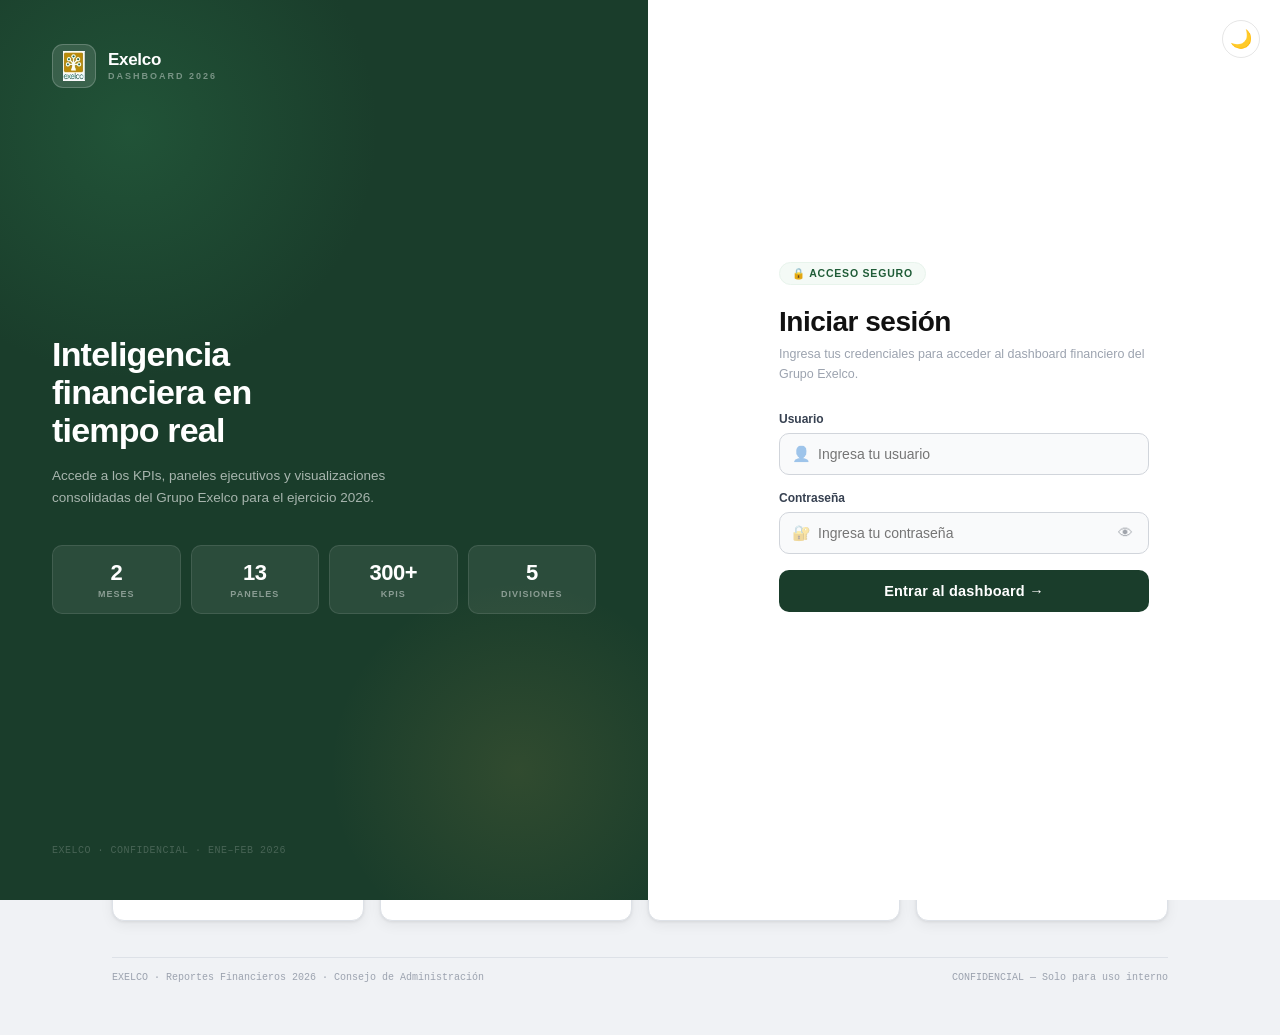
<file: index.html>
<!DOCTYPE html>
<html lang="es">
<head>
<meta charset="UTF-8"><meta name="viewport" content="width=device-width,initial-scale=1">
<link rel="icon" href="exelco.ico" type="image/x-icon">
<title>Exelco — Reportes Financieros 2026</title>
<link rel="stylesheet" href="styles.css">
<script src="auth.js"></script>
</head>
<body>

<!-- LOGIN OVERLAY -->
<div id="lov">
  <div class="lbox">
    <div class="llogo"><img src="exelco.ico" class="lico-img" alt="Exelco"></div>
    <h2>Exelco Dashboard</h2>
    <p>Reportes Financieros Consejo 2026</p>
    <input id="lu" class="lf" type="text" placeholder="Usuario" autocomplete="username">
    <input id="lp" class="lf" type="password" placeholder="Contraseña" autocomplete="current-password">
    <button class="lbtn" onclick="doLogin()">Ingresar</button>
    <div id="lerr" class="lerr"></div>
  </div>
  <div class="lbadge">EXELCO · CONFIDENCIAL · 2026</div>
</div>

<!-- TOPBAR -->
<nav class="topbar">
  <div class="tb-logo">
    <img src="exelco.ico" class="tb-ico" alt="Exelco">
    <span class="tb-brand">EXELCO</span>
  </div>
  <div class="tb-nav">
    <a href="index.html" class="tb-link active">Inicio</a>
    <a href="01_resumen.html" class="tb-link">01 · Resumen</a>
    <a href="02_ventas.html" class="tb-link">02 · Ventas</a>
    <a href="02b_tendencias.html" class="tb-link">02b · Tendencias</a>
    <a href="03_pl_bridge.html" class="tb-link">03 · E.R.</a>
    <a href="04_divisiones.html" class="tb-link">04 · Divisiones</a>
    <a href="05_energia.html" class="tb-link">05 · Energía</a>
    <a href="06_alimentos.html" class="tb-link">06 · Alimentos</a>
    <a href="07_inmobiliaria.html" class="tb-link">07 · Inmobiliaria</a>
    <a href="08_flujo.html" class="tb-link">08 · Flujo</a>
    <a href="08b_flujo_corp.html" class="tb-link">08b · F.Corp</a>
    <a href="09_deuda.html" class="tb-link">09 · Deuda</a>
    <a href="10_operaciones.html" class="tb-link">10 · Operaciones</a>
    <a href="11_cartera.html" class="tb-link">11 · Cartera</a>
  </div>
  <div class="tb-right">
    <span class="badge-c">ENE–FEB 2026</span>
    <button class="logoutb" onclick="doLogout()">Salir</button>
  </div>
</nav>

<!-- MAIN -->
<main class="page">
  <div class="ph">
    <div class="ey">Exelco · Consejo de Administración</div>
    <h1>Reportes Financieros 2026</h1>
    <p class="sub">Selecciona una sección para ver el análisis detallado con datos de Enero y Febrero 2026</p>
  </div>

  <!-- KPI STRIP -->
  <div class="kpis kpis4" style="margin-bottom:28px">
    <div class="kpi cg">
      <div class="lb">Ventas Ene 2026</div>
      <div class="vl">356,169</div>
      <div class="dl neu">Miles MXN</div>
    </div>
    <div class="kpi cr">
      <div class="lb">Ventas Feb 2026</div>
      <div class="vl">310,593</div>
      <div class="dl neg">▼ −12.8% vs Ene</div>
    </div>
    <div class="kpi cgo">
      <div class="lb">UAFIR Ene 2026</div>
      <div class="vl">33,295</div>
      <div class="dl neu">Margen 9.3%</div>
    </div>
    <div class="kpi cr">
      <div class="lb">UAFIR Feb 2026</div>
      <div class="vl">17,338</div>
      <div class="dl neg">▼ Margen 5.6%</div>
    </div>
  </div>

  <div class="sdiv">Secciones del Reporte</div>

  <div class="hub">
    <a href="01_resumen.html" class="hub-card">
      <div class="hnum">01</div>
      <div class="hico">📊</div>
      <div class="htitle">Dashboard Ejecutivo</div>
      <div class="hdesc">KPIs principales: Ventas, UAFIR, Utilidad Neta y tipo de cambio. Vista consolidada Enero vs Febrero.</div>
      <div class="hbadge">Ene · Feb · Comparativo</div>
    </a>
    <a href="02_ventas.html" class="hub-card">
      <div class="hnum">02</div>
      <div class="hico">📉</div>
      <div class="htitle">Desaceleración de Ingresos</div>
      <div class="hdesc">Análisis de ventas por división. Desglose de la caída de −12.8% en febrero respecto a enero.</div>
      <div class="hbadge">Ene · Feb · Comparativo</div>
    </a>
    <a href="03_pl_bridge.html" class="hub-card">
      <div class="hnum">03</div>
      <div class="hico">🌉</div>
      <div class="htitle">Estado de Resultado</div>
      <div class="hdesc">Waterfall de Ventas → Costo Directo → Margen → OpEx → UAFIR → Utilidad Neta.</div>
      <div class="hbadge">Ene · Feb · Comparativo</div>
    </a>
    <a href="04_divisiones.html" class="hub-card">
      <div class="hnum">04</div>
      <div class="hico">🥧</div>
      <div class="htitle">Mezcla Divisional</div>
      <div class="hdesc">Composición porcentual de ventas por división: Gas LP, Gasolina, Alimentos, Inmobiliaria.</div>
      <div class="hbadge">Ene · Feb · Comparativo</div>
    </a>
    <a href="05_energia.html" class="hub-card">
      <div class="hnum">05</div>
      <div class="hico">⛽</div>
      <div class="htitle">División Energía</div>
      <div class="hdesc">Gas LP y Gasolina. Volúmenes, márgenes y comparativo mensual detallado.</div>
      <div class="hbadge">Ene · Feb · Comparativo</div>
    </a>
    <a href="06_alimentos.html" class="hub-card">
      <div class="hnum">06</div>
      <div class="hico">🍽️</div>
      <div class="htitle">División Alimentos</div>
      <div class="hdesc">Operaciones México y Estados Unidos. Ventas, costos y márgenes por mercado.</div>
      <div class="hbadge">Ene · Feb · Comparativo</div>
    </a>
    <a href="07_inmobiliaria.html" class="hub-card">
      <div class="hnum">07</div>
      <div class="hico">🏢</div>
      <div class="htitle">División Inmobiliaria</div>
      <div class="hdesc">Portafolio México y EU. Ingresos por renta, ocupación y comparativo mensual.</div>
      <div class="hbadge">Ene · Feb · Comparativo</div>
    </a>
    <a href="08_flujo.html" class="hub-card">
      <div class="hnum">08</div>
      <div class="hico">💧</div>
      <div class="htitle">Flujo de Efectivo</div>
      <div class="hdesc">Flujo operativo, de inversión y financiero. UAFIR FL y posición de caja.</div>
      <div class="hbadge">Ene · Feb · Comparativo</div>
    </a>
    <a href="08b_flujo_corp.html" class="hub-card">
      <div class="hnum">08b</div>
      <div class="hico">⚖️</div>
      <div class="htitle">Flujo Corporativo</div>
      <div class="hdesc">Balance visual de ingresos y egresos corporativos. Escala interactiva mes a mes con detalle vs presupuesto.</div>
      <div class="hbadge">Ene · Feb · Comparativo</div>
    </a>
    <a href="09_deuda.html" class="hub-card">
      <div class="hnum">09</div>
      <div class="hico">🏦</div>
      <div class="htitle">Deuda</div>
      <div class="hdesc">Estructura de deuda total, vencimientos, cobertura y apalancamiento Deuda/UAFIR.</div>
      <div class="hbadge">Ene · Feb · Comparativo</div>
    </a>
    <a href="10_operaciones.html" class="hub-card">
      <div class="hnum">10</div>
      <div class="hico">👥</div>
      <div class="htitle">Operaciones & Personal</div>
      <div class="hdesc">Headcount por división, productividad, unidades operativas y métricas operacionales.</div>
      <div class="hbadge">Ene · Feb · Comparativo</div>
    </a>
    <a href="11_cartera.html" class="hub-card">
      <div class="hnum">11</div>
      <div class="hico">📋</div>
      <div class="htitle">Cartera Vencida</div>
      <div class="hdesc">Análisis de cuentas por cobrar vencidas por división. Antigüedad y concentración de riesgo.</div>
      <div class="hbadge">Ene · Feb · Comparativo</div>
    </a>
  </div>

  <div class="foot">
    <span>EXELCO · Reportes Financieros 2026 · Consejo de Administración</span>
    <span>CONFIDENCIAL — Solo para uso interno</span>
  </div>
</main>
</body>
</html>
</file>
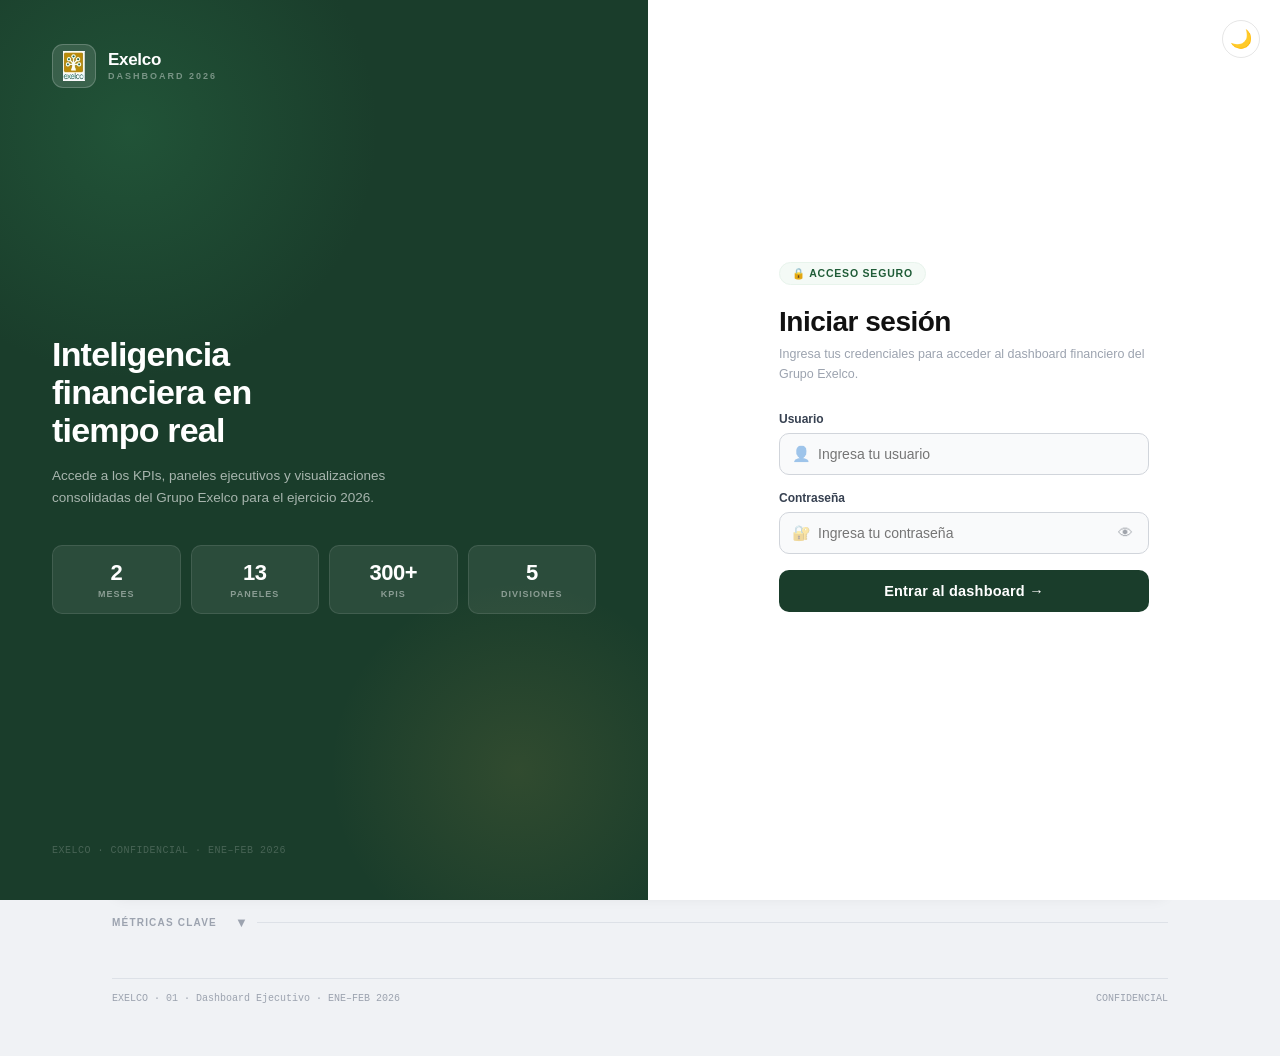
<file: 01_resumen.html>
<!DOCTYPE html>
<html lang="es">
<head>
<meta charset="UTF-8"><meta name="viewport" content="width=device-width,initial-scale=1">
<link rel="icon" href="exelco.ico" type="image/x-icon">
<title>01 · Dashboard Ejecutivo — Exelco 2026</title>
<link rel="stylesheet" href="styles.css">
<style>
.sdiv{cursor:pointer;user-select:none;display:flex;align-items:center;justify-content:space-between}
.sdiv .toggle-icon{font-size:13px;font-weight:700;margin-left:10px;transition:transform .25s}
.sdiv.open .toggle-icon{transform:rotate(180deg)}
.collapsible{overflow:hidden;transition:max-height .3s ease,opacity .3s ease;max-height:0;opacity:0}
.collapsible.open{max-height:3000px;opacity:1}
</style>
<script src="auth.js"></script>
<script src="chart.min.js"></script>
</head>
<body>

<div id="lov">
  <div class="lbox">
    <div class="llogo"><img src="exelco.ico" class="lico-img" alt="Exelco"></div>
    <h2>Exelco Dashboard</h2><p>Reportes Financieros Consejo 2026</p>
    <input id="lu" class="lf" type="text" placeholder="Usuario" autocomplete="username">
    <input id="lp" class="lf" type="password" placeholder="Contraseña" autocomplete="current-password">
    <button class="lbtn" onclick="doLogin()">Ingresar</button>
    <div id="lerr" class="lerr"></div>
  </div>
  <div class="lbadge">EXELCO · CONFIDENCIAL · 2026</div>
</div>

<nav class="topbar">
  <div class="tb-logo">
    <img src="exelco.ico" class="tb-ico" alt="Exelco">
    <span class="tb-brand">EXELCO</span>
  </div>
  <div class="tb-nav">
    <a href="index.html" class="tb-link">Inicio</a>
    <a href="01_resumen.html" class="tb-link active">01 · Resumen</a>
    <a href="02_ventas.html" class="tb-link">02 · Ventas</a>
    <a href="02b_tendencias.html" class="tb-link">02b · Tendencias</a>
    <a href="03_pl_bridge.html" class="tb-link">03 · E.R.</a>
    <a href="04_divisiones.html" class="tb-link">04 · Divisiones</a>
    <a href="05_energia.html" class="tb-link">05 · Energía</a>
    <a href="06_alimentos.html" class="tb-link">06 · Alimentos</a>
    <a href="07_inmobiliaria.html" class="tb-link">07 · Inmobiliaria</a>
    <a href="08_flujo.html" class="tb-link">08 · Flujo</a>
    <a href="08b_flujo_corp.html" class="tb-link">08b · F.Corp</a>
    <a href="09_deuda.html" class="tb-link">09 · Deuda</a>
    <a href="10_operaciones.html" class="tb-link">10 · Operaciones</a>
    <a href="11_cartera.html" class="tb-link">11 · Cartera</a>
  </div>
  <div class="tb-right">
    <span class="badge-c">ENE–FEB 2026</span>
    <button class="logoutb" onclick="doLogout()">Salir</button>
  </div>
</nav>

<main class="page">
  <div class="ph">
    <div class="ey">01 · Dashboard Ejecutivo</div>
    <h1>Resumen Financiero Consolidado</h1>
    <p class="sub">Indicadores clave de desempeño — Enero y Febrero 2026 (En Miles MXN)</p>
  </div>

  <!-- MONTH TABS -->
  <div class="mtabs">
    <button class="mtab on" onclick="goM('ene',this)">Enero 2026</button>
    <button class="mtab" onclick="goM('feb',this)">Febrero 2026</button>
    <button class="mtab" onclick="goM('cmp',this)">Ene vs Feb</button>
  </div>

  <!-- ENERO -->
  <div id="m-ene" class="mpnl on">
    <div class="kpis kpis4">
      <div class="kpi cg"><div class="lb">Ventas Netas</div><div class="vl">356,169</div><div class="dl neu">100% de ventas</div></div>
      <div class="kpi cgo"><div class="lb">UAFIR</div><div class="vl">33,295</div><div class="dl pos">9.3% de ventas</div></div>
      <div class="kpi cn"><div class="lb">UAFIR con Flujo Libre</div><div class="vl">40,174</div><div class="dl pos">11.3% de ventas</div></div>
      <div class="kpi cg"><div class="lb">Utilidad Neta</div><div class="vl">24,210</div><div class="dl pos">6.8% de ventas</div></div>
    </div>
    <div class="kpis kpis4">
      <div class="kpi cr"><div class="lb">Costo Directo</div><div class="vl">207,906</div><div class="dl neu">58.4% de ventas</div></div>
      <div class="kpi cg"><div class="lb">Margen de Contribución</div><div class="vl">148,263</div><div class="dl pos">41.6% de ventas</div></div>
      <div class="kpi cgo"><div class="lb">Gastos Operativos</div><div class="vl">114,968</div><div class="dl neu">32.3% de ventas</div></div>
      <div class="kpi cg"><div class="lb">Net Cash Flow</div><div class="vl">+14,234</div><div class="dl pos">▲ Flujo neto del mes</div></div>
    </div>

    <div class="cc">
      <div class="cc-head">
        <div><div class="ey">Enero 2026</div><h2>Estado de Resultado</h2><p>De ventas a utilidad neta</p></div>
        <div class="leg">
          <div class="li"><div class="ld" style="background:#2e7d4f"></div>Ingresos / Positivo</div>
          <div class="li"><div class="ld" style="background:#c0392b"></div>Costos / Negativo</div>
        </div>
      </div>
      <div class="cw cw-md"><canvas id="plEne"></canvas></div>
      <div class="ins">
        <strong>Enero 2026:</strong> Ventas de <strong>$356,169</strong> con margen de contribución del <strong>41.6%</strong>.
        Los gastos operativos de $114,968 comprimen el UAFIR a <strong>$33,295 (9.3%)</strong>.
        Tras gastos financieros e impuestos de $9,085, la utilidad neta queda en <strong>$24,210 (6.8%)</strong>.
      </div>
    </div>

    <div class="sdiv" onclick="toggleDtl(this)">Métricas Clave <span class="toggle-icon">▼</span></div>
    <div class="collapsible"><div class="g2">
      <div class="cc" style="margin-bottom:0">
        <div class="cc-head"><div><div class="ey">Enero 2026</div><h2>Estado de Resultados</h2></div></div>
        <div class="mrow"><span class="mk">Ventas Netas</span><span class="mv p">$356,169</span></div>
        <div class="mrow"><span class="mk">Costo Directo</span><span class="mv r">($207,906)</span></div>
        <div class="mrow"><span class="mk">Margen de Contribución</span><span class="mv p">$148,263 — 41.6%</span></div>
        <div class="mrow"><span class="mk">Gastos Operativos</span><span class="mv r">($114,968)</span></div>
        <div class="mrow"><span class="mk">UAFIR</span><span class="mv p">$33,295 — 9.3%</span></div>
        <div class="mrow"><span class="mk">Gastos Financieros + ISR</span><span class="mv r">($9,085)</span></div>
        <div class="mrow"><span class="mk">Utilidad Neta</span><span class="mv p">$24,210 — 6.8%</span></div>
      </div>
      <div class="cc" style="margin-bottom:0">
        <div class="cc-head"><div><div class="ey">Enero 2026</div><h2>Ventas por División</h2></div></div>
        <div class="mrow"><span class="mk">Energía</span><span class="mv p">$248,051 — 69.6%</span></div>
        <div class="mrow"><span class="mk">Alimentos MX</span><span class="mv go">$84,967 — 23.8%</span></div>
        <div class="mrow"><span class="mk">Alimentos EU</span><span class="mv go">$14,541 — 4.1%</span></div>
        <div class="mrow"><span class="mk">Inmobiliaria MX</span><span class="mv">$6,842 — 1.9%</span></div>
        <div class="mrow"><span class="mk">Inmobiliaria EU</span><span class="mv">$1,768 — 0.5%</span></div>
        <div class="mrow"><span class="mk" style="font-weight:700">Total</span><span class="mv p" style="color:#1a3d2b">$356,169</span></div>
      </div>
    </div></div>
  </div>

  <!-- FEBRERO -->
  <div id="m-feb" class="mpnl">
    <div class="kpis kpis4">
      <div class="kpi cr"><div class="lb">Ventas Netas</div><div class="vl">310,593</div><div class="dl neg">▼ −12.8% vs Ene</div></div>
      <div class="kpi cr"><div class="lb">UAFIR</div><div class="vl">17,338</div><div class="dl neg">5.6% de ventas</div></div>
      <div class="kpi cn"><div class="lb">UAFIR con Flujo Libre</div><div class="vl">24,324</div><div class="dl neg">7.8% de ventas</div></div>
      <div class="kpi cr"><div class="lb">Utilidad Neta</div><div class="vl">8,310</div><div class="dl neg">2.7% de ventas</div></div>
    </div>
    <div class="kpis kpis4">
      <div class="kpi cr"><div class="lb">Costo Directo</div><div class="vl">184,196</div><div class="dl neu">59.3% de ventas</div></div>
      <div class="kpi cg"><div class="lb">Margen de Contribución</div><div class="vl">126,397</div><div class="dl neg">40.7% de ventas</div></div>
      <div class="kpi cgo"><div class="lb">Gastos Operativos</div><div class="vl">109,058</div><div class="dl neu">35.1% de ventas</div></div>
      <div class="kpi cr"><div class="lb">Net Cash Flow</div><div class="vl">−4,251</div><div class="dl neg">▼ Flujo neto del mes</div></div>
    </div>

    <div class="cc">
      <div class="cc-head">
        <div><div class="ey">Febrero 2026</div><h2>Estado de Resultado</h2><p>De ventas a utilidad neta</p></div>
        <div class="leg">
          <div class="li"><div class="ld" style="background:#2e7d4f"></div>Ingresos / Positivo</div>
          <div class="li"><div class="ld" style="background:#c0392b"></div>Costos / Negativo</div>
        </div>
      </div>
      <div class="cw cw-md"><canvas id="plFeb"></canvas></div>
      <div class="ins">
        <strong>Febrero 2026:</strong> Las ventas caen a <strong>$310,593 (−12.8%)</strong> respecto a enero.
        El margen de contribución baja a <strong>40.7%</strong> y los gastos operativos de $109,058 representan el <strong>35.1%</strong> de ventas.
        La utilidad neta se comprime drásticamente a <strong>$8,310 (2.7%)</strong>, una caída del <strong>−65.7%</strong> vs enero.
      </div>
    </div>

    <div class="sdiv" onclick="toggleDtl(this)">Métricas Clave <span class="toggle-icon">▼</span></div>
    <div class="collapsible"><div class="g2">
      <div class="cc" style="margin-bottom:0">
        <div class="cc-head"><div><div class="ey">Febrero 2026</div><h2>Estado de Resultados</h2></div></div>
        <div class="mrow"><span class="mk">Ventas Netas</span><span class="mv r">$310,593</span></div>
        <div class="mrow"><span class="mk">Costo Directo</span><span class="mv r">($184,196)</span></div>
        <div class="mrow"><span class="mk">Margen de Contribución</span><span class="mv go">$126,397 — 40.7%</span></div>
        <div class="mrow"><span class="mk">Gastos Operativos</span><span class="mv r">($109,058)</span></div>
        <div class="mrow"><span class="mk">UAFIR</span><span class="mv r">$17,338 — 5.6%</span></div>
        <div class="mrow"><span class="mk">Gastos Financieros + ISR</span><span class="mv r">($9,028)</span></div>
        <div class="mrow"><span class="mk">Utilidad Neta</span><span class="mv r">$8,310 — 2.7%</span></div>
      </div>
      <div class="cc" style="margin-bottom:0">
        <div class="cc-head"><div><div class="ey">Febrero 2026</div><h2>Ventas por División</h2></div></div>
        <div class="mrow"><span class="mk">Energía</span><span class="mv r">$219,052 — 70.5%</span></div>
        <div class="mrow"><span class="mk">Alimentos MX</span><span class="mv r">$69,036 — 22.2%</span></div>
        <div class="mrow"><span class="mk">Alimentos EU</span><span class="mv go">$13,879 — 4.5%</span></div>
        <div class="mrow"><span class="mk">Inmobiliaria MX</span><span class="mv">$6,870 — 2.2%</span></div>
        <div class="mrow"><span class="mk">Inmobiliaria EU</span><span class="mv">$1,756 — 0.6%</span></div>
        <div class="mrow"><span class="mk" style="font-weight:700">Total</span><span class="mv r">$310,593</span></div>
      </div>
    </div></div>
  </div>

  <!-- COMPARATIVO -->
  <div id="m-cmp" class="mpnl">
    <div class="kpis kpis4">
      <div class="kpi cr"><div class="lb">Δ Ventas</div><div class="vl">−45,576</div><div class="dl neg">▼ −12.8%</div></div>
      <div class="kpi cr"><div class="lb">Δ UAFIR</div><div class="vl">−15,957</div><div class="dl neg">▼ −47.9%</div></div>
      <div class="kpi cr"><div class="lb">Δ UAFIR FL</div><div class="vl">−15,850</div><div class="dl neg">▼ −39.5%</div></div>
      <div class="kpi cr"><div class="lb">Δ Utilidad Neta</div><div class="vl">−15,900</div><div class="dl neg">▼ −65.7%</div></div>
    </div>

    <div class="cc">
      <div class="cc-head">
        <div><div class="ey">Ene vs Feb 2026</div><h2>Comparativo de KPIs</h2><p>Enero contra Febrero 2026</p></div>
        <div class="leg">
          <div class="li"><div class="ld" style="background:#1a3d2b"></div>Enero 2026</div>
          <div class="li"><div class="ld" style="background:#c0392b"></div>Febrero 2026</div>
        </div>
      </div>
      <div class="cw"><canvas id="cmpChart"></canvas></div>
      <div class="ins">
        <strong>Caída sistémica en febrero:</strong> Todas las métricas clave muestran deterioro. Las ventas caen <strong>−12.8%</strong>,
        pero el impacto en rentabilidad es desproporcionado: el UAFIR cae <strong>−47.9%</strong> y la utilidad neta
        colapsa <strong>−65.7%</strong>, evidenciando el alto apalancamiento operativo de la empresa.
      </div>
    </div>

    <div class="sdiv" onclick="toggleDtl(this)">Tabla Comparativa Detallada <span class="toggle-icon">▼</span></div>
    <div class="collapsible"><div class="cc">
      <table class="dtbl">
        <thead>
          <tr>
            <th>Métrica</th>
            <th style="text-align:right">Enero 2026</th>
            <th style="text-align:right">Febrero 2026</th>
            <th style="text-align:right">Variación $</th>
            <th style="text-align:right">Variación %</th>
          </tr>
        </thead>
        <tbody>
          <tr><td class="metric">Ventas Netas</td><td style="text-align:right" class="ng">356,169</td><td style="text-align:right" class="nr">310,593</td><td style="text-align:right" class="nr">−45,576</td><td style="text-align:right"><span class="badge r">−12.8%</span></td></tr>
          <tr><td class="metric">Costo Directo</td><td style="text-align:right" class="nr">207,906</td><td style="text-align:right" class="nr">184,196</td><td style="text-align:right" class="ng">−23,710</td><td style="text-align:right"><span class="badge g">−11.4%</span></td></tr>
          <tr><td class="metric">Margen de Contribución</td><td style="text-align:right" class="ng">148,263</td><td style="text-align:right" class="nr">126,397</td><td style="text-align:right" class="nr">−21,866</td><td style="text-align:right"><span class="badge r">−14.7%</span></td></tr>
          <tr><td class="metric">% Margen</td><td style="text-align:right">41.6%</td><td style="text-align:right">40.7%</td><td style="text-align:right">−0.9 pp</td><td style="text-align:right">—</td></tr>
          <tr><td class="metric">Gastos Operativos</td><td style="text-align:right" class="nr">114,968</td><td style="text-align:right" class="nr">109,058</td><td style="text-align:right" class="ng">−5,910</td><td style="text-align:right"><span class="badge g">−5.1%</span></td></tr>
          <tr><td class="metric fw7">UAFIR</td><td style="text-align:right" class="ng fw7">33,295</td><td style="text-align:right" class="nr fw7">17,338</td><td style="text-align:right" class="nr fw7">−15,957</td><td style="text-align:right"><span class="badge r">−47.9%</span></td></tr>
          <tr><td class="metric">UAFIR FL</td><td style="text-align:right" class="ng">40,174</td><td style="text-align:right" class="nr">24,324</td><td style="text-align:right" class="nr">−15,850</td><td style="text-align:right"><span class="badge r">−39.5%</span></td></tr>
          <tr><td class="metric fw7">Utilidad Neta</td><td style="text-align:right" class="ng fw7">24,210</td><td style="text-align:right" class="nr fw7">8,310</td><td style="text-align:right" class="nr fw7">−15,900</td><td style="text-align:right"><span class="badge r">−65.7%</span></td></tr>
          <tr><td class="metric">Net Cash Flow</td><td style="text-align:right" class="ng">+14,234</td><td style="text-align:right" class="nr">−4,251</td><td style="text-align:right" class="nr">−18,485</td><td style="text-align:right"><span class="badge r">−129.9%</span></td></tr>
        </tbody>
      </table>
    </div></div>
  </div>

  <div class="foot">
    <span>EXELCO · 01 · Dashboard Ejecutivo · ENE–FEB 2026</span>
    <span>CONFIDENCIAL</span>
  </div>
</main>

<script>
function toggleDtl(hdr){
  const panel=hdr.nextElementSibling;
  const isOpen=panel.classList.contains('open');
  panel.classList.toggle('open',!isOpen);
  hdr.classList.toggle('open',!isOpen);
}

const G = {g800:'#1a3d2b',g700:'#1f5c37',g600:'#2e7d4f',gold:'#c9a84c',navy:'#1e3a5f',red:'#c0392b',gray:'#9ca3af'};

// P&L waterfall helper
function makeWaterfall(ctx, labels, vals, colors){
  const bases=[];let run=0;
  vals.forEach((v,i)=>{
    if(i===0||i===vals.length-1){bases.push(0);}
    else{bases.push(run);}
    if(v>0)run+=v; else run+=v;
  });
  // recalc properly
  const b2=[]; let cum=0;
  vals.forEach((v,i)=>{
    if(i===0){b2.push(0);cum=v;}
    else if(i===vals.length-1){b2.push(0);}
    else{
      if(v<0){b2.push(cum+v);cum+=v;}
      else{b2.push(cum);cum+=v;}
    }
  });
  return new Chart(ctx,{
    type:'bar',
    data:{
      labels,
      datasets:[
        {data:b2,backgroundColor:'transparent',stack:'s'},
        {data:vals.map(v=>Math.abs(v)),backgroundColor:colors,stack:'s',borderRadius:3}
      ]
    },
    options:{
      responsive:true,maintainAspectRatio:false,
      plugins:{legend:{display:false},tooltip:{callbacks:{label:c=>c.datasetIndex===1?'$'+vals[c.dataIndex].toLocaleString()+'K':''}}},
      scales:{x:{stacked:true,grid:{display:false},ticks:{font:{size:14,weight:'700'}}},y:{stacked:true,grid:{color:'#f0f0f0'},ticks:{callback:v=>v.toLocaleString(),font:{size:14,weight:'700'}}}}
    }
  });
}

document.addEventListener('DOMContentLoaded',()=>{
  const eneVals=[356169,-207906,148263,-114968,33295,-9085,24210];
  const eneColors=[G.g600,G.red,G.g600,G.red,G.g600,G.red,G.g800];
  const eneLabels=['Ventas','Costo Dir.','M. Contrib.','OpEx','UAFIR','Fin+ISR','Ut. Neta'];
  makeWaterfall(document.getElementById('plEne'),eneLabels,eneVals,eneColors);

  const febVals=[310593,-184196,126397,-109058,17338,-9028,8310];
  const febColors=[G.red,G.red,G.red,G.red,G.red,G.red,G.red];
  makeWaterfall(document.getElementById('plFeb'),eneLabels,febVals,febColors);

  new Chart(document.getElementById('cmpChart'),{
    type:'bar',
    data:{
      labels:['Ventas Netas','UAFIR','UAFIR FL','Utilidad Neta'],
      datasets:[
        {label:'Enero 2026',data:[356169,33295,40174,24210],backgroundColor:G.g800,borderRadius:4},
        {label:'Febrero 2026',data:[310593,17338,24324,8310],backgroundColor:G.red,borderRadius:4}
      ]
    },
    options:{
      responsive:true,maintainAspectRatio:false,
      plugins:{legend:{display:false}},
      scales:{x:{grid:{display:false},ticks:{font:{size:14,weight:'700'}}},y:{grid:{color:'#f0f0f0'},ticks:{callback:v=>v.toLocaleString(),font:{size:14,weight:'700'}}}}
    }
  });
});
</script>
</body>
</html>
</file>
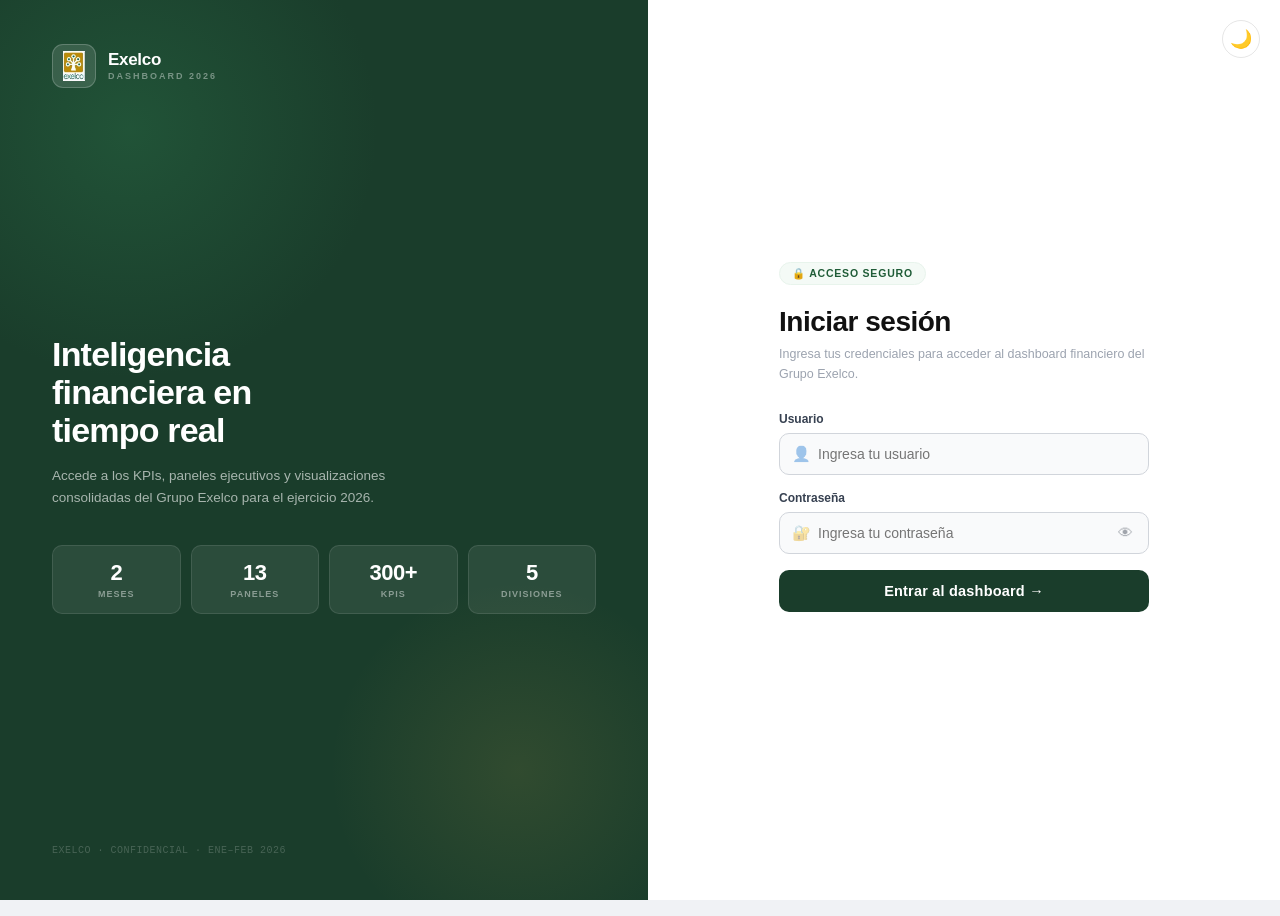
<file: 02b_tendencias.html>
<!DOCTYPE html>
<html lang="es">
<head>
<meta charset="UTF-8"><meta name="viewport" content="width=device-width,initial-scale=1">
<link rel="icon" href="exelco.ico" type="image/x-icon">
<title>02b · Tendencias — Exelco 2026</title>
<link rel="stylesheet" href="styles.css">
<script src="auth.js"></script>
<script src="chart.min.js"></script>
<style>
.td-grid{display:grid;grid-template-columns:1fr 1fr;gap:20px;margin-bottom:22px}
.cw-trend{height:295px}
.td-badge{display:inline-flex;align-items:center;gap:6px;font-size:11px;font-weight:600;
  padding:3px 9px;border-radius:20px;margin-bottom:12px}
.td-badge.real{background:rgba(26,61,43,.1);color:var(--g800)}
.td-badge.ppto{background:rgba(201,168,76,.12);color:#916d00}
.td-badge.aa{background:#f2f2f2;color:#666}
.td-sep{width:20px;height:2px;display:inline-block;vertical-align:middle;margin-right:4px;border-radius:1px}
.td-sep.solid{background:var(--g800)}
.td-sep.dash-g{background:repeating-linear-gradient(to right,#c9a84c 0,#c9a84c 5px,transparent 5px,transparent 9px)}
.td-sep.dash-gray{background:repeating-linear-gradient(to right,#9b9ea0 0,#9b9ea0 4px,transparent 4px,transparent 8px)}
.td-kpi-row{display:flex;gap:10px;flex-wrap:wrap;margin-bottom:8px}
.td-kpi{flex:1;min-width:140px;background:var(--card);border-radius:10px;padding:12px 14px;
  box-shadow:var(--sh);border-left:4px solid var(--brd)}
.td-kpi.g{border-left-color:var(--g600)}.td-kpi.r{border-left-color:var(--red)}.td-kpi.o{border-left-color:#c9a84c}
.td-kpi .lb{font-size:10px;text-transform:uppercase;letter-spacing:.7px;color:var(--tx3);margin-bottom:4px}
.td-kpi .vl{font-size:20px;font-weight:800;color:var(--tx1);line-height:1}
.td-kpi .dl{font-size:11px;margin-top:3px;color:var(--tx2)}
.td-kpi .dl.pos{color:var(--g600)}.td-kpi .dl.neg{color:var(--red)}
</style>
</head>
<body>

<div id="lov">
  <div class="lbox">
    <div class="llogo"><img src="exelco.ico" class="lico-img" alt="Exelco"></div>
    <h2>Exelco Dashboard</h2><p>Reportes Financieros Consejo 2026</p>
    <input id="lu" class="lf" type="text" placeholder="Usuario" autocomplete="username">
    <input id="lp" class="lf" type="password" placeholder="Contraseña" autocomplete="current-password">
    <button class="lbtn" onclick="doLogin()">Ingresar</button>
    <div id="lerr" class="lerr"></div>
  </div>
  <div class="lbadge">EXELCO · CONFIDENCIAL · 2026</div>
</div>

<nav class="topbar">
  <div class="tb-logo">
    <img src="exelco.ico" class="tb-ico" alt="Exelco">
    <span class="tb-brand">EXELCO</span>
  </div>
  <div class="tb-nav">
    <a href="index.html" class="tb-link">Inicio</a>
    <a href="01_resumen.html" class="tb-link">01 · Resumen</a>
    <a href="02_ventas.html" class="tb-link">02 · Ventas</a>
    <a href="02b_tendencias.html" class="tb-link">02b · Tendencias</a>
    <a href="03_pl_bridge.html" class="tb-link">03 · E.R.</a>
    <a href="04_divisiones.html" class="tb-link">04 · Divisiones</a>
    <a href="05_energia.html" class="tb-link">05 · Energía</a>
    <a href="06_alimentos.html" class="tb-link">06 · Alimentos</a>
    <a href="07_inmobiliaria.html" class="tb-link">07 · Inmobiliaria</a>
    <a href="08_flujo.html" class="tb-link">08 · Flujo</a>
    <a href="08b_flujo_corp.html" class="tb-link">08b · F.Corp</a>
    <a href="09_deuda.html" class="tb-link">09 · Deuda</a>
    <a href="10_operaciones.html" class="tb-link">10 · Operaciones</a>
    <a href="11_cartera.html" class="tb-link">11 · Cartera</a>
  </div>
  <div class="tb-right">
    <span class="badge-c">ENE–FEB 2026</span>
    <button class="logoutb" onclick="doLogout()">Salir</button>
  </div>
</nav>

<main class="page">
  <div class="ph">
    <div class="ey">02b · Tendencias de Ventas</div>
    <h1>Tendencias</h1>
    <p class="sub">Fuente: Hoja "Tendencias" · Ventas 2026 Real vs Presupuesto 2026 vs Ventas 2025 (En Miles MXN)</p>
  </div>

  <div class="mtabs">
    <button class="mtab on" onclick="goM('ene',this)">Enero 2026</button>
    <button class="mtab" onclick="goM('feb',this)">Febrero 2026</button>
    <button class="mtab" onclick="goM('cmp',this)">Ene vs Feb</button>
  </div>

  <!-- ══════════ ENERO ══════════ -->
  <div id="m-ene" class="mpnl on">

    <div class="td-kpi-row">
      <div class="td-kpi g">
        <div class="lb">Grupo Exelco · Ene Real</div>
        <div class="vl">356,169</div>
        <div class="dl">Miles MXN</div>
      </div>
      <div class="td-kpi r">
        <div class="lb">vs Presupuesto</div>
        <div class="vl">−34,837</div>
        <div class="dl neg">−8.9% bajo ppto ($391,006)</div>
      </div>
      <div class="td-kpi r">
        <div class="lb">vs Ventas 2025</div>
        <div class="vl">−20,685</div>
        <div class="dl neg">−5.5% vs ene 2025 ($376,854)</div>
      </div>
    </div>

    <div class="td-grid">
      <!-- Grupo Exelco -->
      <div class="cc">
        <div class="cc-head">
          <div>
            <div class="ey">Enero 2026 · Miles MXN</div>
            <h2>Grupo Exelco</h2>
          </div>
          <div class="leg">
            <div class="li"><span class="td-sep solid"></span>Vtas 26</div>
            <div class="li"><span class="td-sep dash-g"></span>Ppto 26</div>
            <div class="li"><span class="td-sep dash-gray"></span>Vtas 25</div>
          </div>
        </div>
        <div class="cw cw-trend"><canvas id="eEX"></canvas></div>
      </div>
      <!-- Sin Pozos -->
      <div class="cc">
        <div class="cc-head">
          <div>
            <div class="ey">Enero 2026 · Miles MXN</div>
            <h2>Grupo Exelco — Sin Pozos</h2>
          </div>
          <div class="leg">
            <div class="li"><span class="td-sep solid"></span>Vtas 26</div>
            <div class="li"><span class="td-sep dash-g"></span>Ppto 26</div>
            <div class="li"><span class="td-sep dash-gray"></span>Vtas 25</div>
          </div>
        </div>
        <div class="cw cw-trend"><canvas id="eSP"></canvas></div>
      </div>
    </div>

    <div class="ins">
      <strong>Enero 2026:</strong>
      Grupo Exelco cierra con ventas de <strong>$356,169</strong>, por debajo del presupuesto en <strong>−8.9%</strong> (−$34,837).
      Respecto al mismo mes del año anterior también hay retroceso de <strong>−5.5%</strong> (−$20,685 vs $376,854 en Ene 2025).
      Sin Pozos: <strong>$348,541</strong>, −9.1% vs Ppto (−$34,687) y −5.8% vs 2025 (−$21,425).
      El presupuesto anual del Grupo Exelco asciende a <strong>$4,690M</strong>; la meta mensual promedio es ~$390.8MM.
    </div>
  </div>

  <!-- ══════════ FEBRERO ══════════ -->
  <div id="m-feb" class="mpnl">

    <div class="td-kpi-row">
      <div class="td-kpi r">
        <div class="lb">Grupo Exelco · Feb Real</div>
        <div class="vl">310,593</div>
        <div class="dl neg">▼ −12.8% vs Ene 2026</div>
      </div>
      <div class="td-kpi r">
        <div class="lb">vs Presupuesto</div>
        <div class="vl">−47,726</div>
        <div class="dl neg">−13.3% bajo ppto ($358,319)</div>
      </div>
      <div class="td-kpi r">
        <div class="lb">vs Ventas 2025</div>
        <div class="vl">−56,894</div>
        <div class="dl neg">−15.5% vs feb 2025 ($367,487)</div>
      </div>
    </div>

    <div class="td-grid">
      <div class="cc">
        <div class="cc-head">
          <div>
            <div class="ey">Febrero 2026 · Miles MXN</div>
            <h2>Grupo Exelco</h2>
          </div>
          <div class="leg">
            <div class="li"><span class="td-sep solid"></span>Vtas 26</div>
            <div class="li"><span class="td-sep dash-g"></span>Ppto 26</div>
            <div class="li"><span class="td-sep dash-gray"></span>Vtas 25</div>
          </div>
        </div>
        <div class="cw cw-trend"><canvas id="fEX"></canvas></div>
      </div>
      <div class="cc">
        <div class="cc-head">
          <div>
            <div class="ey">Febrero 2026 · Miles MXN</div>
            <h2>Grupo Exelco — Sin Pozos</h2>
          </div>
          <div class="leg">
            <div class="li"><span class="td-sep solid"></span>Vtas 26</div>
            <div class="li"><span class="td-sep dash-g"></span>Ppto 26</div>
            <div class="li"><span class="td-sep dash-gray"></span>Vtas 25</div>
          </div>
        </div>
        <div class="cw cw-trend"><canvas id="fSP"></canvas></div>
      </div>
    </div>

    <div class="ins">
      <strong>Febrero 2026:</strong>
      La desaceleración se profundiza: Grupo Exelco cae a <strong>$310,593</strong>, <strong>−12.8% vs enero</strong> y
      <strong>−13.3% vs Presupuesto</strong> (brecha de −$47,726).
      La brecha vs 2025 se amplía a <strong>−15.5%</strong> (−$56,894).
      Sin Pozos registra <strong>$302,490</strong>, −13.2% vs enero, −13.9% vs Ppto y −16.0% vs 2025.
      Acumulado Ene+Feb: Grupo Exelco <strong>$666,868</strong> vs Ppto <strong>$749,432</strong> (−$82,564, −11.0%).
    </div>
  </div>

  <!-- ══════════ COMPARATIVO ══════════ -->
  <div id="m-cmp" class="mpnl">

    <div class="td-kpi-row">
      <div class="td-kpi r">
        <div class="lb">Δ Grupo Exelco Ene→Feb</div>
        <div class="vl">−45,682</div>
        <div class="dl neg">−12.8%</div>
      </div>
      <div class="td-kpi r">
        <div class="lb">Δ Sin Pozos Ene→Feb</div>
        <div class="vl">−46,157</div>
        <div class="dl neg">−13.2%</div>
      </div>
      <div class="td-kpi r">
        <div class="lb">Acum vs 2025</div>
        <div class="vl">−77,579</div>
        <div class="dl neg">666,868 vs 744,447 año ant.</div>
      </div>
    </div>

    <div class="td-grid">
      <div class="cc">
        <div class="cc-head">
          <div>
            <div class="ey">Ene + Feb 2026 · Miles MXN</div>
            <h2>Grupo Exelco</h2>
          </div>
          <div class="leg">
            <div class="li"><span class="td-sep solid"></span>Vtas 26</div>
            <div class="li"><span class="td-sep dash-g"></span>Ppto 26</div>
            <div class="li"><span class="td-sep dash-gray"></span>Vtas 25</div>
          </div>
        </div>
        <div class="cw cw-trend"><canvas id="cEX"></canvas></div>
      </div>
      <div class="cc">
        <div class="cc-head">
          <div>
            <div class="ey">Ene + Feb 2026 · Miles MXN</div>
            <h2>Grupo Exelco — Sin Pozos</h2>
          </div>
          <div class="leg">
            <div class="li"><span class="td-sep solid"></span>Vtas 26</div>
            <div class="li"><span class="td-sep dash-g"></span>Ppto 26</div>
            <div class="li"><span class="td-sep dash-gray"></span>Vtas 25</div>
          </div>
        </div>
        <div class="cw cw-trend"><canvas id="cSP"></canvas></div>
      </div>
    </div>

    <div class="sdiv">Tabla Comparativa de Tendencias</div>
    <div class="cc">
      <table class="dtbl">
        <thead>
          <tr>
            <th>Concepto</th>
            <th style="text-align:right">Ene Real</th>
            <th style="text-align:right">Ene Ppto</th>
            <th style="text-align:right">Ene vs P</th>
            <th style="text-align:right">Ene vs 25</th>
            <th style="text-align:right">Feb Real</th>
            <th style="text-align:right">Feb Ppto</th>
            <th style="text-align:right">Feb vs P</th>
            <th style="text-align:right">Feb vs 25</th>
          </tr>
        </thead>
        <tbody>
          <tr>
            <td class="metric fw7">Grupo Exelco</td>
            <td style="text-align:right">356,169</td>
            <td style="text-align:right">391,006</td>
            <td style="text-align:right"><span class="badge r">−8.9%</span></td>
            <td style="text-align:right"><span class="badge r">−5.5%</span></td>
            <td style="text-align:right" class="nr">310,593</td>
            <td style="text-align:right">358,319</td>
            <td style="text-align:right"><span class="badge r">−13.3%</span></td>
            <td style="text-align:right"><span class="badge r">−15.5%</span></td>
          </tr>
          <tr>
            <td class="metric fw7">Sin Pozos</td>
            <td style="text-align:right">348,541</td>
            <td style="text-align:right">383,228</td>
            <td style="text-align:right"><span class="badge r">−9.1%</span></td>
            <td style="text-align:right"><span class="badge r">−5.8%</span></td>
            <td style="text-align:right" class="nr">302,490</td>
            <td style="text-align:right">351,156</td>
            <td style="text-align:right"><span class="badge r">−13.9%</span></td>
            <td style="text-align:right"><span class="badge r">−16.0%</span></td>
          </tr>
          <tr style="border-top:2px solid #eee">
            <td class="metric">Δ Ene→Feb (Exelco)</td>
            <td colspan="4" style="text-align:center;color:var(--tx3)">—</td>
            <td style="text-align:right" class="nr fw7">−45,682</td>
            <td style="text-align:right" class="nr">−32,687</td>
            <td colspan="2" style="text-align:center"><span class="badge r">−12.8%</span></td>
          </tr>
          <tr>
            <td class="metric">Δ Ene→Feb (Sin Pozos)</td>
            <td colspan="4" style="text-align:center;color:var(--tx3)">—</td>
            <td style="text-align:right" class="nr fw7">−46,157</td>
            <td style="text-align:right" class="nr">−32,072</td>
            <td colspan="2" style="text-align:center"><span class="badge r">−13.2%</span></td>
          </tr>
          <tr style="border-top:2px solid #eee">
            <td class="metric fw7">Acum Ene+Feb (Exelco)</td>
            <td colspan="2" style="text-align:right fw7">666,868</td>
            <td colspan="2" style="text-align:right">Ppto: 749,432</td>
            <td style="text-align:right"><span class="badge r">−11.0%</span></td>
            <td colspan="2" style="text-align:right">AA: 744,441</td>
            <td style="text-align:right"><span class="badge r">−10.4%</span></td>
          </tr>
          <tr>
            <td class="metric fw7">Acum Ene+Feb (Sin Pozos)</td>
            <td colspan="2" style="text-align:right fw7">651,137</td>
            <td colspan="2" style="text-align:right">Ppto: 734,490</td>
            <td style="text-align:right"><span class="badge r">−11.4%</span></td>
            <td colspan="2" style="text-align:right">AA: 729,780</td>
            <td style="text-align:right"><span class="badge r">−10.8%</span></td>
          </tr>
        </tbody>
      </table>
    </div>

    <div class="ins">
      <strong>Tendencia Ene–Feb 2026:</strong>
      La caída mensual se acelera: de <strong>−8.9% vs Ppto en enero</strong> a <strong>−13.3% en febrero</strong> para el Grupo Exelco.
      La brecha respecto al año anterior también se amplía: de −5.5% (enero) a <strong>−15.5% (febrero)</strong>.
      El grupo Sin Pozos sigue un patrón idéntico: −9.1% → <strong>−13.9%</strong> vs Ppto.
      Si la tendencia continúa, el cierre de año estaría significativamente por debajo del presupuesto anual de <strong>$4,690M</strong>.
    </div>
  </div>

  <div class="foot">
    <span>EXELCO · 02b · Tendencias · ENE–FEB 2026 · Fuente: Hoja Tendencias</span>
    <span>CONFIDENCIAL</span>
  </div>
</main>

<script>
const MONTHS = ['Ene','Feb','Mar','Abr','May','Jun','Jul','Ago','Sep','Oct','Nov','Dic'];
const N = null;

// ── Dataset definitions ──────────────────────────────────────────────────────
// Grupo Exelco — Enero file
const eEX_R = [356169,N,N,N,N,N,N,N,N,N,N,N];
const eEX_P = [391006,358770,394576,393478,405312,385069,400788,388407,377461,385438,388306,421579];
const eEX_A = [376854,367487,376267,377280,388712,359919,375302,366531,360377,347351,359438,397049];

// Grupo Exelco Sin Pozos — Enero file
const eSP_R = [348541,N,N,N,N,N,N,N,N,N,N,N];
const eSP_P = [383228,351607,386797,385699,397534,377495,393009,380628,369888,377660,380732,413801];
const eSP_A = [369966,359714,367312,370217,378731,350237,368298,359116,353224,340108,352549,391084];

// Grupo Exelco — Febrero file
const fEX_R = [356275,310593,N,N,N,N,N,N,N,N,N,N];
const fEX_P = [391113,358319,394305,393205,405036,384814,400558,388167,377285,385271,388192,421492];
const fEX_A = [376954,367487,376267,377280,388712,359919,375302,366531,360377,347351,359438,397049];

// Grupo Exelco Sin Pozos — Febrero file
const fSP_R = [348647,302490,N,N,N,N,N,N,N,N,N,N];
const fSP_P = [383334,351156,386526,385426,397258,377240,392780,380388,369711,377492,380619,413713];
const fSP_A = [370067,359714,367312,370217,378731,350237,368298,359116,353224,340108,352549,391084];

// ── Chart builder ─────────────────────────────────────────────────────────────
function mkTrend(id, realD, pptoD, aaD, lastRealIdx) {
  const nowLine = {
    id: 'nowLine',
    afterDatasetsDraw(chart) {
      const meta = chart.getDatasetMeta(0);
      const pt = meta.data[lastRealIdx];
      if (!pt) return;
      const {ctx, chartArea} = chart;
      ctx.save();
      ctx.strokeStyle = 'rgba(26,61,43,0.22)';
      ctx.lineWidth = 1.5;
      ctx.setLineDash([5,4]);
      ctx.beginPath();
      ctx.moveTo(pt.x, chartArea.top);
      ctx.lineTo(pt.x, chartArea.bottom);
      ctx.stroke();
      ctx.setLineDash([]);
      ctx.fillStyle = 'rgba(26,61,43,0.5)';
      ctx.font = '10px Inter,-apple-system,sans-serif';
      ctx.textAlign = 'center';
      ctx.fillText('◀ Real', pt.x, chartArea.top - 2);
      ctx.restore();
    }
  };

  return new Chart(document.getElementById(id), {
    type: 'line',
    data: {
      labels: MONTHS,
      datasets: [
        {
          label: 'Vtas 26',
          data: realD,
          borderColor: '#1a3d2b',
          borderWidth: 3,
          pointRadius: realD.map(v => v != null ? 6 : 0),
          pointHoverRadius: 8,
          pointBackgroundColor: '#1a3d2b',
          pointBorderColor: 'white',
          pointBorderWidth: 2,
          fill: false,
          tension: 0.35,
          spanGaps: false,
          order: 1
        },
        {
          label: 'Ppto 26',
          data: pptoD,
          borderColor: '#c9a84c',
          borderWidth: 2,
          borderDash: [7, 4],
          pointRadius: 0,
          pointHoverRadius: 4,
          pointHoverBackgroundColor: '#c9a84c',
          fill: false,
          tension: 0.35,
          order: 2
        },
        {
          label: 'Vtas 25',
          data: aaD,
          borderColor: '#b0b4b8',
          borderWidth: 1.5,
          borderDash: [4, 4],
          pointRadius: 0,
          pointHoverRadius: 4,
          pointHoverBackgroundColor: '#9b9ea0',
          fill: false,
          tension: 0.35,
          order: 3
        }
      ]
    },
    options: {
      responsive: true,
      maintainAspectRatio: false,
      interaction: { mode: 'index', intersect: false },
      plugins: {
        legend: { display: false },
        tooltip: {
          callbacks: {
            label(ctx) {
              const v = ctx.parsed.y;
              if (v == null) return null;
              const labels = { 'Vtas 26': '■', 'Ppto 26': '▪', 'Vtas 25': '·' };
              return (labels[ctx.dataset.label]||'') + ' ' +
                ctx.dataset.label + ': $' +
                v.toLocaleString('es-MX', {maximumFractionDigits: 0}) + 'K';
            }
          }
        }
      },
      scales: {
        x: {
          grid: { display: false },
          ticks: { font: { size: 15, weight: '700' }, color: '#555' }
        },
        y: {
          grid: { color: '#f3f3f3', lineWidth: 1 },
          ticks: {
            callback: v => '$' + Math.round(v / 1000) + 'M',
            font: { size: 14, weight: '700' },
            color: '#888',
            maxTicksLimit: 6
          },
          min: 275000,
          suggestedMax: 435000
        }
      }
    },
    plugins: [nowLine]
  });
}

// ── Tab switching ─────────────────────────────────────────────────────────────
function goM(m, el) {
  document.querySelectorAll('.mpnl').forEach(p => p.classList.remove('on'));
  document.querySelectorAll('.mtab').forEach(b => b.classList.remove('on'));
  document.getElementById('m-' + m).classList.add('on');
  el.classList.add('on');
}

// ── Init ──────────────────────────────────────────────────────────────────────
document.addEventListener('DOMContentLoaded', () => {
  // Enero tab (last real = index 0)
  mkTrend('eEX', eEX_R, eEX_P, eEX_A, 0);
  mkTrend('eSP', eSP_R, eSP_P, eSP_A, 0);

  // Febrero tab (last real = index 1)
  mkTrend('fEX', fEX_R, fEX_P, fEX_A, 1);
  mkTrend('fSP', fSP_R, fSP_P, fSP_A, 1);

  // Comparativo tab — same data as Febrero (shows both months filled)
  mkTrend('cEX', fEX_R, fEX_P, fEX_A, 1);
  mkTrend('cSP', fSP_R, fSP_P, fSP_A, 1);
});
</script>
</body>
</html>
</file>
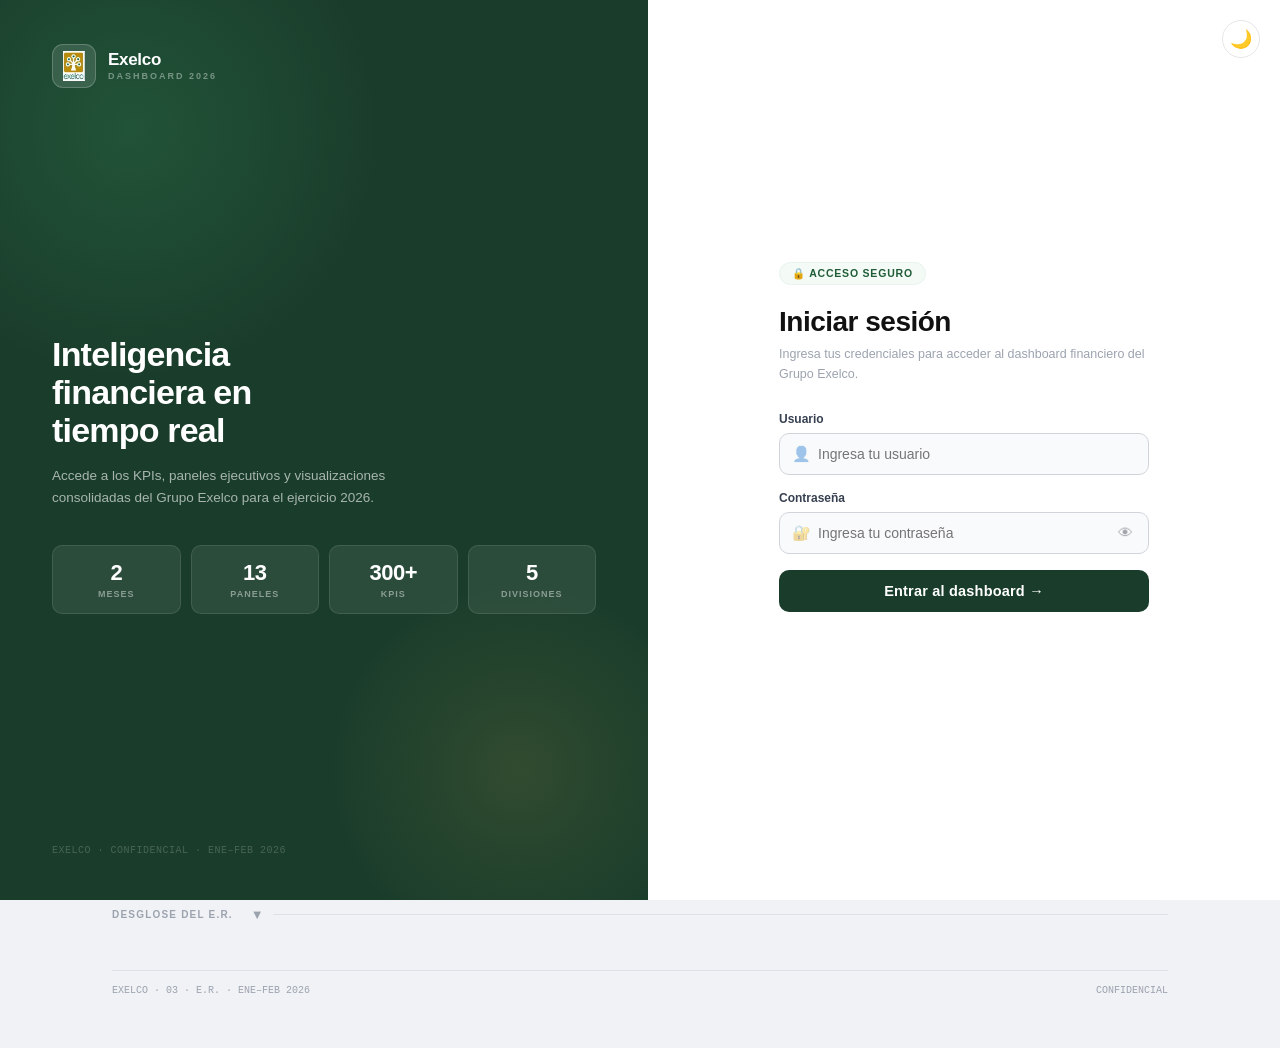
<file: 03_pl_bridge.html>
<!DOCTYPE html>
<html lang="es">
<head>
<meta charset="UTF-8"><meta name="viewport" content="width=device-width,initial-scale=1">
<link rel="icon" href="exelco.ico" type="image/x-icon">
<title>03 · E.R. — Exelco 2026</title>
<link rel="stylesheet" href="styles.css">
<style>
.sdiv{cursor:pointer;user-select:none;display:flex;align-items:center;justify-content:space-between}
.sdiv .toggle-icon{font-size:13px;font-weight:700;margin-left:10px;transition:transform .25s}
.sdiv.open .toggle-icon{transform:rotate(180deg)}
.collapsible{overflow:hidden;transition:max-height .3s ease,opacity .3s ease;max-height:0;opacity:0}
.collapsible.open{max-height:3000px;opacity:1}
</style>
<script src="auth.js"></script>
<script src="chart.min.js"></script>
</head>
<body>

<div id="lov">
  <div class="lbox">
    <div class="llogo"><img src="exelco.ico" class="lico-img" alt="Exelco"></div>
    <h2>Exelco Dashboard</h2><p>Reportes Financieros Consejo 2026</p>
    <input id="lu" class="lf" type="text" placeholder="Usuario" autocomplete="username">
    <input id="lp" class="lf" type="password" placeholder="Contraseña" autocomplete="current-password">
    <button class="lbtn" onclick="doLogin()">Ingresar</button>
    <div id="lerr" class="lerr"></div>
  </div>
  <div class="lbadge">EXELCO · CONFIDENCIAL · 2026</div>
</div>

<nav class="topbar">
  <div class="tb-logo">
    <img src="exelco.ico" class="tb-ico" alt="Exelco">
    <span class="tb-brand">EXELCO</span>
  </div>
  <div class="tb-nav">
    <a href="index.html" class="tb-link">Inicio</a>
    <a href="01_resumen.html" class="tb-link">01 · Resumen</a>
    <a href="02_ventas.html" class="tb-link">02 · Ventas</a>
    <a href="02b_tendencias.html" class="tb-link">02b · Tendencias</a>
    <a href="03_pl_bridge.html" class="tb-link active">03 · E.R.</a>
    <a href="04_divisiones.html" class="tb-link">04 · Divisiones</a>
    <a href="05_energia.html" class="tb-link">05 · Energía</a>
    <a href="06_alimentos.html" class="tb-link">06 · Alimentos</a>
    <a href="07_inmobiliaria.html" class="tb-link">07 · Inmobiliaria</a>
    <a href="08_flujo.html" class="tb-link">08 · Flujo</a>
    <a href="08b_flujo_corp.html" class="tb-link">08b · F.Corp</a>
    <a href="09_deuda.html" class="tb-link">09 · Deuda</a>
    <a href="10_operaciones.html" class="tb-link">10 · Operaciones</a>
    <a href="11_cartera.html" class="tb-link">11 · Cartera</a>
  </div>
  <div class="tb-right">
    <span class="badge-c">ENE–FEB 2026</span>
    <button class="logoutb" onclick="doLogout()">Salir</button>
  </div>
</nav>

<main class="page">
  <div class="ph">
    <div class="ey">03 · Edo.Res.</div>
    <h1>Estado de Resultados</h1>
    <p class="sub">De ventas netas a utilidad neta — Enero y Febrero 2026 (En Miles MXN)</p>
  </div>

  <div class="mtabs">
    <button class="mtab on" onclick="goM('ene',this)">Enero 2026</button>
    <button class="mtab" onclick="goM('feb',this)">Febrero 2026</button>
    <button class="mtab" onclick="goM('cmp',this)">Ene vs Feb</button>
  </div>

  <!-- ENERO -->
  <div id="m-ene" class="mpnl on">
    <div class="kpis">
      <div class="kpi cg"><div class="lb">Margen Contribución</div><div class="vl">41.6%</div><div class="dl pos">$148,263 sobre ventas</div></div>
      <div class="kpi cgo"><div class="lb">Margen UAFIR</div><div class="vl">9.3%</div><div class="dl pos">$33,295</div></div>
      <div class="kpi cg"><div class="lb">Margen Neto</div><div class="vl">6.8%</div><div class="dl pos">$24,210</div></div>
    </div>

    <div class="cc">
      <div class="cc-head">
        <div><div class="ey">Enero 2026</div><h2>Estado de Resultado</h2><p>Ventas → Utilidad Neta · Miles MXN</p></div>
        <div class="leg">
          <div class="li"><div class="ld" style="background:#2e7d4f"></div>Positivo</div>
          <div class="li"><div class="ld" style="background:#c0392b"></div>Negativo</div>
          <div class="li"><div class="ld" style="background:#111111"></div>Ut. Neta</div>
        </div>
      </div>
      <div class="cw cw-lg"><canvas id="wfEne"></canvas></div>
      <div class="ins">
        <strong>Enero 2026:</strong> Ventas de <strong>$356,169</strong>.
        El costo directo ($207,906 — 58.4%) deja un margen de contribución de <strong>$148,263 (41.6%)</strong>.
        Los gastos operativos de $114,968 llevan el UAFIR a <strong>$33,295 (9.3%)</strong>.
        Gastos financieros e impuestos de $9,085 dejan una <strong>utilidad neta de $24,210 (6.8%)</strong>.
      </div>
    </div>

    <div class="sdiv" onclick="toggleDtl(this)">Desglose del E.R. <span class="toggle-icon">▼</span></div>
    <div class="collapsible"><div class="cc">
      <table class="dtbl">
        <thead><tr><th>Concepto</th><th style="text-align:right">Monto (MXN)</th><th style="text-align:right">% Ventas</th><th>Nota</th></tr></thead>
        <tbody>
          <tr><td class="metric fw7">Ventas Netas</td><td style="text-align:right" class="ng fw7">356,169</td><td style="text-align:right">100.0%</td><td>Ingreso consolidado</td></tr>
          <tr><td class="metric">(−) Costo Directo</td><td style="text-align:right" class="nr">(207,906)</td><td style="text-align:right">58.4%</td><td>Compras + logística</td></tr>
          <tr><td class="metric fw7">= Margen de Contribución</td><td style="text-align:right" class="ng fw7">148,263</td><td style="text-align:right fw7">41.6%</td><td>Resultado bruto</td></tr>
          <tr><td class="metric">(−) Gastos Operativos</td><td style="text-align:right" class="nr">(114,968)</td><td style="text-align:right">32.3%</td><td>SG&A + D&A</td></tr>
          <tr><td class="metric fw7">= UAFIR</td><td style="text-align:right" class="ng fw7">33,295</td><td style="text-align:right fw7">9.3%</td><td>EBIT</td></tr>
          <tr><td class="metric">(−) Gtos. Financieros + ISR</td><td style="text-align:right" class="nr">(9,085)</td><td style="text-align:right">2.6%</td><td>Intereses + impuestos</td></tr>
          <tr><td class="metric fw7">= Utilidad Neta</td><td style="text-align:right" class="ng fw7">24,210</td><td style="text-align:right fw7">6.8%</td><td>Resultado final</td></tr>
        </tbody>
      </table>
    </div></div>
  </div>

  <!-- FEBRERO -->
  <div id="m-feb" class="mpnl">
    <div class="kpis">
      <div class="kpi cr"><div class="lb">Margen Contribución</div><div class="vl">40.7%</div><div class="dl neg">$126,397 sobre ventas</div></div>
      <div class="kpi cr"><div class="lb">Margen UAFIR</div><div class="vl">5.6%</div><div class="dl neg">$17,338</div></div>
      <div class="kpi cr"><div class="lb">Margen Neto</div><div class="vl">2.7%</div><div class="dl neg">$8,310</div></div>
    </div>

    <div class="cc">
      <div class="cc-head">
        <div><div class="ey">Febrero 2026</div><h2>Estado de Resultado</h2><p>Ventas → Utilidad Neta · Miles MXN</p></div>
        <div class="leg">
          <div class="li"><div class="ld" style="background:#2e7d4f"></div>Positivo</div>
          <div class="li"><div class="ld" style="background:#c0392b"></div>Negativo</div>
          <div class="li"><div class="ld" style="background:#111111"></div>Ut. Neta</div>
        </div>
      </div>
      <div class="cw cw-lg"><canvas id="wfFeb"></canvas></div>
      <div class="ins">
        <strong>Febrero 2026:</strong> Las ventas caen a <strong>$310,593 (−12.8%)</strong>.
        El margen de contribución baja a <strong>40.7%</strong> ($126,397, −14.8% vs enero).
        Los gastos operativos solo bajan 5.1% ($109,058), generando un efecto tijera que comprime el UAFIR a
        <strong>$17,338 (5.6%)</strong>. La utilidad neta colapsa a <strong>$8,310 (2.7%)</strong>.
      </div>
    </div>

    <div class="sdiv" onclick="toggleDtl(this)">Desglose del E.R. <span class="toggle-icon">▼</span></div>
    <div class="collapsible"><div class="cc">
      <table class="dtbl">
        <thead><tr><th>Concepto</th><th style="text-align:right">Monto (MXN)</th><th style="text-align:right">% Ventas</th><th>Nota</th></tr></thead>
        <tbody>
          <tr><td class="metric fw7">Ventas Netas</td><td style="text-align:right" class="nr fw7">310,593</td><td style="text-align:right">100.0%</td><td>Ingreso consolidado</td></tr>
          <tr><td class="metric">(−) Costo Directo</td><td style="text-align:right" class="nr">(184,196)</td><td style="text-align:right">59.3%</td><td>+0.9pp vs enero</td></tr>
          <tr><td class="metric fw7">= Margen de Contribución</td><td style="text-align:right" class="nr fw7">126,397</td><td style="text-align:right fw7">40.7%</td><td>−0.9pp vs enero</td></tr>
          <tr><td class="metric">(−) Gastos Operativos</td><td style="text-align:right" class="nr">(109,058)</td><td style="text-align:right">35.1%</td><td>+2.8pp vs enero</td></tr>
          <tr><td class="metric fw7">= UAFIR</td><td style="text-align:right" class="nr fw7">17,338</td><td style="text-align:right fw7">5.6%</td><td>−3.7pp vs enero</td></tr>
          <tr><td class="metric">(−) Gtos. Financieros + ISR</td><td style="text-align:right" class="nr">(9,028)</td><td style="text-align:right">2.9%</td><td>Intereses + impuestos</td></tr>
          <tr><td class="metric fw7">= Utilidad Neta</td><td style="text-align:right" class="nr fw7">8,310</td><td style="text-align:right fw7">2.7%</td><td>−4.1pp vs enero</td></tr>
        </tbody>
      </table>
    </div></div>
  </div>

  <!-- COMPARATIVO -->
  <div id="m-cmp" class="mpnl">
    <div class="kpis kpis4">
      <div class="kpi cr"><div class="lb">Δ Ventas</div><div class="vl">−45,576</div><div class="dl neg">▼ −12.8%</div></div>
      <div class="kpi cr"><div class="lb">Δ M. Contribución</div><div class="vl">−21,866</div><div class="dl neg">▼ −14.7%</div></div>
      <div class="kpi cr"><div class="lb">Δ UAFIR</div><div class="vl">−15,957</div><div class="dl neg">▼ −47.9%</div></div>
      <div class="kpi cr"><div class="lb">Δ Ut. Neta</div><div class="vl">−15,900</div><div class="dl neg">▼ −65.7%</div></div>
    </div>

    <div class="cc">
      <div class="cc-head">
        <div><div class="ey">Ene vs Feb 2026</div><h2>Comparativo E.R. por Línea</h2><p>Miles MXN</p></div>
        <div class="leg">
          <div class="li"><div class="ld" style="background:#1a3d2b"></div>Enero 2026</div>
          <div class="li"><div class="ld" style="background:#c0392b"></div>Febrero 2026</div>
        </div>
      </div>
      <div class="cw cw-lg"><canvas id="cmpChart"></canvas></div>
      <div class="ins">
        <strong>Efecto tijera en febrero:</strong> Los ingresos caen −12.8% pero los gastos operativos solo ceden −5.2%.
        Esto genera una <strong>compresión de márgenes severa</strong>: el UAFIR cae −47.9% y la utilidad neta −65.7%.
        Los gastos operativos fijos representan el mayor riesgo ante caídas de ventas.
      </div>
    </div>

    <div class="sdiv" onclick="toggleDtl(this)">Comparativo de Márgenes <span class="toggle-icon">▼</span></div>
    <div class="collapsible"><div class="cc">
      <table class="dtbl">
        <thead><tr><th>Línea E.R.</th><th style="text-align:right">Enero $</th><th style="text-align:right">Feb $</th><th style="text-align:right">Var $</th><th style="text-align:right">Ene %V</th><th style="text-align:right">Feb %V</th><th style="text-align:right">Δ pp</th></tr></thead>
        <tbody>
          <tr><td class="metric">Ventas Netas</td><td style="text-align:right" class="ng">356,169</td><td style="text-align:right" class="nr">310,593</td><td style="text-align:right" class="nr">−45,576</td><td style="text-align:right">100%</td><td style="text-align:right">100%</td><td style="text-align:right">—</td></tr>
          <tr><td class="metric">Costo Directo</td><td style="text-align:right">207,906</td><td style="text-align:right">184,196</td><td style="text-align:right" class="ng">−23,710</td><td style="text-align:right">58.4%</td><td style="text-align:right">59.3%</td><td style="text-align:right" class="nr">+0.9pp</td></tr>
          <tr><td class="metric fw7">M. Contribución</td><td style="text-align:right" class="ng fw7">148,263</td><td style="text-align:right" class="nr fw7">126,397</td><td style="text-align:right" class="nr fw7">−21,866</td><td style="text-align:right fw7">41.6%</td><td style="text-align:right fw7">40.7%</td><td style="text-align:right" class="nr fw7">−0.9pp</td></tr>
          <tr><td class="metric">Gastos Operativos</td><td style="text-align:right">114,968</td><td style="text-align:right">109,058</td><td style="text-align:right" class="ng">−5,910</td><td style="text-align:right">32.3%</td><td style="text-align:right">35.1%</td><td style="text-align:right" class="nr">+2.8pp</td></tr>
          <tr><td class="metric fw7">UAFIR</td><td style="text-align:right" class="ng fw7">33,295</td><td style="text-align:right" class="nr fw7">17,338</td><td style="text-align:right" class="nr fw7">−15,957</td><td style="text-align:right fw7">9.3%</td><td style="text-align:right fw7">5.6%</td><td style="text-align:right" class="nr fw7">−3.7pp</td></tr>
          <tr><td class="metric">Fin. + ISR</td><td style="text-align:right">9,085</td><td style="text-align:right">9,028</td><td style="text-align:right" class="ng">−57</td><td style="text-align:right">2.6%</td><td style="text-align:right">2.9%</td><td style="text-align:right" class="nr">+0.3pp</td></tr>
          <tr><td class="metric fw7">Utilidad Neta</td><td style="text-align:right" class="ng fw7">24,210</td><td style="text-align:right" class="nr fw7">8,310</td><td style="text-align:right" class="nr fw7">−15,900</td><td style="text-align:right fw7">6.8%</td><td style="text-align:right fw7">2.7%</td><td style="text-align:right" class="nr fw7">−4.1pp</td></tr>
        </tbody>
      </table>
    </div></div>
  </div>

  <div class="foot">
    <span>EXELCO · 03 · E.R. · ENE–FEB 2026</span>
    <span>CONFIDENCIAL</span>
  </div>
</main>

<script>
function toggleDtl(hdr){
  const panel=hdr.nextElementSibling;
  const isOpen=panel.classList.contains('open');
  panel.classList.toggle('open',!isOpen);
  hdr.classList.toggle('open',!isOpen);
}
const G={g800:'#1a3d2b',g600:'#2e7d4f',red:'#c0392b',gold:'#c9a84c',gray:'#9b9ea0'};
const LABELS=['Ventas','C. Directo','M. Contrib.','Gastos Op.','UAFIR','Fin+ISR','Ut. Neta'];

function buildWaterfall(canvasId, vals, isFeb){
  const bases=[];
  let cum=0;
  vals.forEach((v,i)=>{
    if(i===0||i===vals.length-1){ bases.push(0); }
    else if(v<0){ bases.push(cum+v); }
    else{ bases.push(cum); }
    cum+=v;
  });
  const absVals=vals.map(v=>Math.abs(v));
  const colors=vals.map((v,i)=>{
    if(i===0) return G.g600;
    if(i===vals.length-1) return '#111111';
    return v>0?G.g600:G.red;
  });
  new Chart(document.getElementById(canvasId),{
    type:'bar',
    data:{labels:LABELS,datasets:[
      {data:bases,backgroundColor:'transparent',stack:'s'},
      {data:absVals,backgroundColor:colors,stack:'s',borderRadius:3}
    ]},
    options:{
      responsive:true,maintainAspectRatio:false,
      plugins:{legend:{display:false},tooltip:{callbacks:{label:(c)=>c.datasetIndex===1?'$'+vals[c.dataIndex].toLocaleString()+'K':''}}},
      scales:{x:{stacked:true,grid:{display:false},ticks:{font:{size:14,weight:'700'}}},y:{stacked:true,grid:{color:'#f0f0f0'},ticks:{callback:v=>v.toLocaleString(),font:{size:14,weight:'700'}}}}
    }
  });
}

document.addEventListener('DOMContentLoaded',()=>{
  buildWaterfall('wfEne',[356169,-207906,148263,-114968,33295,-9085,24210],false);
  buildWaterfall('wfFeb',[310593,-184196,126397,-109058,17338,-9028,8310],true);

  new Chart(document.getElementById('cmpChart'),{
    type:'bar',
    data:{
      labels:['Ventas','C. Directo','M. Contrib.','Gastos Op.','UAFIR','Ut. Neta'],
      datasets:[
        {label:'Enero 2026',data:[356169,207906,148263,114968,33295,24210],backgroundColor:G.g800,borderRadius:4},
        {label:'Febrero 2026',data:[310593,184196,126397,109058,17338,8310],backgroundColor:G.red,borderRadius:4}
      ]
    },
    options:{
      responsive:true,maintainAspectRatio:false,
      plugins:{legend:{display:false}},
      scales:{x:{grid:{display:false},ticks:{font:{size:14,weight:'700'}}},y:{grid:{color:'#f0f0f0'},ticks:{callback:v=>v.toLocaleString(),font:{size:14,weight:'700'}}}}
    }
  });
});
</script>
</body>
</html>
</file>
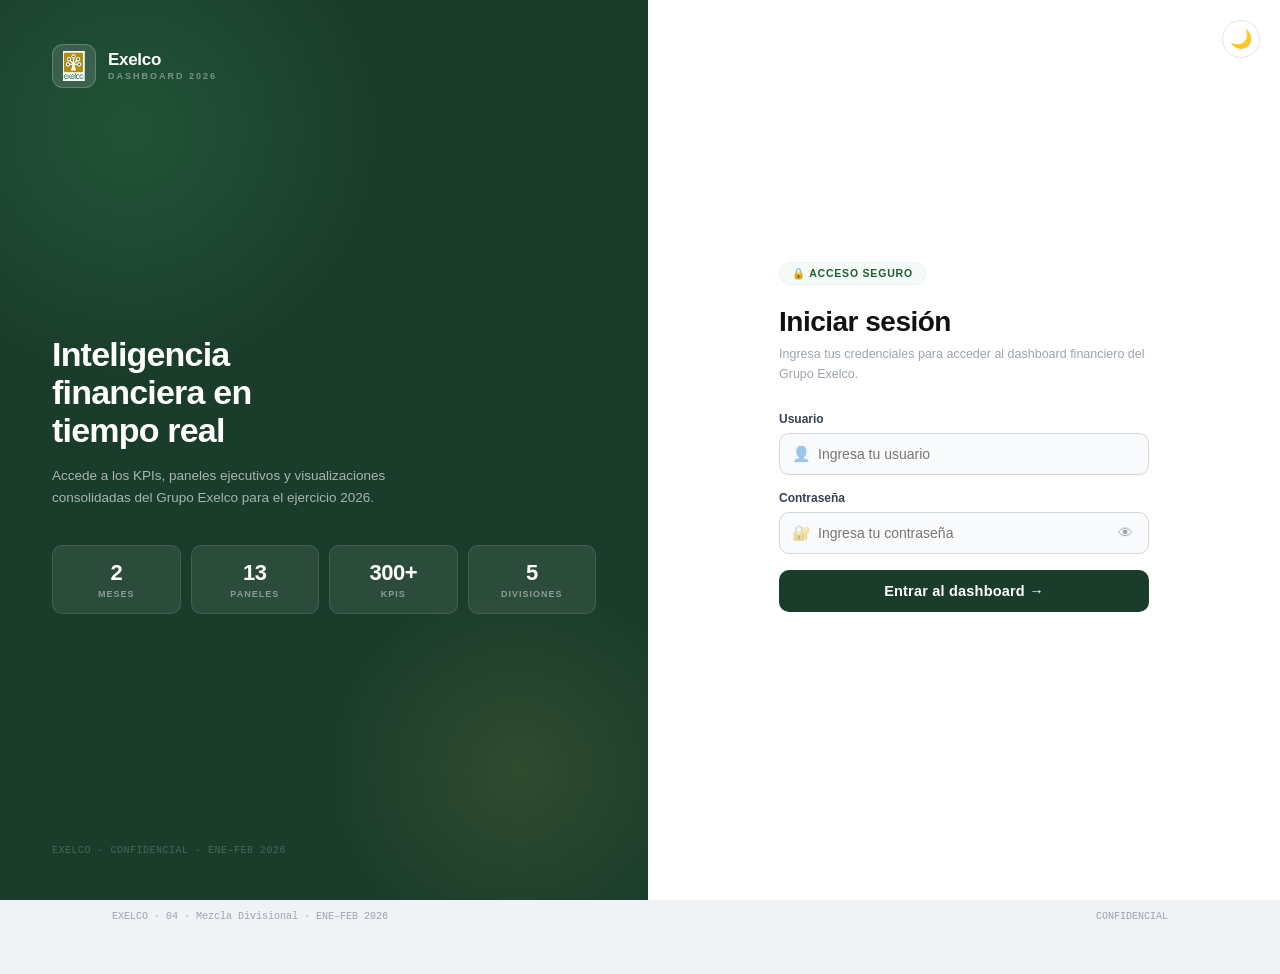
<file: 04_divisiones.html>
<!DOCTYPE html>
<html lang="es">
<head>
<meta charset="UTF-8"><meta name="viewport" content="width=device-width,initial-scale=1">
<link rel="icon" href="exelco.ico" type="image/x-icon">
<title>04 · Mezcla Divisional — Exelco 2026</title>
<link rel="stylesheet" href="styles.css">
<style>
.donut3-grid{display:grid;grid-template-columns:repeat(3,1fr);gap:16px;margin-top:8px}
.donut3-lbl{text-align:center;font-size:11px;font-weight:700;text-transform:uppercase;letter-spacing:1px;color:var(--tx2);margin-bottom:6px;padding-bottom:6px;border-bottom:2px solid var(--g600)}
.sdiv{cursor:pointer;user-select:none;display:flex;align-items:center;justify-content:space-between}
.sdiv .toggle-icon{font-size:13px;font-weight:700;margin-left:10px;transition:transform .25s}
.sdiv.open .toggle-icon{transform:rotate(180deg)}
.collapsible{overflow:hidden;transition:max-height .3s ease,opacity .3s ease;max-height:0;opacity:0}
.collapsible.open{max-height:3000px;opacity:1}
</style>
<script src="auth.js"></script>
<script src="chart.min.js"></script>
</head>
<body>

<div id="lov">
  <div class="lbox">
    <div class="llogo"><img src="exelco.ico" class="lico-img" alt="Exelco"></div>
    <h2>Exelco Dashboard</h2><p>Reportes Financieros Consejo 2026</p>
    <input id="lu" class="lf" type="text" placeholder="Usuario" autocomplete="username">
    <input id="lp" class="lf" type="password" placeholder="Contraseña" autocomplete="current-password">
    <button class="lbtn" onclick="doLogin()">Ingresar</button>
    <div id="lerr" class="lerr"></div>
  </div>
  <div class="lbadge">EXELCO · CONFIDENCIAL · 2026</div>
</div>

<nav class="topbar">
  <div class="tb-logo">
    <img src="exelco.ico" class="tb-ico" alt="Exelco">
    <span class="tb-brand">EXELCO</span>
  </div>
  <div class="tb-nav">
    <a href="index.html" class="tb-link">Inicio</a>
    <a href="01_resumen.html" class="tb-link">01 · Resumen</a>
    <a href="02_ventas.html" class="tb-link">02 · Ventas</a>
    <a href="02b_tendencias.html" class="tb-link">02b · Tendencias</a>
    <a href="03_pl_bridge.html" class="tb-link">03 · E.R.</a>
    <a href="04_divisiones.html" class="tb-link active">04 · Divisiones</a>
    <a href="05_energia.html" class="tb-link">05 · Energía</a>
    <a href="06_alimentos.html" class="tb-link">06 · Alimentos</a>
    <a href="07_inmobiliaria.html" class="tb-link">07 · Inmobiliaria</a>
    <a href="08_flujo.html" class="tb-link">08 · Flujo</a>
    <a href="08b_flujo_corp.html" class="tb-link">08b · F.Corp</a>
    <a href="09_deuda.html" class="tb-link">09 · Deuda</a>
    <a href="10_operaciones.html" class="tb-link">10 · Operaciones</a>
    <a href="11_cartera.html" class="tb-link">11 · Cartera</a>
  </div>
  <div class="tb-right">
    <span class="badge-c">ENE–FEB 2026</span>
    <button class="logoutb" onclick="doLogout()">Salir</button>
  </div>
</nav>

<main class="page">
  <div class="ph">
    <div class="ey">04 · Mezcla Divisional</div>
    <h1>Composición de Ventas por División</h1>
    <p class="sub">Participación porcentual de cada división — Enero y Febrero 2026 (En Miles MXN)</p>
  </div>

  <div class="mtabs">
    <button class="mtab on" onclick="goM('ene',this)">Enero 2026</button>
    <button class="mtab" onclick="goM('feb',this)">Febrero 2026</button>
    <button class="mtab" onclick="goM('cmp',this)">Acumulado</button>
  </div>

  <!-- ENERO -->
  <div id="m-ene" class="mpnl on">
    <div class="kpis kpis4">
      <div class="kpi cg"><div class="lb">Total Ventas</div><div class="vl">356,169</div><div class="dl neu">&nbsp;</div></div>
      <div class="kpi cg"><div class="lb">Energía Total</div><div class="vl">69.6%</div><div class="dl pos">$248,051</div></div>
      <div class="kpi cgo"><div class="lb">Alimentos</div><div class="vl">27.9%</div><div class="dl neu">$99,508</div></div>
      <div class="kpi cn"><div class="lb">Inmobiliaria</div><div class="vl">2.4%</div><div class="dl neu">$8,610</div></div>
    </div>

    <!-- GRÁFICA LÍNEA COMPLETA -->
    <div class="cc">
      <div class="cc-head">
        <div><div class="ey">Enero 2026</div><h2>Mezcla de Ventas por División</h2><p>Participación % · Miles MXN</p></div>
      </div>
      <div class="donut3-grid">
        <div>
          <div class="donut3-lbl">Real</div>
          <div style="height:300px"><canvas id="donutEne"></canvas></div>
        </div>
        <div>
          <div class="donut3-lbl">Presupuesto</div>
          <div style="height:300px"><canvas id="donutEnePpto"></canvas></div>
        </div>
        <div>
          <div class="donut3-lbl">Año Anterior</div>
          <div style="height:300px"><canvas id="donutEneAA"></canvas></div>
        </div>
      </div>
      <div class="ins">
        Energía concentra <strong>69.6%</strong> de las ventas (Gas LP 35.9% + Gas Pozos 2.1% + Gasolina 31.6%). Alta dependencia de commodities energéticos.
      </div>
    </div>

    <!-- DETALLE ABAJO -->
    <div class="sdiv" onclick="toggleDtl(this)">Detalle Divisional <span class="toggle-icon">▼</span></div>
    <div class="collapsible"><div class="cc">
      <div class="cc-head"><div><div class="ey">Enero 2026</div><h2>Detalle Divisional</h2></div></div>
      <div style="padding:8px 0">
        <div class="prog-row">
          <div class="prog-lbl">Gas LP</div>
          <div class="prog-bar"><div class="prog-fill" style="width:35.9%;background:#15803d"></div></div>
          <div class="prog-val" style="color:#15803d">35.9% · $127,825</div>
        </div>
        <div class="prog-row">
          <div class="prog-lbl">Gas Pozos</div>
          <div class="prog-bar"><div class="prog-fill" style="width:2.1%;background:#4ade80"></div></div>
          <div class="prog-val" style="color:#22a060">2.1% · $7,626</div>
        </div>
        <div class="prog-row">
          <div class="prog-lbl">Gasolina</div>
          <div class="prog-bar"><div class="prog-fill" style="width:31.6%;background:#dc2626"></div></div>
          <div class="prog-val" style="color:#dc2626">31.6% · $112,601</div>
        </div>
        <div class="prog-row">
          <div class="prog-lbl">Alimentos MX</div>
          <div class="prog-bar"><div class="prog-fill" style="width:23.8%;background:#d97706"></div></div>
          <div class="prog-val" style="color:#d97706">23.8% · $84,967</div>
        </div>
        <div class="prog-row">
          <div class="prog-lbl">Alimentos EU</div>
          <div class="prog-bar"><div class="prog-fill" style="width:4.1%;background:#d35400"></div></div>
          <div class="prog-val" style="color:#d35400">4.1% · $14,541</div>
        </div>
        <div class="prog-row">
          <div class="prog-lbl">Inmob MX</div>
          <div class="prog-bar"><div class="prog-fill" style="width:1.9%;background:#1d4ed8"></div></div>
          <div class="prog-val" style="color:#1d4ed8">1.9% · $6,842</div>
        </div>
        <div class="prog-row">
          <div class="prog-lbl">Inmob EU</div>
          <div class="prog-bar"><div class="prog-fill" style="width:0.5%;background:#7c3aed"></div></div>
          <div class="prog-val" style="color:#7c3aed">0.5% · $1,768</div>
        </div>
      </div>
    </div></div>
  </div>

  <!-- FEBRERO -->
  <div id="m-feb" class="mpnl">
    <div class="kpis kpis4">
      <div class="kpi cr"><div class="lb">Total Ventas</div><div class="vl">310,593</div><div class="dl neg">▼ −12.8%</div></div>
      <div class="kpi cr"><div class="lb">Energía Total</div><div class="vl">70.5%</div><div class="dl pos">+0.9pp vs Ene</div></div>
      <div class="kpi cr"><div class="lb">Alimentos</div><div class="vl">26.7%</div><div class="dl neg">$82,915</div></div>
      <div class="kpi cn"><div class="lb">Inmobiliaria</div><div class="vl">2.7%</div><div class="dl pos">+0.3pp vs Ene</div></div>
    </div>

    <!-- GRÁFICA LÍNEA COMPLETA -->
    <div class="cc">
      <div class="cc-head">
        <div><div class="ey">Febrero 2026</div><h2>Mezcla de Ventas por División</h2><p>Participación % · Miles MXN</p></div>
      </div>
      <div class="donut3-grid">
        <div>
          <div class="donut3-lbl">Real</div>
          <div style="height:300px"><canvas id="donutFeb"></canvas></div>
        </div>
        <div>
          <div class="donut3-lbl">Presupuesto</div>
          <div style="height:300px"><canvas id="donutFebPpto"></canvas></div>
        </div>
        <div>
          <div class="donut3-lbl">Año Anterior</div>
          <div style="height:300px"><canvas id="donutFebAA"></canvas></div>
        </div>
      </div>
      <div class="ins">
        Gasolina gana participación relativa (+2.8pp) al ser la división más resistente a la baja. Energía consolida 70.5% del total.
      </div>
    </div>

    <!-- DETALLE ABAJO -->
    <div class="sdiv" onclick="toggleDtl(this)">Detalle Divisional <span class="toggle-icon">▼</span></div>
    <div class="collapsible"><div class="cc">
      <div class="cc-head"><div><div class="ey">Febrero 2026</div><h2>Detalle Divisional</h2></div></div>
      <div style="padding:8px 0">
        <div class="prog-row">
          <div class="prog-lbl">Gas LP</div>
          <div class="prog-bar"><div class="prog-fill" style="width:34%;background:#15803d"></div></div>
          <div class="prog-val" style="color:#15803d">34.0% · $105,620</div>
        </div>
        <div class="prog-row">
          <div class="prog-lbl">Gas Pozos</div>
          <div class="prog-bar"><div class="prog-fill" style="width:2.2%;background:#4ade80"></div></div>
          <div class="prog-val" style="color:#22a060">2.2% · $6,746</div>
        </div>
        <div class="prog-row">
          <div class="prog-lbl">Gasolina</div>
          <div class="prog-bar"><div class="prog-fill" style="width:34.4%;background:#dc2626"></div></div>
          <div class="prog-val" style="color:#dc2626">34.4% · $106,685</div>
        </div>
        <div class="prog-row">
          <div class="prog-lbl">Alimentos MX</div>
          <div class="prog-bar"><div class="prog-fill" style="width:22.2%;background:#d97706"></div></div>
          <div class="prog-val" style="color:#d97706">22.2% · $69,036</div>
        </div>
        <div class="prog-row">
          <div class="prog-lbl">Alimentos EU</div>
          <div class="prog-bar"><div class="prog-fill" style="width:4.5%;background:#d35400"></div></div>
          <div class="prog-val" style="color:#d35400">4.5% · $13,879</div>
        </div>
        <div class="prog-row">
          <div class="prog-lbl">Inmob MX</div>
          <div class="prog-bar"><div class="prog-fill" style="width:2.2%;background:#1d4ed8"></div></div>
          <div class="prog-val" style="color:#1d4ed8">2.2% · $6,870</div>
        </div>
        <div class="prog-row">
          <div class="prog-lbl">Inmob EU</div>
          <div class="prog-bar"><div class="prog-fill" style="width:0.6%;background:#7c3aed"></div></div>
          <div class="prog-val" style="color:#7c3aed">0.6% · $1,756</div>
        </div>
      </div>
    </div></div>
  </div>

  <!-- ACUMULADO -->
  <div id="m-cmp" class="mpnl">
    <div class="kpis kpis4">
      <div class="kpi cr"><div class="lb">Total Ventas</div><div class="vl">666,762</div><div class="dl neg">▼ −11.0% vs Ppto</div></div>
      <div class="kpi cr"><div class="lb">Energía Total</div><div class="vl">70.1%</div><div class="dl neu">$467,103</div></div>
      <div class="kpi cr"><div class="lb">Alimentos</div><div class="vl">27.4%</div><div class="dl neu">$182,423</div></div>
      <div class="kpi cn"><div class="lb">Inmobiliaria</div><div class="vl">2.6%</div><div class="dl neu">$17,236</div></div>
    </div>

    <!-- GRÁFICA 3 PASTELES -->
    <div class="cc">
      <div class="cc-head">
        <div><div class="ey">Acumulado Ene–Feb 2026</div><h2>Mezcla de Ventas por División</h2><p>Participación % · Miles MXN</p></div>
      </div>
      <div class="donut3-grid">
        <div>
          <div class="donut3-lbl">Real</div>
          <div style="height:300px"><canvas id="donutAcum"></canvas></div>
        </div>
        <div>
          <div class="donut3-lbl">Presupuesto</div>
          <div style="height:300px"><canvas id="donutAcumPpto"></canvas></div>
        </div>
        <div>
          <div class="donut3-lbl">Año Anterior</div>
          <div style="height:300px"><canvas id="donutAcumAA"></canvas></div>
        </div>
      </div>
      <div class="ins">
        Energía concentra <strong>70.1%</strong> acumulado (Gas LP 35.0% + Gas Pozos 2.2% + Gasolina 32.9%).
        Alimentos representa <strong>27.4%</strong> ($182,423). Inmobiliaria cierra con <strong>2.6%</strong> ($17,236).
      </div>
    </div>

    <!-- DETALLE -->
    <div class="sdiv" onclick="toggleDtl(this)">Detalle Divisional <span class="toggle-icon">▼</span></div>
    <div class="collapsible"><div class="cc">
      <div class="cc-head"><div><div class="ey">Acumulado Ene–Feb 2026</div><h2>Detalle Divisional</h2></div></div>
      <div style="padding:8px 0">
        <div class="prog-row">
          <div class="prog-lbl">Gas LP</div>
          <div class="prog-bar"><div class="prog-fill" style="width:35%;background:#15803d"></div></div>
          <div class="prog-val" style="color:#15803d">35.0% · $233,445</div>
        </div>
        <div class="prog-row">
          <div class="prog-lbl">Gas Pozos</div>
          <div class="prog-bar"><div class="prog-fill" style="width:2.2%;background:#4ade80"></div></div>
          <div class="prog-val" style="color:#22a060">2.2% · $14,372</div>
        </div>
        <div class="prog-row">
          <div class="prog-lbl">Gasolina</div>
          <div class="prog-bar"><div class="prog-fill" style="width:32.9%;background:#dc2626"></div></div>
          <div class="prog-val" style="color:#dc2626">32.9% · $219,286</div>
        </div>
        <div class="prog-row">
          <div class="prog-lbl">Alimentos MX</div>
          <div class="prog-bar"><div class="prog-fill" style="width:23.1%;background:#d97706"></div></div>
          <div class="prog-val" style="color:#d97706">23.1% · $154,003</div>
        </div>
        <div class="prog-row">
          <div class="prog-lbl">Alimentos EU</div>
          <div class="prog-bar"><div class="prog-fill" style="width:4.3%;background:#d35400"></div></div>
          <div class="prog-val" style="color:#d35400">4.3% · $28,420</div>
        </div>
        <div class="prog-row">
          <div class="prog-lbl">Inmob MX</div>
          <div class="prog-bar"><div class="prog-fill" style="width:2.1%;background:#1d4ed8"></div></div>
          <div class="prog-val" style="color:#1d4ed8">2.1% · $13,712</div>
        </div>
        <div class="prog-row">
          <div class="prog-lbl">Inmob EU</div>
          <div class="prog-bar"><div class="prog-fill" style="width:0.5%;background:#7c3aed"></div></div>
          <div class="prog-val" style="color:#7c3aed">0.5% · $3,524</div>
        </div>
      </div>
    </div></div>
  </div>

  <div class="foot">
    <span>EXELCO · 04 · Mezcla Divisional · ENE–FEB 2026</span>
    <span>CONFIDENCIAL</span>
  </div>
</main>

<script>
function toggleDtl(hdr){
  const panel=hdr.nextElementSibling;
  const isOpen=panel.classList.contains('open');
  panel.classList.toggle('open',!isOpen);
  hdr.classList.toggle('open',!isOpen);
}

const LABELS=['Gas LP','Gas Pozos','Gasolina','Alim. MX','Alim. EU','Inmob MX','Inmob EU'];
const COLORS=['#15803d','#4ade80','#dc2626','#d97706','#d35400','#1d4ed8','#7c3aed'];
const ENE     =[127825,7626,112601,84967,14541, 6842,1768];
const ENE_PP  =[135540,7775,112280,101635,14627,17329,1820];
const ENE_AA  =[142234,7627,110798,84296,18649,11085,2164];
const FEB     =[105620,6746,106685,69036,13879, 6870,1756];
const FEB_PP  =[122331,7022,106112,84597,14723,21725,1808];
const FEB_AA  =[122509,8103,107708,73381,18683,35074,2030];
const ACUM    =[233445,14372,219286,154003,28420,13712,3524];
const ACUM_PP =[257871,14797,218392,186232,29350,39054,3628];
const ACUM_AA =[264743,15730,218506,157677,37332,46159,4194];
const TOT_ENE=356169, TOT_FEB=310593, TOT_ACUM=666762;

function makeDonut(id, data){
  const ctx=document.getElementById(id);
  if(!ctx) return;
  new Chart(ctx,{type:'doughnut',
    data:{labels:LABELS,datasets:[{data,backgroundColor:COLORS,borderWidth:2,borderColor:'#fff'}]},
    options:{
      responsive:true,maintainAspectRatio:false,
      plugins:{legend:{position:'bottom',labels:{font:{size:11,weight:'700'},padding:8,
        generateLabels:(chart)=>{
          const ds=chart.data.datasets[0];
          return chart.data.labels.map((lbl,i)=>{
            const val=ds.data[i];
            const tot=ds.data.reduce((a,b)=>a+b,0);
            return {text:`${lbl}  ${(val/tot*100).toFixed(1)}%`,fillStyle:ds.backgroundColor[i],strokeStyle:'#fff',lineWidth:2,index:i};
          });
        }
      }}}
    }
  });
}

document.addEventListener('DOMContentLoaded',()=>{
  makeDonut('donutEne',    ENE);
  makeDonut('donutEnePpto',ENE_PP);
  makeDonut('donutEneAA',  ENE_AA);
  makeDonut('donutFeb',    FEB);
  makeDonut('donutFebPpto',FEB_PP);
  makeDonut('donutFebAA',  FEB_AA);
  makeDonut('donutAcum',    ACUM);
  makeDonut('donutAcumPpto',ACUM_PP);
  makeDonut('donutAcumAA',  ACUM_AA);
});
</script>
</body>
</html>
</file>
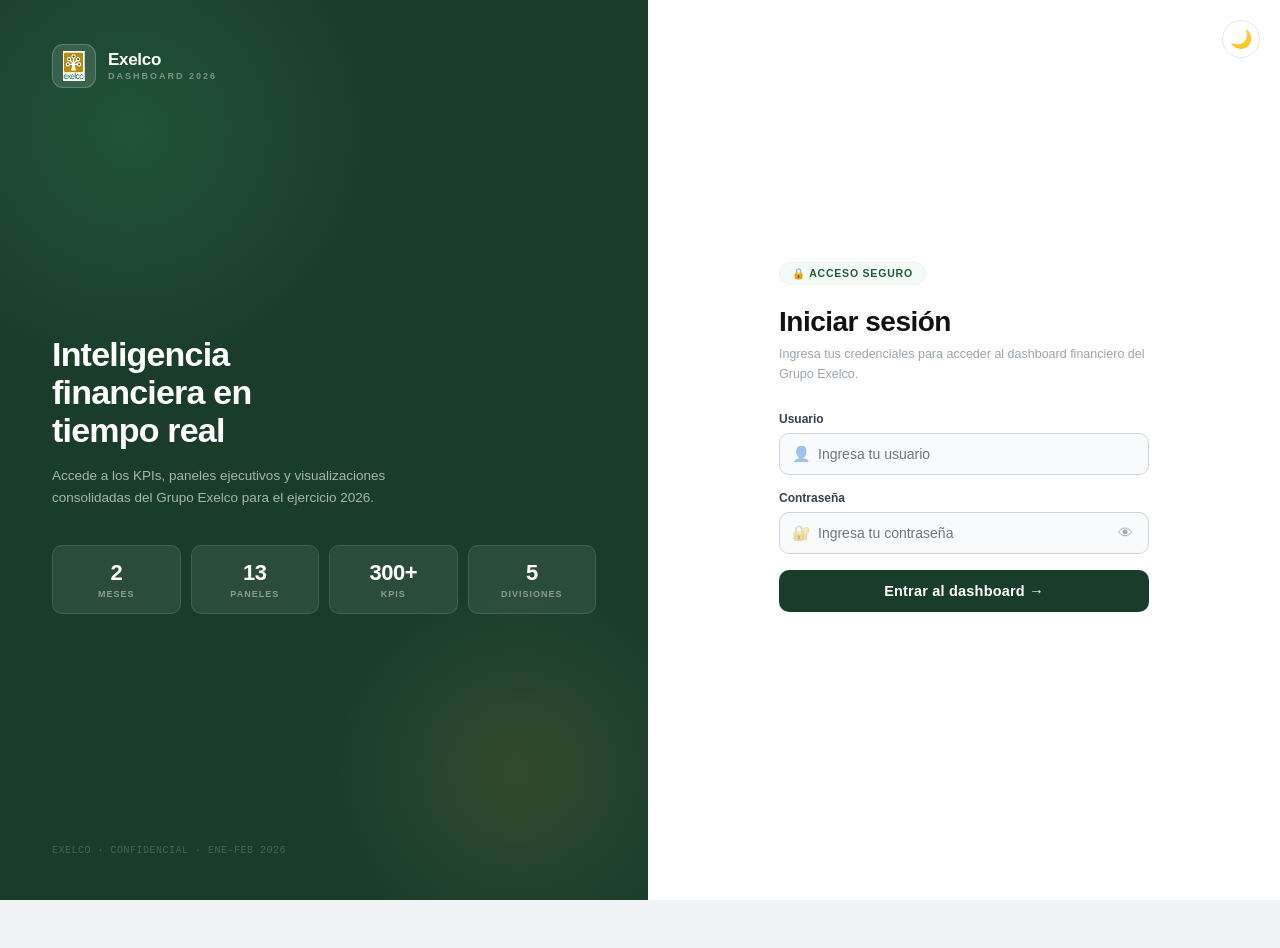
<file: 05_energia.html>
<!DOCTYPE html>
<html lang="es">
<head>
<meta charset="UTF-8"><meta name="viewport" content="width=device-width,initial-scale=1">
<link rel="icon" href="exelco.ico" type="image/x-icon">
<title>05 · División Energía — Exelco 2026</title>
<link rel="stylesheet" href="styles.css">
<style>
.sdiv{cursor:pointer;user-select:none;display:flex;align-items:center;justify-content:space-between}
.sdiv .toggle-icon{font-size:13px;font-weight:700;margin-left:10px;transition:transform .25s}
.sdiv.open .toggle-icon{transform:rotate(180deg)}
.collapsible{overflow:hidden;transition:max-height .3s ease,opacity .3s ease;max-height:0;opacity:0}
.collapsible.open{max-height:3000px;opacity:1}
</style>
<script src="auth.js"></script>
<script src="chart.min.js"></script>
</head>
<body>

<div id="lov">
  <div class="lbox">
    <div class="llogo"><img src="exelco.ico" class="lico-img" alt="Exelco"></div>
    <h2>Exelco Dashboard</h2><p>Reportes Financieros Consejo 2026</p>
    <input id="lu" class="lf" type="text" placeholder="Usuario" autocomplete="username">
    <input id="lp" class="lf" type="password" placeholder="Contraseña" autocomplete="current-password">
    <button class="lbtn" onclick="doLogin()">Ingresar</button>
    <div id="lerr" class="lerr"></div>
  </div>
  <div class="lbadge">EXELCO · CONFIDENCIAL · 2026</div>
</div>

<nav class="topbar">
  <div class="tb-logo">
    <img src="exelco.ico" class="tb-ico" alt="Exelco">
    <span class="tb-brand">EXELCO</span>
  </div>
  <div class="tb-nav">
    <a href="index.html" class="tb-link">Inicio</a>
    <a href="01_resumen.html" class="tb-link">01 · Resumen</a>
    <a href="02_ventas.html" class="tb-link">02 · Ventas</a>
    <a href="02b_tendencias.html" class="tb-link">02b · Tendencias</a>
    <a href="03_pl_bridge.html" class="tb-link">03 · E.R.</a>
    <a href="04_divisiones.html" class="tb-link">04 · Divisiones</a>
    <a href="05_energia.html" class="tb-link active">05 · Energía</a>
    <a href="06_alimentos.html" class="tb-link">06 · Alimentos</a>
    <a href="07_inmobiliaria.html" class="tb-link">07 · Inmobiliaria</a>
    <a href="08_flujo.html" class="tb-link">08 · Flujo</a>
    <a href="08b_flujo_corp.html" class="tb-link">08b · F.Corp</a>
    <a href="09_deuda.html" class="tb-link">09 · Deuda</a>
    <a href="10_operaciones.html" class="tb-link">10 · Operaciones</a>
    <a href="11_cartera.html" class="tb-link">11 · Cartera</a>
  </div>
  <div class="tb-right">
    <span class="badge-c">ENE–FEB 2026</span>
    <button class="logoutb" onclick="doLogout()">Salir</button>
  </div>
</nav>

<main class="page">
  <div class="ph">
    <div class="ey">05 · División Energía</div>
    <h1>Gas LP, Gas Pozos y Gasolina</h1>
    <p class="sub">Ventas, volúmenes y márgenes de la División Energía — Enero y Febrero 2026 (En Miles MXN)</p>
  </div>

  <div class="mtabs">
    <button class="mtab on" onclick="goM('ene',this)">Enero 2026</button>
    <button class="mtab" onclick="goM('feb',this)">Febrero 2026</button>
    <button class="mtab" onclick="goM('cmp',this)">Acumulado</button>
  </div>

  <!-- ENERO -->
  <div id="m-ene" class="mpnl on">
    <div class="kpis kpis4">
      <div class="kpi cg"><div class="lb">Total Energía</div><div class="vl">248,051</div><div class="dl pos">69.6% del consolidado</div></div>
      <div class="kpi cg"><div class="lb">Gas LP</div><div class="vl">127,825</div><div class="dl pos">35.9% del total</div></div>
      <div class="kpi cg"><div class="lb">Gas Pozos</div><div class="vl">7,626</div><div class="dl pos">2.1% del total</div></div>
      <div class="kpi cg"><div class="lb">Gasolina</div><div class="vl">112,601</div><div class="dl pos">31.6% del total</div></div>
    </div>

    <div class="cc">
      <div class="cc-head">
        <div><div class="ey">Enero 2026</div><h2>División Energía — Ventas</h2><p>Gas LP · Gas Pozos · Gasolina · Miles MXN</p></div>
        <div class="leg">
          <div class="li"><div class="ld" style="background:#1a3d2b"></div>Real</div>
          <div class="li"><div class="ld" style="background:#c9a84c"></div>Presupuesto</div>
          <div class="li"><div class="ld" style="background:#4a7298"></div>Año Anterior</div>
        </div>
      </div>
      <div class="cw cw-md"><canvas id="energiaEne"></canvas></div>
      <div class="ins">
        <strong>Enero 2026 — Energía:</strong> Ventas totales de <strong>$248,051</strong>, representando el 69.6% del consolidado.
        Gas LP domina con <strong>$127,825 (51.5% de Energía)</strong>, Gas Pozos aporta <strong>$7,626 (3.1%)</strong>,
        y Gasolina contribuye <strong>$112,601 (45.4%)</strong>.
      </div>
    </div>

    <div class="sdiv" onclick="toggleDtl(this)">Detalle por Producto — Enero <span class="toggle-icon">▼</span></div>
    <div class="collapsible">
    <div class="g2">
      <div class="divc">
        <div class="dtitle">Gas LP</div>
        <div class="dsub">División de distribución de gas licuado</div>
        <div class="dval">$127,825</div>
        <span class="dmarg g">35.9% del consolidado</span>
        <div style="margin-top:14px">
          <div class="mrow"><span class="mk">Ventas Real</span><span class="mv p">$127,825</span></div>
          <div class="mrow"><span class="mk">Presupuesto</span><span class="mv">$135,540</span></div>
          <div class="mrow"><span class="mk">Año Anterior</span><span class="mv">$142,234</span></div>
          <div class="mrow"><span class="mk">Participación en Energía</span><span class="mv">51.5%</span></div>
        </div>
      </div>
      <div class="divc">
        <div class="dtitle">Gas Pozos</div>
        <div class="dsub">División de producción de pozos</div>
        <div class="dval">$7,626</div>
        <span class="dmarg g">2.1% del consolidado</span>
        <div style="margin-top:14px">
          <div class="mrow"><span class="mk">Ventas Real</span><span class="mv p">$7,626</span></div>
          <div class="mrow"><span class="mk">Presupuesto</span><span class="mv">$7,775</span></div>
          <div class="mrow"><span class="mk">Año Anterior</span><span class="mv">$7,627</span></div>
          <div class="mrow"><span class="mk">Participación en Energía</span><span class="mv">3.1%</span></div>
        </div>
      </div>
    </div>
    <div class="g2" style="margin-top:0">
      <div class="divc">
        <div class="dtitle">Gasolina</div>
        <div class="dsub">División de distribución de gasolina</div>
        <div class="dval">$112,601</div>
        <span class="dmarg g">31.6% del consolidado</span>
        <div style="margin-top:14px">
          <div class="mrow"><span class="mk">Ventas Real</span><span class="mv p">$112,601</span></div>
          <div class="mrow"><span class="mk">Presupuesto</span><span class="mv">$112,280</span></div>
          <div class="mrow"><span class="mk">Año Anterior</span><span class="mv">$110,798</span></div>
          <div class="mrow"><span class="mk">Participación en Energía</span><span class="mv">45.4%</span></div>
        </div>
      </div>
      <div class="divc" style="background:transparent;border:none;box-shadow:none"></div>
    </div>
    </div>
  </div>

  <!-- FEBRERO -->
  <div id="m-feb" class="mpnl">
    <div class="kpis kpis4">
      <div class="kpi cr"><div class="lb">Total Energía</div><div class="vl">219,051</div><div class="dl neg">▼ −11.7% vs Ene</div></div>
      <div class="kpi cr"><div class="lb">Gas LP</div><div class="vl">105,620</div><div class="dl neg">▼ −17.4%</div></div>
      <div class="kpi cr"><div class="lb">Gas Pozos</div><div class="vl">6,746</div><div class="dl neg">▼ −11.5%</div></div>
      <div class="kpi cgo"><div class="lb">Gasolina</div><div class="vl">106,685</div><div class="dl neg">▼ −5.3%</div></div>
    </div>

    <div class="cc">
      <div class="cc-head">
        <div><div class="ey">Febrero 2026</div><h2>División Energía — Ventas</h2><p>Gas LP · Gas Pozos · Gasolina · Miles MXN</p></div>
        <div class="leg">
          <div class="li"><div class="ld" style="background:#1a3d2b"></div>Real</div>
          <div class="li"><div class="ld" style="background:#c9a84c"></div>Presupuesto</div>
          <div class="li"><div class="ld" style="background:#4a7298"></div>Año Anterior</div>
        </div>
      </div>
      <div class="cw cw-md"><canvas id="energiaFeb"></canvas></div>
      <div class="ins">
        <strong>Febrero 2026 — Energía:</strong> Caída total de <strong>−$29,000 (−11.7%)</strong>.
        Gas LP sufre la mayor contracción: <strong>−$22,205 (−17.4%)</strong>. Gas Pozos cae <strong>−$880 (−11.5%)</strong>.
        Gasolina muestra mejor desempeño con solo <strong>−$5,916 (−5.3%)</strong>.
      </div>
    </div>

    <div class="sdiv" onclick="toggleDtl(this)">Detalle por Producto — Febrero <span class="toggle-icon">▼</span></div>
    <div class="collapsible">
    <div class="g2">
      <div class="divc">
        <div class="dtitle">Gas LP</div>
        <div class="dsub">División de distribución de gas licuado</div>
        <div class="dval" style="color:#c0392b">$105,620</div>
        <span class="dmarg go">34.0% del consolidado</span>
        <div style="margin-top:14px">
          <div class="mrow"><span class="mk">Ventas Real</span><span class="mv r">$105,620</span></div>
          <div class="mrow"><span class="mk">vs Enero</span><span class="mv r">−$22,205 (−17.4%)</span></div>
          <div class="mrow"><span class="mk">Presupuesto</span><span class="mv">$122,331</span></div>
          <div class="mrow"><span class="mk">Participación en Energía</span><span class="mv">48.2%</span></div>
        </div>
      </div>
      <div class="divc">
        <div class="dtitle">Gas Pozos</div>
        <div class="dsub">División de producción de pozos</div>
        <div class="dval" style="color:#c0392b">$6,746</div>
        <span class="dmarg go">2.2% del consolidado</span>
        <div style="margin-top:14px">
          <div class="mrow"><span class="mk">Ventas Real</span><span class="mv r">$6,746</span></div>
          <div class="mrow"><span class="mk">vs Enero</span><span class="mv r">−$880 (−11.5%)</span></div>
          <div class="mrow"><span class="mk">Presupuesto</span><span class="mv">$7,022</span></div>
          <div class="mrow"><span class="mk">Participación en Energía</span><span class="mv">3.1%</span></div>
        </div>
      </div>
    </div>
    <div class="g2" style="margin-top:0">
      <div class="divc">
        <div class="dtitle">Gasolina</div>
        <div class="dsub">División de distribución de gasolina</div>
        <div class="dval" style="color:#d97706">$106,685</div>
        <span class="dmarg go">34.4% del consolidado</span>
        <div style="margin-top:14px">
          <div class="mrow"><span class="mk">Ventas Real</span><span class="mv go">$106,685</span></div>
          <div class="mrow"><span class="mk">vs Enero</span><span class="mv r">−$5,916 (−5.3%)</span></div>
          <div class="mrow"><span class="mk">Presupuesto</span><span class="mv">$106,112</span></div>
          <div class="mrow"><span class="mk">Participación en Energía</span><span class="mv">48.7%</span></div>
        </div>
      </div>
      <div class="divc" style="background:transparent;border:none;box-shadow:none"></div>
    </div>
    </div>
  </div>

  <!-- ACUMULADO -->
  <div id="m-cmp" class="mpnl">
    <div class="kpis kpis4">
      <div class="kpi cr"><div class="lb">Total Energía Acum.</div><div class="vl">467,103</div><div class="dl neg">▼ −4.9% vs Ppto</div></div>
      <div class="kpi cr"><div class="lb">Gas LP</div><div class="vl">233,445</div><div class="dl neg">▼ −9.5% vs Ppto</div></div>
      <div class="kpi cn"><div class="lb">Gas Pozos</div><div class="vl">14,372</div><div class="dl neg">▼ −2.9% vs Ppto</div></div>
      <div class="kpi cgo"><div class="lb">Gasolina</div><div class="vl">219,286</div><div class="dl pos">▲ +0.4% vs Ppto</div></div>
    </div>

    <div class="cc">
      <div class="cc-head">
        <div><div class="ey">Acumulado Ene–Feb 2026</div><h2>División Energía — Ventas Acumuladas</h2><p>Gas LP · Gas Pozos · Gasolina · Miles MXN</p></div>
        <div class="leg">
          <div class="li"><div class="ld" style="background:#1a3d2b"></div>Real</div>
          <div class="li"><div class="ld" style="background:#c9a84c"></div>Presupuesto</div>
          <div class="li"><div class="ld" style="background:#4a7298"></div>Año Anterior</div>
        </div>
      </div>
      <div class="cw cw-md"><canvas id="energiaCmp"></canvas></div>
      <div class="ins">
        <strong>Acumulado Ene–Feb — Energía:</strong> Total de <strong>$467,103</strong> vs Ppto $491,060 (−4.9%) y AA $498,979 (−6.4%).
        Gas LP acumula $233,445 (−9.5% vs Ppto). Gas Pozos $14,372 (−2.9% vs Ppto).
        Gasolina destaca con $219,286, <strong>superando su presupuesto en +0.4%</strong>.
      </div>
    </div>

    <div class="sdiv" onclick="toggleDtl(this)">Tabla Acumulada Energía <span class="toggle-icon">▼</span></div>
    <div class="collapsible">
    <div class="cc">
      <table class="dtbl">
        <thead><tr><th>Producto</th><th style="text-align:right">Real Acum</th><th style="text-align:right">Ppto Acum</th><th style="text-align:right">AA Acum</th><th style="text-align:right">vs Ppto</th><th style="text-align:right">vs AA</th></tr></thead>
        <tbody>
          <tr><td class="metric">Gas LP</td><td style="text-align:right" class="ng fw7">233,445</td><td style="text-align:right">257,871</td><td style="text-align:right">264,743</td><td style="text-align:right"><span class="badge r">−9.5%</span></td><td style="text-align:right"><span class="badge r">−11.8%</span></td></tr>
          <tr><td class="metric">Gas Pozos</td><td style="text-align:right" class="ng fw7">14,372</td><td style="text-align:right">14,797</td><td style="text-align:right">15,730</td><td style="text-align:right"><span class="badge r">−2.9%</span></td><td style="text-align:right"><span class="badge r">−8.6%</span></td></tr>
          <tr><td class="metric">Gasolina</td><td style="text-align:right" class="ng fw7">219,286</td><td style="text-align:right">218,392</td><td style="text-align:right">218,506</td><td style="text-align:right"><span class="badge g">+0.4%</span></td><td style="text-align:right"><span class="badge g">+0.4%</span></td></tr>
          <tr><td class="metric fw7">Total Energía</td><td style="text-align:right" class="ng fw7">467,103</td><td style="text-align:right fw7">491,060</td><td style="text-align:right fw7">498,979</td><td style="text-align:right"><span class="badge r">−4.9%</span></td><td style="text-align:right"><span class="badge r">−6.4%</span></td></tr>
        </tbody>
      </table>
    </div>
    </div>
  </div>

  <div class="foot">
    <span>EXELCO · 05 · División Energía · ENE–FEB 2026</span>
    <span>CONFIDENCIAL</span>
  </div>
</main>

<script>
function toggleDtl(hdr){
  const panel=hdr.nextElementSibling;
  const isOpen=panel.classList.contains('open');
  panel.classList.toggle('open',!isOpen);
  hdr.classList.toggle('open',!isOpen);
}
const G={g800:'#1a3d2b',gold:'#c9a84c',slate:'#4a7298',red:'#dc2626'};
const LBLS=['Gas LP','Gas Pozos','Gasolina','Total Energía'];

const ENE_R  =[127825,7626,112601,248051];
const ENE_PP =[135540,7775,112280,255595];
const ENE_AA =[142234,7627,110798,260659];
const FEB_R  =[105620,6746,106685,219052];
const FEB_PP =[122331,7022,106112,235465];
const FEB_AA =[122509,8103,107708,238320];
const ACU_R  =[233445,14372,219286,467103];
const ACU_PP =[257871,14797,218392,491060];
const ACU_AA =[264743,15730,218506,498979];

function make3Bar(id,real,ppto,aa){
  const ctx=document.getElementById(id);
  if(!ctx) return;
  const opts={responsive:true,maintainAspectRatio:false,
    plugins:{legend:{display:false}},
    scales:{x:{grid:{display:false},ticks:{font:{size:13,weight:'700'}}},
            y:{grid:{color:'#f0f0f0'},ticks:{callback:v=>v.toLocaleString(),font:{size:12,weight:'700'}}}}};
  new Chart(ctx,{type:'bar',
    data:{labels:LBLS,datasets:[
      {label:'Real',    data:real, backgroundColor:G.g800,  borderRadius:4},
      {label:'Ppto',    data:ppto, backgroundColor:G.gold,  borderRadius:4},
      {label:'AA',      data:aa,   backgroundColor:G.slate, borderRadius:4}
    ]},options:opts});
}

document.addEventListener('DOMContentLoaded',()=>{
  make3Bar('energiaEne', ENE_R, ENE_PP, ENE_AA);
  make3Bar('energiaFeb', FEB_R, FEB_PP, FEB_AA);
  make3Bar('energiaCmp', ACU_R, ACU_PP, ACU_AA);
});
</script>
</body>
</html>
</file>
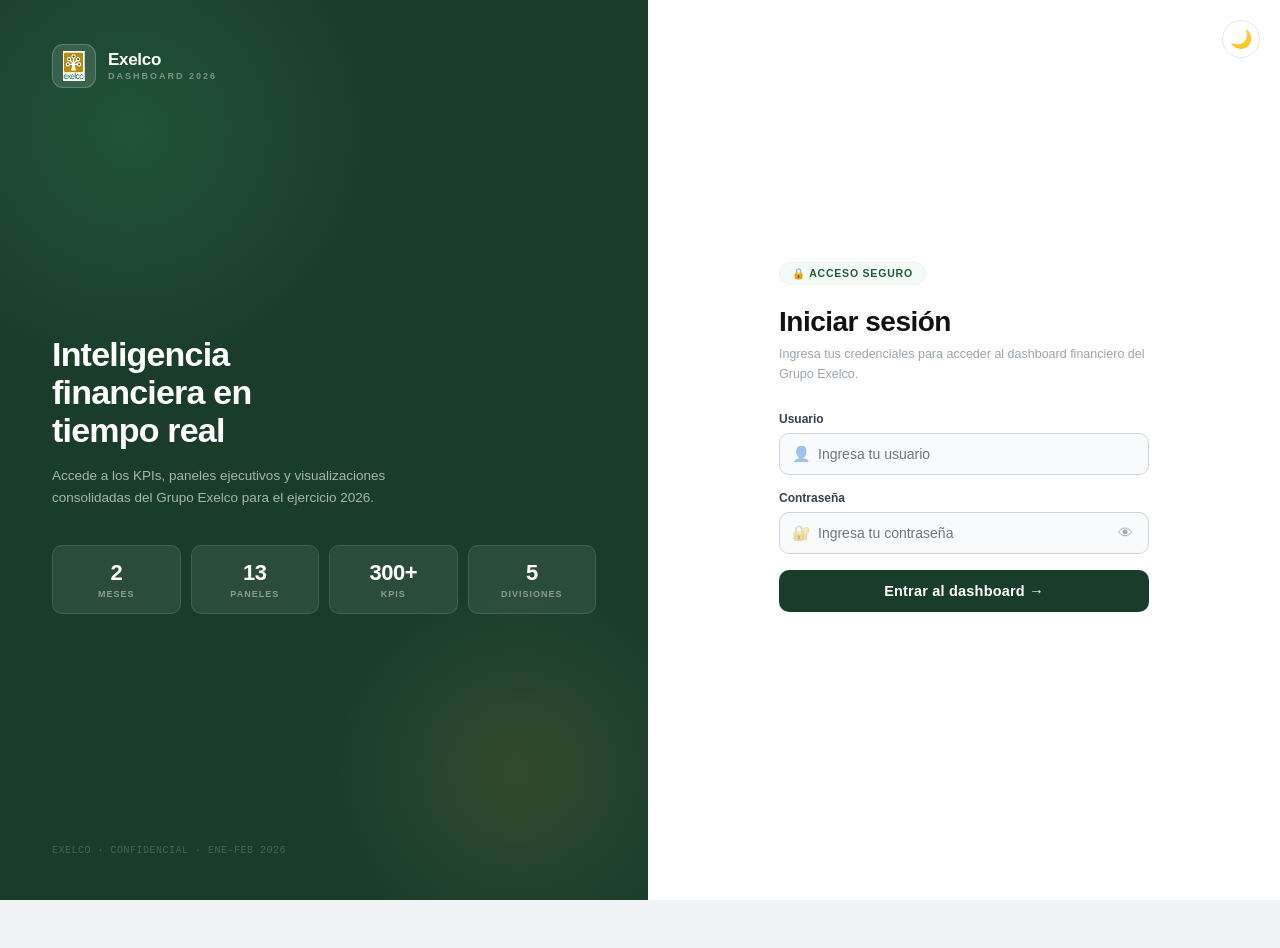
<file: 06_alimentos.html>
<!DOCTYPE html>
<html lang="es">
<head>
<meta charset="UTF-8"><meta name="viewport" content="width=device-width,initial-scale=1">
<link rel="icon" href="exelco.ico" type="image/x-icon">
<title>06 · División Alimentos — Exelco 2026</title>
<link rel="stylesheet" href="styles.css">
<style>
.sdiv{cursor:pointer;user-select:none;display:flex;align-items:center;justify-content:space-between}
.sdiv .toggle-icon{font-size:13px;font-weight:700;margin-left:10px;transition:transform .25s}
.sdiv.open .toggle-icon{transform:rotate(180deg)}
.collapsible{overflow:hidden;transition:max-height .3s ease,opacity .3s ease;max-height:0;opacity:0}
.collapsible.open{max-height:3000px;opacity:1}
</style>
<script src="auth.js"></script>
<script src="chart.min.js"></script>
</head>
<body>

<div id="lov">
  <div class="lbox">
    <div class="llogo"><img src="exelco.ico" class="lico-img" alt="Exelco"></div>
    <h2>Exelco Dashboard</h2><p>Reportes Financieros Consejo 2026</p>
    <input id="lu" class="lf" type="text" placeholder="Usuario" autocomplete="username">
    <input id="lp" class="lf" type="password" placeholder="Contraseña" autocomplete="current-password">
    <button class="lbtn" onclick="doLogin()">Ingresar</button>
    <div id="lerr" class="lerr"></div>
  </div>
  <div class="lbadge">EXELCO · CONFIDENCIAL · 2026</div>
</div>

<nav class="topbar">
  <div class="tb-logo">
    <img src="exelco.ico" class="tb-ico" alt="Exelco">
    <span class="tb-brand">EXELCO</span>
  </div>
  <div class="tb-nav">
    <a href="index.html" class="tb-link">Inicio</a>
    <a href="01_resumen.html" class="tb-link">01 · Resumen</a>
    <a href="02_ventas.html" class="tb-link">02 · Ventas</a>
    <a href="02b_tendencias.html" class="tb-link">02b · Tendencias</a>
    <a href="03_pl_bridge.html" class="tb-link">03 · E.R.</a>
    <a href="04_divisiones.html" class="tb-link">04 · Divisiones</a>
    <a href="05_energia.html" class="tb-link">05 · Energía</a>
    <a href="06_alimentos.html" class="tb-link active">06 · Alimentos</a>
    <a href="07_inmobiliaria.html" class="tb-link">07 · Inmobiliaria</a>
    <a href="08_flujo.html" class="tb-link">08 · Flujo</a>
    <a href="08b_flujo_corp.html" class="tb-link">08b · F.Corp</a>
    <a href="09_deuda.html" class="tb-link">09 · Deuda</a>
    <a href="10_operaciones.html" class="tb-link">10 · Operaciones</a>
    <a href="11_cartera.html" class="tb-link">11 · Cartera</a>
  </div>
  <div class="tb-right">
    <span class="badge-c">ENE–FEB 2026</span>
    <button class="logoutb" onclick="doLogout()">Salir</button>
  </div>
</nav>

<main class="page">
  <div class="ph">
    <div class="ey">06 · División Alimentos</div>
    <h1>Operaciones México y Estados Unidos</h1>
    <p class="sub">Ventas y métricas de la División Alimentos — Enero y Febrero 2026 (En Miles MXN)</p>
  </div>

  <div class="mtabs">
    <button class="mtab on" onclick="goM('ene',this)">Enero 2026</button>
    <button class="mtab" onclick="goM('feb',this)">Febrero 2026</button>
    <button class="mtab" onclick="goM('cmp',this)">Acumulado</button>
  </div>

  <!-- ENERO -->
  <div id="m-ene" class="mpnl on">
    <div class="kpis kpis4">
      <div class="kpi cgo"><div class="lb">Total Alimentos</div><div class="vl">99,508</div><div class="dl pos">27.9% del consolidado</div></div>
      <div class="kpi cgo"><div class="lb">Alimentos MX</div><div class="vl">84,967</div><div class="dl pos">85.4% de la división</div></div>
      <div class="kpi cn"><div class="lb">Alimentos EU</div><div class="vl">14,541</div><div class="dl neu">14.6% de la división</div></div>
      <div class="kpi cgo"><div class="lb">MX / EU ratio</div><div class="vl">5.84x</div><div class="dl neu">Domina mercado MX</div></div>
    </div>

    <div class="cc">
      <div class="cc-head">
        <div><div class="ey">Enero 2026</div><h2>División Alimentos — Ventas</h2><p>México vs Estados Unidos · Miles MXN</p></div>
        <div class="leg">
          <div class="li"><div class="ld" style="background:#1a3d2b"></div>Real</div>
          <div class="li"><div class="ld" style="background:#c9a84c"></div>Presupuesto</div>
          <div class="li"><div class="ld" style="background:#4a7298"></div>Año Anterior</div>
        </div>
      </div>
      <div class="cw cw-md"><canvas id="alimentosEne"></canvas></div>
      <div class="ins">
        <strong>Enero 2026 — Alimentos:</strong> Total de <strong>$99,508</strong> (27.9% del consolidado).
        México domina con <strong>$84,967 (85.4%)</strong>.
        La operación en EU aporta <strong>$14,541 (14.6%)</strong>.
        Alimentos es la segunda división más grande, concentrando la mayoría de operaciones en México.
      </div>
    </div>

    <div class="sdiv" onclick="toggleDtl(this)">Detalle por Mercado — Enero <span class="toggle-icon">▼</span></div>
    <div class="collapsible">
    <div class="g2">
      <div class="divc">
        <div class="dtitle">Alimentos México</div>
        <div class="dsub">Operaciones de distribución alimentaria MX</div>
        <div class="dval">$84,967</div>
        <span class="dmarg go">23.8% del consolidado</span>
        <div style="margin-top:14px">
          <div class="mrow"><span class="mk">Ventas</span><span class="mv go">$84,967</span></div>
          <div class="mrow"><span class="mk">% División Alimentos</span><span class="mv">85.4%</span></div>
          <div class="mrow"><span class="mk">% Consolidado</span><span class="mv">23.8%</span></div>
          <div class="mrow"><span class="mk">Mercado</span><span class="mv">México</span></div>
          <div class="mrow"><span class="mk">Moneda base</span><span class="mv">MXN</span></div>
        </div>
      </div>
      <div class="divc">
        <div class="dtitle">Alimentos EU</div>
        <div class="dsub">Operaciones de distribución alimentaria USA</div>
        <div class="dval">$14,541</div>
        <span class="dmarg n">4.1% del consolidado</span>
        <div style="margin-top:14px">
          <div class="mrow"><span class="mk">Ventas (MXN equiv.)</span><span class="mv">$14,541</span></div>
          <div class="mrow"><span class="mk">% División Alimentos</span><span class="mv">14.6%</span></div>
          <div class="mrow"><span class="mk">% Consolidado</span><span class="mv">4.1%</span></div>
          <div class="mrow"><span class="mk">TC aplicado</span><span class="mv">17.3310</span></div>
          <div class="mrow"><span class="mk">Ventas aprox. USD</span><span class="mv">~$839 USD</span></div>
        </div>
      </div>
    </div>
    </div>
  </div>

  <!-- FEBRERO -->
  <div id="m-feb" class="mpnl">
    <div class="kpis kpis4">
      <div class="kpi cr"><div class="lb">Total Alimentos</div><div class="vl">82,915</div><div class="dl neg">▼ −16.7% vs Ene</div></div>
      <div class="kpi cr"><div class="lb">Alimentos MX</div><div class="vl">69,036</div><div class="dl neg">▼ −18.7%</div></div>
      <div class="kpi cn"><div class="lb">Alimentos EU</div><div class="vl">13,879</div><div class="dl neg">▼ −4.6%</div></div>
      <div class="kpi cgo"><div class="lb">MX / EU ratio</div><div class="vl">4.97x</div><div class="dl neg">▼ Convergencia</div></div>
    </div>

    <div class="cc">
      <div class="cc-head">
        <div><div class="ey">Febrero 2026</div><h2>División Alimentos — Ventas</h2><p>México vs Estados Unidos · Miles MXN</p></div>
        <div class="leg">
          <div class="li"><div class="ld" style="background:#1a3d2b"></div>Real</div>
          <div class="li"><div class="ld" style="background:#c9a84c"></div>Presupuesto</div>
          <div class="li"><div class="ld" style="background:#4a7298"></div>Año Anterior</div>
        </div>
      </div>
      <div class="cw cw-md"><canvas id="alimentosFeb"></canvas></div>
      <div class="ins">
        <strong>Febrero 2026 — Alimentos:</strong> Caída total de <strong>−$16,593 (−16.7%)</strong>.
        Alimentos MX sufre la mayor caída: <strong>−$15,931 (−18.7%)</strong>, siendo la peor división en términos porcentuales.
        Alimentos EU muestra mejor resistencia con solo <strong>−$662 (−4.6%)</strong>.
        El ratio MX/EU se comprime de 5.84x a 4.97x.
      </div>
    </div>

    <div class="sdiv" onclick="toggleDtl(this)">Detalle por Mercado — Febrero <span class="toggle-icon">▼</span></div>
    <div class="collapsible">
    <div class="g2">
      <div class="divc">
        <div class="dtitle">Alimentos México</div>
        <div class="dsub">Operaciones de distribución alimentaria MX</div>
        <div class="dval" style="color:#c0392b">$69,036</div>
        <span class="dmarg go">22.2% del consolidado</span>
        <div style="margin-top:14px">
          <div class="mrow"><span class="mk">Ventas Feb</span><span class="mv r">$69,036</span></div>
          <div class="mrow"><span class="mk">vs Enero</span><span class="mv r">−$15,931 (−18.7%)</span></div>
          <div class="mrow"><span class="mk">% División Alimentos</span><span class="mv">83.3%</span></div>
          <div class="mrow"><span class="mk">% Consolidado</span><span class="mv">22.2%</span></div>
        </div>
      </div>
      <div class="divc">
        <div class="dtitle">Alimentos EU</div>
        <div class="dsub">Operaciones de distribución alimentaria USA</div>
        <div class="dval" style="color:#d97706">$13,879</div>
        <span class="dmarg n">4.5% del consolidado</span>
        <div style="margin-top:14px">
          <div class="mrow"><span class="mk">Ventas Feb (MXN equiv.)</span><span class="mv go">$13,879</span></div>
          <div class="mrow"><span class="mk">vs Enero</span><span class="mv r">−$662 (−4.6%)</span></div>
          <div class="mrow"><span class="mk">% División Alimentos</span><span class="mv">16.7%</span></div>
          <div class="mrow"><span class="mk">TC aplicado</span><span class="mv">17.2193</span></div>
        </div>
      </div>
    </div>
    </div>
  </div>

  <!-- ACUMULADO -->
  <div id="m-cmp" class="mpnl">
    <div class="kpis kpis4">
      <div class="kpi cr"><div class="lb">Total Alimentos Acum.</div><div class="vl">182,423</div><div class="dl neg">▼ −15.4% vs Ppto</div></div>
      <div class="kpi cr"><div class="lb">Alimentos MX</div><div class="vl">154,003</div><div class="dl neg">▼ −17.3% vs Ppto</div></div>
      <div class="kpi cn"><div class="lb">Alimentos EU</div><div class="vl">28,420</div><div class="dl neg">▼ −3.2% vs Ppto</div></div>
      <div class="kpi cgo"><div class="lb">MX / EU ratio</div><div class="vl">5.42x</div><div class="dl neu">Acumulado</div></div>
    </div>

    <div class="cc">
      <div class="cc-head">
        <div><div class="ey">Acumulado Ene–Feb 2026</div><h2>División Alimentos — Ventas Acumuladas</h2><p>México vs Estados Unidos · Miles MXN</p></div>
        <div class="leg">
          <div class="li"><div class="ld" style="background:#1a3d2b"></div>Real</div>
          <div class="li"><div class="ld" style="background:#c9a84c"></div>Presupuesto</div>
          <div class="li"><div class="ld" style="background:#4a7298"></div>Año Anterior</div>
        </div>
      </div>
      <div class="cw cw-md"><canvas id="alimentosCmp"></canvas></div>
      <div class="ins">
        <strong>Acumulado Ene–Feb — Alimentos:</strong> Total de <strong>$182,423</strong> vs Ppto $215,582 (−15.4%) y AA $195,009 (−6.5%).
        Alimentos MX acumula $154,003 (−17.3% vs Ppto). EU muestra mayor resiliencia con $28,420 (−3.2% vs Ppto).
        La brecha MX/EU se mantiene en <strong>5.42x</strong>.
      </div>
    </div>

    <div class="sdiv" onclick="toggleDtl(this)">Tabla Acumulada Alimentos <span class="toggle-icon">▼</span></div>
    <div class="collapsible">
    <div class="cc">
      <table class="dtbl">
        <thead><tr><th>Mercado</th><th style="text-align:right">Real Acum</th><th style="text-align:right">Ppto Acum</th><th style="text-align:right">AA Acum</th><th style="text-align:right">vs Ppto</th><th style="text-align:right">vs AA</th></tr></thead>
        <tbody>
          <tr><td class="metric">Alimentos MX</td><td style="text-align:right" class="ng fw7">154,003</td><td style="text-align:right">186,232</td><td style="text-align:right">157,677</td><td style="text-align:right"><span class="badge r">−17.3%</span></td><td style="text-align:right"><span class="badge r">−2.3%</span></td></tr>
          <tr><td class="metric">Alimentos EU</td><td style="text-align:right" class="ng fw7">28,420</td><td style="text-align:right">29,350</td><td style="text-align:right">37,332</td><td style="text-align:right"><span class="badge r">−3.2%</span></td><td style="text-align:right"><span class="badge r">−23.9%</span></td></tr>
          <tr><td class="metric fw7">Total Alimentos</td><td style="text-align:right" class="ng fw7">182,423</td><td style="text-align:right fw7">215,582</td><td style="text-align:right fw7">195,009</td><td style="text-align:right"><span class="badge r">−15.4%</span></td><td style="text-align:right"><span class="badge r">−6.5%</span></td></tr>
        </tbody>
      </table>
    </div>
    </div>
  </div>

  <div class="foot">
    <span>EXELCO · 06 · División Alimentos · ENE–FEB 2026</span>
    <span>CONFIDENCIAL</span>
  </div>
</main>

<script>
function toggleDtl(hdr){
  const panel=hdr.nextElementSibling;
  const isOpen=panel.classList.contains('open');
  panel.classList.toggle('open',!isOpen);
  hdr.classList.toggle('open',!isOpen);
}
const G={g800:'#1a3d2b',gold:'#c9a84c',slate:'#4a7298',navy:'#1e3a5f',red:'#c0392b'};
const LBLS=['Alim. MX','Alim. EU','Total Alimentos'];

const ENE_R  =[84967,14541,99508];
const ENE_PP =[101635,14627,116262];
const ENE_AA =[84296,18649,102945];
const FEB_R  =[69036,13879,82915];
const FEB_PP =[84597,14723,99320];
const FEB_AA =[73381,18683,92064];
const ACU_R  =[154003,28420,182423];
const ACU_PP =[186232,29350,215582];
const ACU_AA =[157677,37332,195009];

function make3Bar(id,real,ppto,aa){
  const ctx=document.getElementById(id);
  if(!ctx) return;
  const opts={responsive:true,maintainAspectRatio:false,
    plugins:{legend:{display:false}},
    scales:{x:{grid:{display:false},ticks:{font:{size:13,weight:'700'}}},
            y:{grid:{color:'#f0f0f0'},ticks:{callback:v=>v.toLocaleString(),font:{size:12,weight:'700'}}}}};
  new Chart(ctx,{type:'bar',
    data:{labels:LBLS,datasets:[
      {label:'Real', data:real, backgroundColor:G.g800,  borderRadius:4},
      {label:'Ppto', data:ppto, backgroundColor:G.gold,  borderRadius:4},
      {label:'AA',   data:aa,   backgroundColor:G.slate, borderRadius:4}
    ]},options:opts});
}

function initCharts(){
  make3Bar('alimentosEne', ENE_R, ENE_PP, ENE_AA);
  make3Bar('alimentosFeb', FEB_R, FEB_PP, FEB_AA);
  make3Bar('alimentosCmp', ACU_R, ACU_PP, ACU_AA);
}
if(document.readyState==='loading') document.addEventListener('DOMContentLoaded', initCharts);
else initCharts();
</script>
</body>
</html>
</file>
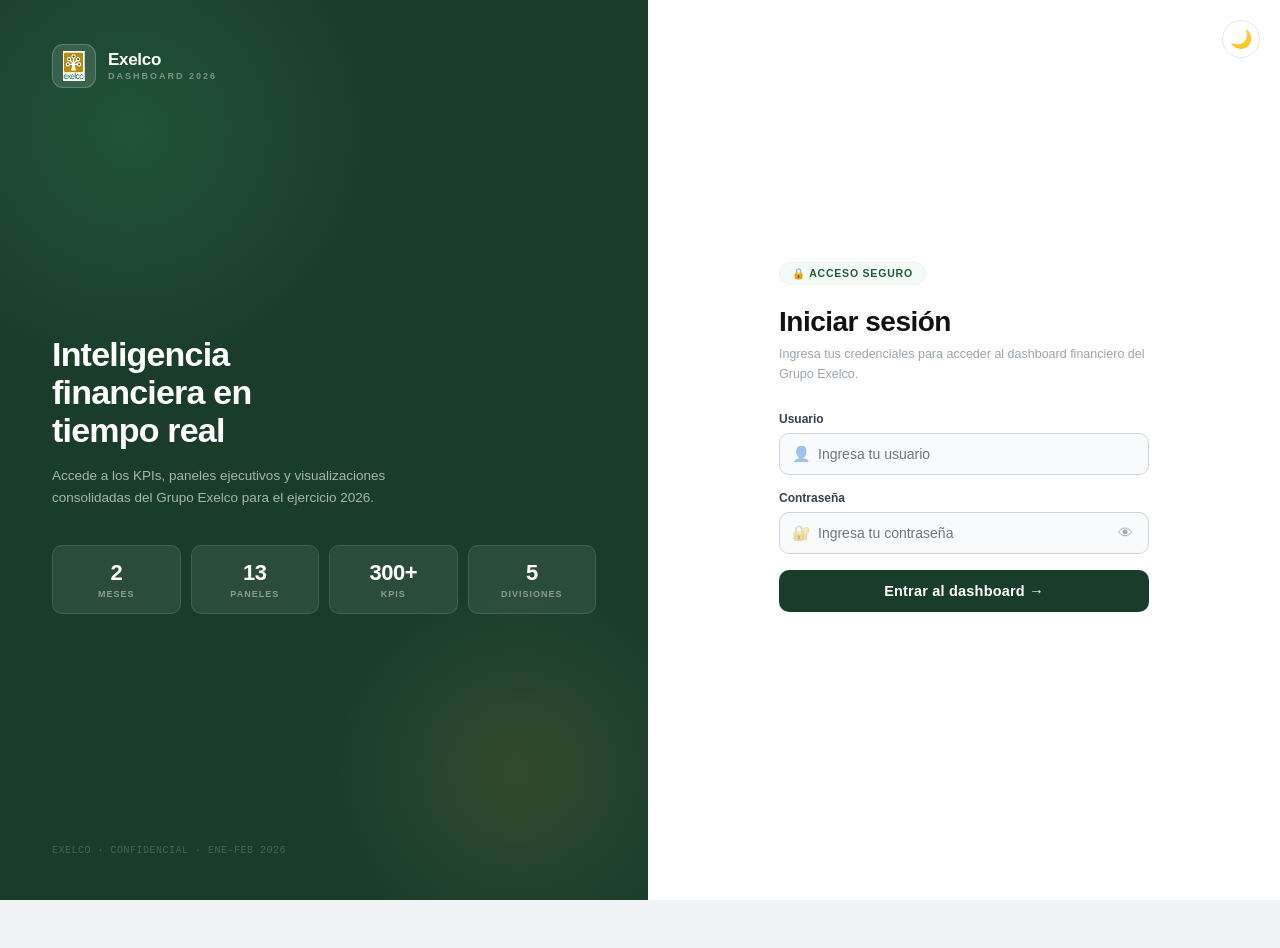
<file: 07_inmobiliaria.html>
﻿<!DOCTYPE html>
<html lang="es">
<head>
<meta charset="UTF-8"><meta name="viewport" content="width=device-width,initial-scale=1">
<link rel="icon" href="exelco.ico" type="image/x-icon">
<title>07 · División Inmobiliaria — Exelco 2026</title>
<link rel="stylesheet" href="styles.css">
<style>
.sdiv{cursor:pointer;user-select:none;display:flex;align-items:center;justify-content:space-between}
.sdiv .toggle-icon{font-size:13px;font-weight:700;margin-left:10px;transition:transform .25s}
.sdiv.open .toggle-icon{transform:rotate(180deg)}
.collapsible{overflow:hidden;transition:max-height .3s ease,opacity .3s ease;max-height:0;opacity:0}
.collapsible.open{max-height:3000px;opacity:1}
</style>
<script src="auth.js"></script>
<script src="chart.min.js"></script>
</head>
<body>

<div id="lov">
  <div class="lbox">
    <div class="llogo"><img src="exelco.ico" class="lico-img" alt="Exelco"></div>
    <h2>Exelco Dashboard</h2><p>Reportes Financieros Consejo 2026</p>
    <input id="lu" class="lf" type="text" placeholder="Usuario" autocomplete="username">
    <input id="lp" class="lf" type="password" placeholder="Contraseña" autocomplete="current-password">
    <button class="lbtn" onclick="doLogin()">Ingresar</button>
    <div id="lerr" class="lerr"></div>
  </div>
  <div class="lbadge">EXELCO · CONFIDENCIAL · 2026</div>
</div>

<nav class="topbar">
  <div class="tb-logo">
    <img src="exelco.ico" class="tb-ico" alt="Exelco">
    <span class="tb-brand">EXELCO</span>
  </div>
  <div class="tb-nav">
    <a href="index.html" class="tb-link">Inicio</a>
    <a href="01_resumen.html" class="tb-link">01 · Resumen</a>
    <a href="02_ventas.html" class="tb-link">02 · Ventas</a>
    <a href="02b_tendencias.html" class="tb-link">02b · Tendencias</a>
    <a href="03_pl_bridge.html" class="tb-link">03 · E.R.</a>
    <a href="04_divisiones.html" class="tb-link">04 · Divisiones</a>
    <a href="05_energia.html" class="tb-link">05 · Energía</a>
    <a href="06_alimentos.html" class="tb-link">06 · Alimentos</a>
    <a href="07_inmobiliaria.html" class="tb-link active">07 · Inmobiliaria</a>
    <a href="08_flujo.html" class="tb-link">08 · Flujo</a>
    <a href="08b_flujo_corp.html" class="tb-link">08b · F.Corp</a>
    <a href="09_deuda.html" class="tb-link">09 · Deuda</a>
    <a href="10_operaciones.html" class="tb-link">10 · Operaciones</a>
    <a href="11_cartera.html" class="tb-link">11 · Cartera</a>
  </div>
  <div class="tb-right">
    <span class="badge-c">ENE–FEB 2026</span>
    <button class="logoutb" onclick="doLogout()">Salir</button>
  </div>
</nav>

<main class="page">
  <div class="ph">
    <div class="ey">07 · División Inmobiliaria</div>
    <h1>Portafolio México y Estados Unidos</h1>
    <p class="sub">Ingresos por renta y comparativo mensual — Enero y Febrero 2026 (En Miles MXN)</p>
  </div>

  <div class="mtabs">
    <button class="mtab on" onclick="goM('ene',this)">Enero 2026</button>
    <button class="mtab" onclick="goM('feb',this)">Febrero 2026</button>
    <button class="mtab" onclick="goM('cmp',this)">Acumulado</button>
  </div>

  <!-- ENERO -->
  <div id="m-ene" class="mpnl on">
    <div class="kpis kpis4">
      <div class="kpi cn"><div class="lb">Total Inmobiliaria</div><div class="vl">8,610</div><div class="dl neu">2.4% del consolidado</div></div>
      <div class="kpi cn"><div class="lb">Inmob MX</div><div class="vl">6,842</div><div class="dl pos">79.5% de la división</div></div>
      <div class="kpi cn"><div class="lb">Inmob EU</div><div class="vl">1,768</div><div class="dl neu">20.5% de la división</div></div>
      <div class="kpi cg"><div class="lb">Estabilidad</div><div class="vl">Alta</div><div class="dl pos">Ingresos recurrentes</div></div>
    </div>

    <div class="cc">
      <div class="cc-head">
        <div><div class="ey">Enero 2026</div><h2>División Inmobiliaria — Ingresos</h2><p>México vs Estados Unidos · Miles MXN</p></div>
        <div class="leg">
          <div class="li"><div class="ld" style="background:#1a3d2b"></div>Real</div>
          <div class="li"><div class="ld" style="background:#c9a84c"></div>Presupuesto</div>
          <div class="li"><div class="ld" style="background:#4a7298"></div>Año Anterior</div>
        </div>
      </div>
      <div class="cw cw-md"><canvas id="inmobEne"></canvas></div>
      <div class="ins">
        <strong>Enero 2026 — Inmobiliaria:</strong> División más pequeña con <strong>$8,610 (2.4% del consolidado)</strong>.
        Los ingresos son principalmente por renta de propiedades, lo que les otorga alta estabilidad y predictibilidad.
        México domina con <strong>$6,842 (79.5%)</strong> y EU contribuye con <strong>$1,768 (20.5%)</strong>, equivalente a ~$102 USD.
      </div>
    </div>

    <div class="sdiv" onclick="toggleDtl(this)">Detalle por Mercado — Enero <span class="toggle-icon">▼</span></div>
    <div class="collapsible">
    <div class="g2">
      <div class="divc">
        <div class="dtitle">Inmobiliaria México</div>
        <div class="dsub">Portafolio de renta comercial e industrial MX</div>
        <div class="dval">$6,842</div>
        <span class="dmarg n">1.9% del consolidado</span>
        <div style="margin-top:14px">
          <div class="mrow"><span class="mk">Ingresos por renta</span><span class="mv">$6,842</span></div>
          <div class="mrow"><span class="mk">% División Inmob.</span><span class="mv">79.5%</span></div>
          <div class="mrow"><span class="mk">Tipo de ingreso</span><span class="mv">Venta recurrente</span></div>
          <div class="mrow"><span class="mk">Moneda base</span><span class="mv">MXN</span></div>
          <div class="mrow"><span class="mk">Volatilidad</span><span class="mv p">Baja</span></div>
        </div>
      </div>
      <div class="divc">
        <div class="dtitle">Inmobiliaria EU</div>
        <div class="dsub">Portafolio de renta comercial e industrial USA</div>
        <div class="dval">$1,768</div>
        <span class="dmarg n">0.5% del consolidado</span>
        <div style="margin-top:14px">
          <div class="mrow"><span class="mk">Ingresos por renta (MXN)</span><span class="mv">$1,768</span></div>
          <div class="mrow"><span class="mk">% División Inmob.</span><span class="mv">20.5%</span></div>
          <div class="mrow"><span class="mk">TC aplicado</span><span class="mv">17.3310</span></div>
          <div class="mrow"><span class="mk">Aprox. USD</span><span class="mv">~$102 USD</span></div>
          <div class="mrow"><span class="mk">Tipo de ingreso</span><span class="mv">Renta en USD</span></div>
        </div>
      </div>
    </div>
    </div>
  </div>

  <!-- FEBRERO -->
  <div id="m-feb" class="mpnl">
    <div class="kpis kpis4">
      <div class="kpi cg"><div class="lb">Total Inmobiliaria</div><div class="vl">8,626</div><div class="dl pos">▲ +0.2% vs Ene</div></div>
      <div class="kpi cg"><div class="lb">Inmob MX</div><div class="vl">6,870</div><div class="dl pos">▲ +0.4%</div></div>
      <div class="kpi cr"><div class="lb">Inmob EU</div><div class="vl">1,756</div><div class="dl neg">▼ −0.7%</div></div>
      <div class="kpi cg"><div class="lb">Única división positiva</div><div class="vl">+16</div><div class="dl pos">vs enero</div></div>
    </div>

    <div class="cc">
      <div class="cc-head">
        <div><div class="ey">Febrero 2026</div><h2>División Inmobiliaria — Ingresos</h2><p>México vs Estados Unidos · Miles MXN</p></div>
        <div class="leg">
          <div class="li"><div class="ld" style="background:#1a3d2b"></div>Real</div>
          <div class="li"><div class="ld" style="background:#c9a84c"></div>Presupuesto</div>
          <div class="li"><div class="ld" style="background:#4a7298"></div>Año Anterior</div>
        </div>
      </div>
      <div class="cw cw-md"><canvas id="inmobFeb"></canvas></div>
      <div class="ins">
        <strong>Febrero 2026 — Inmobiliaria:</strong> <strong>Única división con crecimiento neto</strong> vs enero (+$16, +0.2%).
        MX crece ligeramente +$28 (+0.4%) mientras EU cae −$12 (−0.7%) por el efecto del tipo de cambio
        (TC baja de 17.3310 a 17.2193). Los ingresos por renta en pesos son estables; la variación en EU se explica
        por la depreciación del USD vs MXN.
      </div>
    </div>

    <div class="sdiv" onclick="toggleDtl(this)">Detalle por Mercado — Febrero <span class="toggle-icon">▼</span></div>
    <div class="collapsible">
    <div class="g2">
      <div class="divc">
        <div class="dtitle">Inmobiliaria México</div>
        <div class="dsub">Portafolio de renta comercial e industrial MX</div>
        <div class="dval" style="color:#1e3a5f">$6,870</div>
        <span class="dmarg n">2.2% del consolidado</span>
        <div style="margin-top:14px">
          <div class="mrow"><span class="mk">Ingresos Feb</span><span class="mv p">$6,870</span></div>
          <div class="mrow"><span class="mk">vs Enero</span><span class="mv p">+$28 (+0.4%)</span></div>
          <div class="mrow"><span class="mk">% División Inmob.</span><span class="mv">79.6%</span></div>
          <div class="mrow"><span class="mk">Tendencia</span><span class="mv p">Estable / Ligero crecimiento</span></div>
        </div>
      </div>
      <div class="divc">
        <div class="dtitle">Inmobiliaria EU</div>
        <div class="dsub">Portafolio de renta comercial e industrial USA</div>
        <div class="dval" style="color:#2b4f82">$1,756</div>
        <span class="dmarg n">0.6% del consolidado</span>
        <div style="margin-top:14px">
          <div class="mrow"><span class="mk">Ingresos Feb (MXN)</span><span class="mv r">$1,756</span></div>
          <div class="mrow"><span class="mk">vs Enero</span><span class="mv r">−$12 (−0.7%)</span></div>
          <div class="mrow"><span class="mk">TC aplicado</span><span class="mv">17.2193</span></div>
          <div class="mrow"><span class="mk">Causa caída</span><span class="mv go">TC MXN/USD −0.6%</span></div>
        </div>
      </div>
    </div>
    </div>
  </div>

  <!-- ACUMULADO -->
  <div id="m-cmp" class="mpnl">
    <div class="kpis kpis4">
      <div class="kpi cn"><div class="lb">Total Inmob. Acum.</div><div class="vl">17,236</div><div class="dl neg">▼ −59.6% vs Ppto</div></div>
      <div class="kpi cn"><div class="lb">Inmob MX</div><div class="vl">13,712</div><div class="dl neg">▼ −64.9% vs Ppto</div></div>
      <div class="kpi cn"><div class="lb">Inmob EU</div><div class="vl">3,524</div><div class="dl neg">▼ −2.9% vs Ppto</div></div>
      <div class="kpi cg"><div class="lb">Estabilidad EU</div><div class="vl">Alta</div><div class="dl pos">Ingresos en USD</div></div>
    </div>

    <div class="cc">
      <div class="cc-head">
        <div><div class="ey">Acumulado Ene–Feb 2026</div><h2>División Inmobiliaria — Ingresos Acumulados</h2><p>México vs Estados Unidos · Miles MXN</p></div>
        <div class="leg">
          <div class="li"><div class="ld" style="background:#1a3d2b"></div>Real</div>
          <div class="li"><div class="ld" style="background:#c9a84c"></div>Presupuesto</div>
          <div class="li"><div class="ld" style="background:#4a7298"></div>Año Anterior</div>
        </div>
      </div>
      <div class="cw cw-md"><canvas id="inmobCmp"></canvas></div>
      <div class="ins">
        <strong>Acumulado Ene–Feb — Inmobiliaria:</strong> Total de <strong>$17,236</strong> vs Ppto $42,682 (−59.6%) y AA $50,353 (−65.8%).
        La gran desviación vs Ppto en MX ($13,712 vs Ppto $39,054) refleja proyectos de desarrollo pendientes de ejecutarse.
        EU muestra mayor estabilidad: $3,524 vs Ppto $3,628 (−2.9% solamente).
      </div>
    </div>

    <div class="sdiv" onclick="toggleDtl(this)">Tabla Acumulada Inmobiliaria <span class="toggle-icon">▼</span></div>
    <div class="collapsible">
    <div class="cc">
      <table class="dtbl">
        <thead><tr><th>Mercado</th><th style="text-align:right">Real Acum</th><th style="text-align:right">Ppto Acum</th><th style="text-align:right">AA Acum</th><th style="text-align:right">vs Ppto</th><th style="text-align:right">vs AA</th></tr></thead>
        <tbody>
          <tr><td class="metric">Inmob MX</td><td style="text-align:right" class="ng fw7">13,712</td><td style="text-align:right">39,054</td><td style="text-align:right">46,159</td><td style="text-align:right"><span class="badge r">−64.9%</span></td><td style="text-align:right"><span class="badge r">−70.3%</span></td></tr>
          <tr><td class="metric">Inmob EU</td><td style="text-align:right" class="ng fw7">3,524</td><td style="text-align:right">3,628</td><td style="text-align:right">4,194</td><td style="text-align:right"><span class="badge r">−2.9%</span></td><td style="text-align:right"><span class="badge r">−16.0%</span></td></tr>
          <tr><td class="metric fw7">Total Inmob.</td><td style="text-align:right" class="ng fw7">17,236</td><td style="text-align:right fw7">42,682</td><td style="text-align:right fw7">50,353</td><td style="text-align:right"><span class="badge r">−59.6%</span></td><td style="text-align:right"><span class="badge r">−65.8%</span></td></tr>
        </tbody>
      </table>
    </div>
    </div>
  </div>

  <div class="foot">
    <span>EXELCO · 07 · División Inmobiliaria · ENE–FEB 2026</span>
    <span>CONFIDENCIAL</span>
  </div>
</main>

<script>
function toggleDtl(hdr){
  const panel=hdr.nextElementSibling;
  const isOpen=panel.classList.contains('open');
  panel.classList.toggle('open',!isOpen);
  hdr.classList.toggle('open',!isOpen);
}
const G={navy:'#1e3a5f',navyl:'#2b4f82',g800:'#1a3d2b',gold:'#c9a84c',slate:'#4a7298',red:'#c0392b'};
const LBLS=['Inmob MX','Inmob EU','Total'];

const ENE_R  =[6842,1768,8610];
const ENE_PP =[17329,1820,19149];
const ENE_AA =[11085,2164,13249];
const FEB_R  =[6870,1756,8626];
const FEB_PP =[21725,1808,23533];
const FEB_AA =[35074,2030,37104];
const ACU_R  =[13712,3524,17236];
const ACU_PP =[39054,3628,42682];
const ACU_AA =[46159,4194,50353];

function make3Bar(id,real,ppto,aa){
  const ctx=document.getElementById(id);
  if(!ctx) return;
  const opts={responsive:true,maintainAspectRatio:false,
    plugins:{legend:{display:false}},
    scales:{x:{grid:{display:false},ticks:{font:{size:13,weight:'700'}}},
            y:{grid:{color:'#f0f0f0'},ticks:{callback:v=>v.toLocaleString(),font:{size:12,weight:'700'}}}}};
  new Chart(ctx,{type:'bar',
    data:{labels:LBLS,datasets:[
      {label:'Real', data:real, backgroundColor:G.g800,  borderRadius:4},
      {label:'Ppto', data:ppto, backgroundColor:G.gold,  borderRadius:4},
      {label:'AA',   data:aa,   backgroundColor:G.slate, borderRadius:4}
    ]},options:opts});
}

document.addEventListener('DOMContentLoaded',()=>{
  make3Bar('inmobEne', ENE_R, ENE_PP, ENE_AA);
  make3Bar('inmobFeb', FEB_R, FEB_PP, FEB_AA);
  make3Bar('inmobCmp', ACU_R, ACU_PP, ACU_AA);
});
</script>
</body>
</html>
</file>
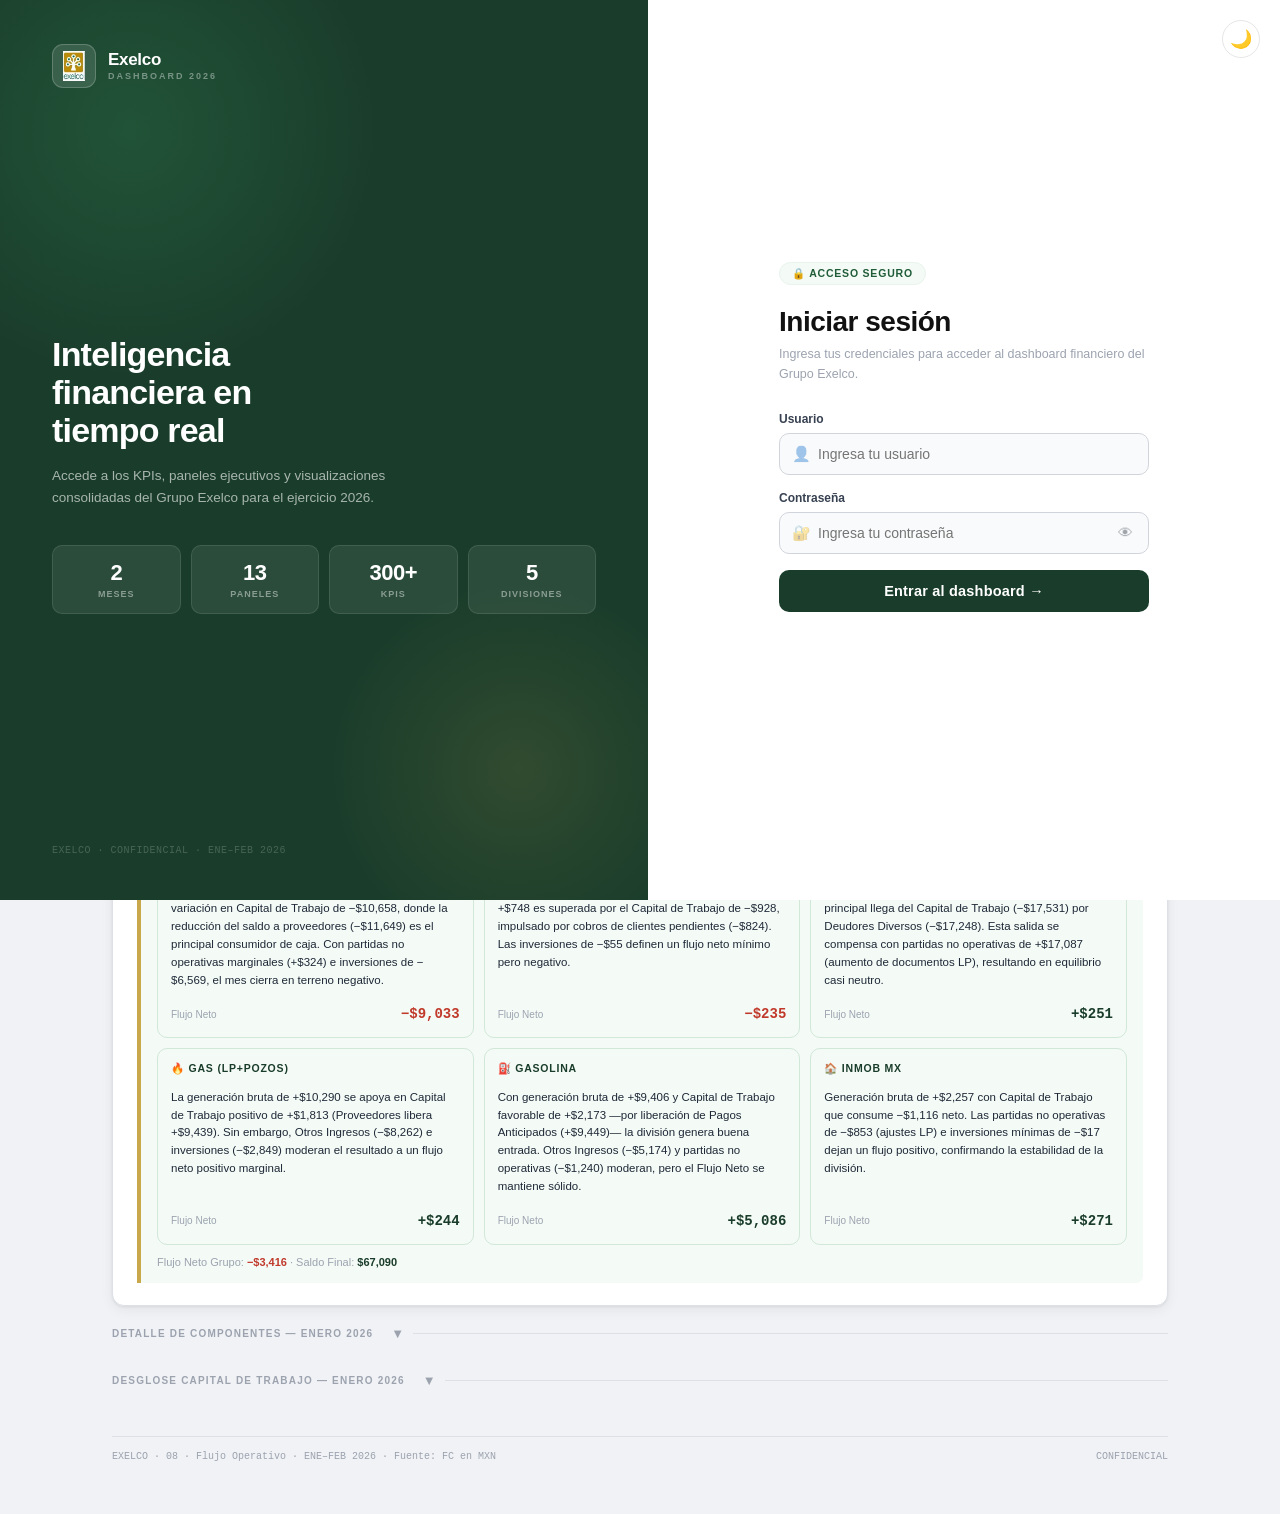
<file: 08_flujo.html>
<!DOCTYPE html>
<html lang="es">
<head>
<meta charset="UTF-8"><meta name="viewport" content="width=device-width,initial-scale=1">
<link rel="icon" href="exelco.ico" type="image/x-icon">
<title>08 · Flujo Operativo — Exelco 2026</title>
<link rel="stylesheet" href="styles.css">
<style>
.sdiv{cursor:pointer;user-select:none;display:flex;align-items:center;justify-content:space-between}
.sdiv .toggle-icon{font-size:13px;font-weight:700;margin-left:10px;transition:transform .25s}
.sdiv.open .toggle-icon{transform:rotate(180deg)}
.collapsible{overflow:hidden;transition:max-height .3s ease,opacity .3s ease;max-height:0;opacity:0}
.collapsible.open{max-height:3000px;opacity:1}
.ins-rank{display:grid;grid-template-columns:24px 1fr auto;align-items:center;gap:6px 12px;margin-top:12px;font-size:13px}
.ins-rank-num{font-size:11px;font-weight:800;background:var(--g800);color:#fff;border-radius:50%;width:20px;height:20px;display:flex;align-items:center;justify-content:center}
.ins-rank-lbl{font-weight:600;color:var(--tx1)}
.ins-rank-sub{font-size:11px;color:var(--gray400);grid-column:2;margin-top:-4px}
.ins-rank-val{font-family:'Courier New',monospace;font-weight:800;font-size:13px;text-align:right;white-space:nowrap}
.ins-rank-val.pos{color:#1a3d2b}.ins-rank-val.neg{color:#c0392b}
.ins-rank-sep{grid-column:1/-1;border:none;border-top:1px solid var(--g200);margin:2px 0}
/* ── DIV NARRATIVE GRID ── */
.dn-grid{display:grid;grid-template-columns:repeat(3,1fr);gap:10px;margin-top:10px}
@media(max-width:700px){.dn-grid{grid-template-columns:1fr 1fr}}
@media(max-width:440px){.dn-grid{grid-template-columns:1fr}}
.dn-card{background:var(--g050,#f8faf9);border:1px solid var(--g200,#d1e8d9);border-radius:10px;padding:11px 13px;display:flex;flex-direction:column;gap:0}
.dn-head{font-size:10.5px;font-weight:800;text-transform:uppercase;letter-spacing:.8px;color:var(--g800,#1a3d2b);margin-bottom:6px;padding-bottom:5px;border-bottom:1px solid var(--g200);display:flex;align-items:center;gap:5px}
.dn-body{font-size:11.5px;color:var(--tx2);line-height:1.55;flex:1}
.dn-foot{display:flex;justify-content:space-between;align-items:center;margin-top:8px;padding-top:6px;border-top:1px solid var(--g200)}
.dn-foot-lbl{font-size:10px;color:var(--gray400)}
.dn-fn{font-family:'Courier New',monospace;font-weight:800;font-size:14px}
.dn-fn.pos{color:#1a3d2b}.dn-fn.neg{color:#c0392b}
</style>
<script src="auth.js"></script>
<script src="chart.min.js"></script>
</head>
<body>

<div id="lov">
  <div class="lbox">
    <div class="llogo"><img src="exelco.ico" class="lico-img" alt="Exelco"></div>
    <h2>Exelco Dashboard</h2><p>Reportes Financieros Consejo 2026</p>
    <input id="lu" class="lf" type="text" placeholder="Usuario" autocomplete="username">
    <input id="lp" class="lf" type="password" placeholder="Contraseña" autocomplete="current-password">
    <button class="lbtn" onclick="doLogin()">Ingresar</button>
    <div id="lerr" class="lerr"></div>
  </div>
  <div class="lbadge">EXELCO · CONFIDENCIAL · 2026</div>
</div>

<nav class="topbar">
  <div class="tb-logo">
    <img src="exelco.ico" class="tb-ico" alt="Exelco">
    <span class="tb-brand">EXELCO</span>
  </div>
  <div class="tb-nav">
    <a href="index.html" class="tb-link">Inicio</a>
    <a href="01_resumen.html" class="tb-link">01 · Resumen</a>
    <a href="02_ventas.html" class="tb-link">02 · Ventas</a>
    <a href="02b_tendencias.html" class="tb-link">02b · Tendencias</a>
    <a href="03_pl_bridge.html" class="tb-link">03 · E.R.</a>
    <a href="04_divisiones.html" class="tb-link">04 · Divisiones</a>
    <a href="05_energia.html" class="tb-link">05 · Energía</a>
    <a href="06_alimentos.html" class="tb-link">06 · Alimentos</a>
    <a href="07_inmobiliaria.html" class="tb-link">07 · Inmobiliaria</a>
    <a href="08_flujo.html" class="tb-link active">08 · Flujo</a>
    <a href="08b_flujo_corp.html" class="tb-link">08b · F.Corp</a>
    <a href="09_deuda.html" class="tb-link">09 · Deuda</a>
    <a href="10_operaciones.html" class="tb-link">10 · Operaciones</a>
    <a href="11_cartera.html" class="tb-link">11 · Cartera</a>
  </div>
  <div class="tb-right">
    <span class="badge-c">ENE–FEB 2026</span>
    <button class="logoutb" onclick="doLogout()">Salir</button>
  </div>
</nav>

<main class="page">
  <div class="ph">
    <div class="ey">08 · Flujo Operativo</div>
    <h1>Flujo Operativo</h1>
    <p class="sub">Fuente: Hoja FC en MXN — Saldo Inicial → Generación → Capital de Trabajo → Partida no Operativa → Inversiones → Otros Ingresos → Saldo Final (En Miles MXN)</p>
  </div>

  <div class="mtabs">
    <button class="mtab on" onclick="goM('ene',this)">Enero 2026</button>
    <button class="mtab" onclick="goM('feb',this)">Febrero 2026</button>
    <button class="mtab" onclick="goM('cmp',this)">Acumulado</button>
  </div>

  <!-- ══════════ ENERO ══════════ -->
  <div id="m-ene" class="mpnl on">
    <div class="kpis kpis4">
      <div class="kpi cn"><div class="lb">Saldo Inicial Bancos</div><div class="vl">70,505</div><div class="dl neu">&nbsp;</div></div>
      <div class="kpi cg"><div class="lb">Generación Bruta</div><div class="vl">+31,267</div><div class="dl pos">Flujo operativo generado</div></div>
      <div class="kpi cr"><div class="lb">Variación C de T</div><div class="vl">−26,248</div><div class="dl neg">Deudores Div. −32,789</div></div>
      <div class="kpi cg"><div class="lb">Saldo Final Bancos</div><div class="vl">67,090</div><div class="dl neg">▼ −3,416 vs SI</div></div>
    </div>

    <div class="cc">
      <div class="cc-head">
        <div><div class="ey">Enero 2026 · Miles MXN</div><h2>Flujo Operativo</h2><p>FC en MXN · Mes Enero</p></div>
        <div class="leg">
          <div class="li"><div class="ld" style="background:#111111"></div>Saldo</div>
          <div class="li"><div class="ld" style="background:#1d4ed8"></div>Positivo</div>
          <div class="li"><div class="ld" style="background:#c0392b"></div>Negativo</div>
        </div>
      </div>
      <div class="cw cw-lg" style="position:relative"><canvas id="wfEne"></canvas></div>
      <div class="ins">
        <strong>Enero 2026 — Narrativa por División (FC en MXN):</strong>
        <div class="dn-grid">
          <div class="dn-card">
            <div class="dn-head">🍽 Alim MX</div>
            <div class="dn-body">La generación bruta de +$7,870 es superada por la variación en Capital de Trabajo de −$10,658, donde la reducción del saldo a proveedores (−$11,649) es el principal consumidor de caja. Con partidas no operativas marginales (+$324) e inversiones de −$6,569, el mes cierra en terreno negativo.</div>
            <div class="dn-foot"><span class="dn-foot-lbl">Flujo Neto</span><span class="dn-fn neg">−$9,033</span></div>
          </div>
          <div class="dn-card">
            <div class="dn-head">🌎 Alim EU</div>
            <div class="dn-body">División con actividad acotada: generación bruta de +$748 es superada por el Capital de Trabajo de −$928, impulsado por cobros de clientes pendientes (−$824). Las inversiones de −$55 definen un flujo neto mínimo pero negativo.</div>
            <div class="dn-foot"><span class="dn-foot-lbl">Flujo Neto</span><span class="dn-fn neg">−$235</span></div>
          </div>
          <div class="dn-card">
            <div class="dn-head">🏢 Inmob EU</div>
            <div class="dn-body">Generación bruta modesta de +$695; la presión principal llega del Capital de Trabajo (−$17,531) por Deudores Diversos (−$17,248). Esta salida se compensa con partidas no operativas de +$17,087 (aumento de documentos LP), resultando en equilibrio casi neutro.</div>
            <div class="dn-foot"><span class="dn-foot-lbl">Flujo Neto</span><span class="dn-fn pos">+$251</span></div>
          </div>
          <div class="dn-card">
            <div class="dn-head">🔥 Gas (LP+Pozos)</div>
            <div class="dn-body">La generación bruta de +$10,290 se apoya en Capital de Trabajo positivo de +$1,813 (Proveedores libera +$9,439). Sin embargo, Otros Ingresos (−$8,262) e inversiones (−$2,849) moderan el resultado a un flujo neto positivo marginal.</div>
            <div class="dn-foot"><span class="dn-foot-lbl">Flujo Neto</span><span class="dn-fn pos">+$244</span></div>
          </div>
          <div class="dn-card">
            <div class="dn-head">⛽ Gasolina</div>
            <div class="dn-body">Con generación bruta de +$9,406 y Capital de Trabajo favorable de +$2,173 —por liberación de Pagos Anticipados (+$9,449)— la división genera buena entrada. Otros Ingresos (−$5,174) y partidas no operativas (−$1,240) moderan, pero el Flujo Neto se mantiene sólido.</div>
            <div class="dn-foot"><span class="dn-foot-lbl">Flujo Neto</span><span class="dn-fn pos">+$5,086</span></div>
          </div>
          <div class="dn-card">
            <div class="dn-head">🏠 Inmob MX</div>
            <div class="dn-body">Generación bruta de +$2,257 con Capital de Trabajo que consume −$1,116 neto. Las partidas no operativas de −$853 (ajustes LP) e inversiones mínimas de −$17 dejan un flujo positivo, confirmando la estabilidad de la división.</div>
            <div class="dn-foot"><span class="dn-foot-lbl">Flujo Neto</span><span class="dn-fn pos">+$271</span></div>
          </div>
        </div>
        <div style="margin-top:8px;font-size:11px;color:var(--gray400)">Flujo Neto Grupo: <strong style="color:#c0392b">−$3,416</strong> · Saldo Final: <strong style="color:#1a3d2b">$67,090</strong></div>
      </div>
    </div>

    <div class="sdiv" onclick="toggleDtl(this)">Detalle de Componentes — Enero 2026 <span class="toggle-icon">▼</span></div>
    <div class="collapsible"><div class="cc">
      <table class="dtbl">
        <thead>
          <tr><th>Concepto</th><th style="text-align:right">Monto (MXN)</th><th style="text-align:right">Impacto</th><th>Observación</th></tr>
        </thead>
        <tbody>
          <tr><td class="metric fw7">Saldo Inicial</td><td style="text-align:right" class="fw7">70,505</td><td style="text-align:right">—</td><td>Cierre Diciembre 2025</td></tr>
          <tr><td class="metric">(+) Generación Bruta</td><td style="text-align:right" class="ng">+31,267</td><td style="text-align:right"><span class="badge g">+44.4%</span></td><td>Flujo operativo bruto</td></tr>
          <tr><td class="metric">(±) Variación C de T</td><td style="text-align:right" class="nr">−26,248</td><td style="text-align:right"><span class="badge r">−37.2%</span></td><td>Deudores Diversos −32,789</td></tr>
          <tr><td class="metric">(+) Partida no Operativa</td><td style="text-align:right" class="ng">+14,569</td><td style="text-align:right"><span class="badge g">+20.7%</span></td><td>Partidas no monetarias</td></tr>
          <tr><td class="metric">(−) Total Inversiones</td><td style="text-align:right" class="nr">−9,568</td><td style="text-align:right"><span class="badge r">−13.6%</span></td><td>CAPEX y financiero</td></tr>
          <tr><td class="metric">(−) Otros Ingresos</td><td style="text-align:right" class="nr">−13,436</td><td style="text-align:right"><span class="badge r">−19.1%</span></td><td>Principalmente Energía</td></tr>
          <tr style="border-top:2px solid var(--g800)"><td class="metric">= Flujo Neto</td><td style="text-align:right" class="nr fw7">−3,416</td><td style="text-align:right">—</td><td>Variación neta de caja</td></tr>
          <tr><td class="metric fw7">= Saldo Final</td><td style="text-align:right" class="ng fw7">67,090</td><td style="text-align:right">—</td><td>Cierre Enero 2026</td></tr>
        </tbody>
      </table>
    </div></div>

    <div class="sdiv" onclick="toggleDtl(this)">Desglose Capital de Trabajo — Enero 2026 <span class="toggle-icon">▼</span></div>
    <div class="collapsible"><div class="cc">
      <table class="dtbl">
        <thead><tr><th>Partida</th><th style="text-align:right">Monto (MXN)</th><th>Impacto</th></tr></thead>
        <tbody>
          <tr><td class="metric">Clientes</td><td style="text-align:right" class="ng">+2,380</td><td><span class="badge g">Positivo</span></td></tr>
          <tr><td class="metric fw7" style="color:var(--red)">Deudores Diversos ⚠</td><td style="text-align:right" class="nr fw7">−32,789</td><td><span class="badge r">Principal driver</span></td></tr>
          <tr><td class="metric">Inventarios</td><td style="text-align:right" class="ng">+2,102</td><td><span class="badge g">Positivo</span></td></tr>
          <tr><td class="metric">Pagos Anticipados</td><td style="text-align:right" class="ng">+12,857</td><td><span class="badge g">Positivo</span></td></tr>
          <tr><td class="metric">Proveedores</td><td style="text-align:right" class="nr">−7,147</td><td><span class="badge r">Negativo</span></td></tr>
          <tr><td class="metric">Acreedores Diversos</td><td style="text-align:right" class="nr">−403</td><td><span class="badge r">Negativo</span></td></tr>
          <tr><td class="metric">Gastos Acum. por Pagar</td><td style="text-align:right" class="nr">−3,248</td><td><span class="badge r">Negativo</span></td></tr>
          <tr><td class="metric fw7">TOTAL C de T</td><td style="text-align:right" class="nr fw7">−26,248</td><td></td></tr>
        </tbody>
      </table>
    </div></div>
  </div>

  <!-- ══════════ FEBRERO ══════════ -->
  <div id="m-feb" class="mpnl">
    <div class="kpis kpis4">
      <div class="kpi cn"><div class="lb">Saldo Inicial Bancos</div><div class="vl">67,044</div><div class="dl neu">&nbsp;</div></div>
      <div class="kpi cg"><div class="lb">Generación Bruta</div><div class="vl">+18,787</div><div class="dl pos">Flujo operativo generado</div></div>
      <div class="kpi cg"><div class="lb">Variación C de T</div><div class="vl">+13,879</div><div class="dl pos">Recuperación parcial</div></div>
      <div class="kpi cr"><div class="lb">Saldo Final Bancos</div><div class="vl">64,547</div><div class="dl neg">▼ −2,497 vs SI</div></div>
    </div>

    <div class="cc">
      <div class="cc-head">
        <div><div class="ey">Febrero 2026 · Miles MXN</div><h2>Flujo Operativo</h2><p>FC en MXN · Mes Febrero</p></div>
        <div class="leg">
          <div class="li"><div class="ld" style="background:#111111"></div>Saldo</div>
          <div class="li"><div class="ld" style="background:#1d4ed8"></div>Positivo</div>
          <div class="li"><div class="ld" style="background:#c0392b"></div>Negativo</div>
        </div>
      </div>
      <div class="cw cw-lg"><canvas id="wfFeb"></canvas></div>
      <div class="ins">
        <strong>Febrero 2026 — Narrativa por División (FC en MXN):</strong>
        <div class="dn-grid">
          <div class="dn-card">
            <div class="dn-head">🍽 Alim MX</div>
            <div class="dn-body">La generación bruta cae a +$3,896 (−51% vs enero). El Capital de Trabajo de −$2,042 sigue presionado por Proveedores (−$10,147 pagados neto). Con inversiones de −$3,812, la división no logra revertir el resultado negativo del mes.</div>
            <div class="dn-foot"><span class="dn-foot-lbl">Flujo Neto</span><span class="dn-fn neg">−$1,978</span></div>
          </div>
          <div class="dn-card">
            <div class="dn-head">🌎 Alim EU</div>
            <div class="dn-body">Generación bruta estable en +$750, pero el Capital de Trabajo se deteriora a −$2,207, ahora impulsado por acumulación de Gastos por Pagar (−$1,028). Las inversiones de −$119 confirman un mes de mayor presión que enero para esta división.</div>
            <div class="dn-foot"><span class="dn-foot-lbl">Flujo Neto</span><span class="dn-fn neg">−$1,576</span></div>
          </div>
          <div class="dn-card">
            <div class="dn-head">🏢 Inmob EU</div>
            <div class="dn-body">El Capital de Trabajo revierte positivamente a +$24,492 (Acreedores +$15,740), pero es dominado por el pago de documentos LP (−$26,523). Inversiones recuperadas de +$5,994 amortiguan el golpe, resultando en un flujo neto positivo — un desapalancamiento puntual, no recurrente.</div>
            <div class="dn-foot"><span class="dn-foot-lbl">Flujo Neto</span><span class="dn-fn pos">+$4,651</span></div>
          </div>
          <div class="dn-card">
            <div class="dn-head">🔥 Gas (LP+Pozos)</div>
            <div class="dn-body">Generación bruta de +$4,329 apoyada por Capital de Trabajo positivo de +$3,553 (recuperación de Deudores +$8,310). Otros Ingresos (−$4,687) e inversiones (−$1,225) moderan el resultado, manteniendo el flujo neto en terreno positivo.</div>
            <div class="dn-foot"><span class="dn-foot-lbl">Flujo Neto</span><span class="dn-fn pos">+$1,790</span></div>
          </div>
          <div class="dn-card">
            <div class="dn-head">⛽ Gasolina</div>
            <div class="dn-body">Generación bruta sólida de +$9,936, pero el Capital de Trabajo se deteriora a −$8,038, impulsado por el aumento de Pagos Anticipados (−$13,054). Otros Ingresos (−$4,984) y partidas no operativas (−$1,240) invierten el resultado positivo de enero.</div>
            <div class="dn-foot"><span class="dn-foot-lbl">Flujo Neto</span><span class="dn-fn neg">−$1,763</span></div>
          </div>
          <div class="dn-card">
            <div class="dn-head">🏠 Inmob MX</div>
            <div class="dn-body">La generación bruta cae a terreno negativo (−$812), combinada con Capital de Trabajo de −$1,878 y partidas no operativas de −$816. Es el peor mes de la división en el período — concentrado en ajustes internos más que en deterioro comercial.</div>
            <div class="dn-foot"><span class="dn-foot-lbl">Flujo Neto</span><span class="dn-fn neg">−$3,629</span></div>
          </div>
        </div>
        <div style="margin-top:10px;font-size:12px;color:var(--gray400)">Flujo Neto: <strong style="color:#c0392b">−$2,504</strong> · Saldo Final: <strong style="color:#c0392b">$64,547</strong></div>
      </div>
    </div>

    <div class="sdiv" onclick="toggleDtl(this)">Detalle de Componentes — Febrero 2026 <span class="toggle-icon">▼</span></div>
    <div class="collapsible"><div class="cc">
      <table class="dtbl">
        <thead>
          <tr><th>Concepto</th><th style="text-align:right">Monto (MXN)</th><th style="text-align:right">Impacto</th><th>Observación</th></tr>
        </thead>
        <tbody>
          <tr><td class="metric fw7">Saldo Inicial</td><td style="text-align:right" class="fw7">67,044</td><td style="text-align:right">—</td><td>Cierre Enero 2026</td></tr>
          <tr><td class="metric">(+) Generación Bruta</td><td style="text-align:right" class="ng">+18,787</td><td style="text-align:right"><span class="badge g">+28.0%</span></td><td>−39.9% vs enero</td></tr>
          <tr><td class="metric">(+) Variación C de T</td><td style="text-align:right" class="ng">+13,879</td><td style="text-align:right"><span class="badge g">+20.7%</span></td><td>Acreedores +23,645</td></tr>
          <tr><td class="metric">(−) Partida no Operativa</td><td style="text-align:right" class="nr">−28,777</td><td style="text-align:right"><span class="badge r">−42.9%</span></td><td>Partidas no monetarias</td></tr>
          <tr><td class="metric">(+) Total Inversiones</td><td style="text-align:right" class="ng">+3,278</td><td style="text-align:right"><span class="badge g">+4.9%</span></td><td>Neto positivo en feb</td></tr>
          <tr><td class="metric">(−) Otros Ingresos</td><td style="text-align:right" class="nr">−9,671</td><td style="text-align:right"><span class="badge r">−14.4%</span></td><td>Principalmente Energía</td></tr>
          <tr style="border-top:2px solid var(--g800)"><td class="metric">= Flujo Neto</td><td style="text-align:right" class="nr fw7">−2,504</td><td style="text-align:right">—</td><td>Variación neta de caja</td></tr>
          <tr><td class="metric fw7">= Saldo Final</td><td style="text-align:right" class="nr fw7">64,547</td><td style="text-align:right">—</td><td>Cierre Febrero 2026</td></tr>
        </tbody>
      </table>
    </div></div>

    <div class="sdiv" onclick="toggleDtl(this)">Desglose Capital de Trabajo — Febrero 2026 <span class="toggle-icon">▼</span></div>
    <div class="collapsible"><div class="cc">
      <table class="dtbl">
        <thead><tr><th>Partida</th><th style="text-align:right">Monto (MXN)</th><th>Impacto</th></tr></thead>
        <tbody>
          <tr><td class="metric">Clientes</td><td style="text-align:right" class="ng">+8,583</td><td><span class="badge g">Positivo</span></td></tr>
          <tr><td class="metric">Deudores Diversos</td><td style="text-align:right" class="ng">+5,146</td><td><span class="badge g">Recuperación parcial</span></td></tr>
          <tr><td class="metric">Inventarios</td><td style="text-align:right" class="nr">−7,822</td><td><span class="badge r">Negativo</span></td></tr>
          <tr><td class="metric">Pagos Anticipados</td><td style="text-align:right" class="nr">−11,887</td><td><span class="badge r">Negativo</span></td></tr>
          <tr><td class="metric">Proveedores</td><td style="text-align:right" class="nr">−6,519</td><td><span class="badge r">Negativo</span></td></tr>
          <tr><td class="metric fw7">Acreedores Diversos</td><td style="text-align:right" class="ng fw7">+23,645</td><td><span class="badge g">Principal driver +</span></td></tr>
          <tr><td class="metric">Gastos Acum. por Pagar</td><td style="text-align:right" class="ng">+2,733</td><td><span class="badge g">Positivo</span></td></tr>
          <tr><td class="metric fw7">TOTAL C de T</td><td style="text-align:right" class="ng fw7">+13,879</td><td></td></tr>
        </tbody>
      </table>
    </div></div>
  </div>

  <!-- ══════════ ACUMULADO ══════════ -->
  <div id="m-cmp" class="mpnl">
    <div class="kpis kpis4">
      <div class="kpi cn"><div class="lb">Saldo Inicial Bancos</div><div class="vl">70,505</div><div class="dl neu">Cierre Dic 2025</div></div>
      <div class="kpi cg"><div class="lb">Gen. Bruta Acum.</div><div class="vl">+50,054</div><div class="dl pos">Ene +31,267 · Feb +18,787</div></div>
      <div class="kpi cr"><div class="lb">Var. C de T Acum.</div><div class="vl">−12,369</div><div class="dl neg">Deudores Div. −27,643</div></div>
      <div class="kpi cr"><div class="lb">Saldo Final Bancos</div><div class="vl">64,547</div><div class="dl neg">▼ −5,958 vs SI</div></div>
    </div>

    <div class="cc">
      <div class="cc-head">
        <div><div class="ey">Acumulado Ene–Feb 2026 · Miles MXN</div><h2>Flujo Operativo Acumulado</h2><p>FC en MXN · Ene+Feb 2026</p></div>
        <div class="leg">
          <div class="li"><div class="ld" style="background:#111111"></div>Saldo</div>
          <div class="li"><div class="ld" style="background:#1d4ed8"></div>Positivo</div>
          <div class="li"><div class="ld" style="background:#c0392b"></div>Negativo</div>
        </div>
      </div>
      <div class="cw cw-lg"><canvas id="cmpChart"></canvas></div>
      <div class="ins">
        <strong>Acumulado Ene–Feb 2026 — Narrativa por División (FC en MXN):</strong>
        <div class="dn-grid">
          <div class="dn-card">
            <div class="dn-head">🍽 Alim MX</div>
            <div class="dn-body">La generación bruta acumulada de +$11,766 resultó insuficiente frente al Capital de Trabajo negativo de −$12,700, presionado en ambos meses por reducción de saldo a proveedores (−$21,796 acum.). Con inversiones de −$10,381, es la división con mayor déficit de flujo del bimestre.</div>
            <div class="dn-foot"><span class="dn-foot-lbl">Flujo Neto Acum.</span><span class="dn-fn neg">−$11,011</span></div>
          </div>
          <div class="dn-card">
            <div class="dn-head">🌎 Alim EU</div>
            <div class="dn-body">Con generación bruta acumulada de +$1,498, el Capital de Trabajo fue consistentemente negativo en ambos meses (−$3,135 acum.), impulsado por cobros de clientes pendientes en enero y gastos acumulados en febrero. Sin partidas no operativas, el déficit refleja presión sostenida en cobranza.</div>
            <div class="dn-foot"><span class="dn-foot-lbl">Flujo Neto Acum.</span><span class="dn-fn neg">−$1,811</span></div>
          </div>
          <div class="dn-card">
            <div class="dn-head">🏢 Inmob EU</div>
            <div class="dn-body">Bimestre marcado por movimientos de gran magnitud que se compensan: Capital de Trabajo acumula +$6,961 neto (Deudores −$17,248 enero vs. Acreedores +$15,740 febrero). El pago masivo de documentos LP (−$9,436) es el principal uso, pero inversiones recuperadas (+$5,994) sostienen el resultado positivo.</div>
            <div class="dn-foot"><span class="dn-foot-lbl">Flujo Neto Acum.</span><span class="dn-fn pos">+$4,902</span></div>
          </div>
          <div class="dn-card">
            <div class="dn-head">🔥 Gas (LP+Pozos)</div>
            <div class="dn-body">La generación bruta acumulada de +$14,619 y Capital de Trabajo positivo de +$5,366 son el motor de la división. Otros Ingresos (−$12,949 acum.) representan el principal drenador del período, seguido por inversiones de −$4,074. El flujo neto acumulado se mantiene positivo aunque moderado.</div>
            <div class="dn-foot"><span class="dn-foot-lbl">Flujo Neto Acum.</span><span class="dn-fn pos">+$2,034</span></div>
          </div>
          <div class="dn-card">
            <div class="dn-head">⛽ Gasolina</div>
            <div class="dn-body">La mayor generación bruta del grupo en el bimestre (+$19,342) sostiene el resultado positivo a pesar del Capital de Trabajo negativo de −$5,865 y Otros Ingresos de −$10,158. La reversión de inversiones acumuladas (+$2,485) contribuye al cierre favorable del período.</div>
            <div class="dn-foot"><span class="dn-foot-lbl">Flujo Neto Acum.</span><span class="dn-fn pos">+$3,323</span></div>
          </div>
          <div class="dn-card">
            <div class="dn-head">🏠 Inmob MX</div>
            <div class="dn-body">El deterioro de febrero (GenBruta −$812) arrastra el acumulado: la generación bruta de +$1,445 no cubre el Capital de Trabajo de −$2,994 ni las partidas no operativas de −$1,669. El flujo acumulado negativo refleja principalmente un mes de febrero atípico, no una tendencia estructural.</div>
            <div class="dn-foot"><span class="dn-foot-lbl">Flujo Neto Acum.</span><span class="dn-fn neg">−$3,358</span></div>
          </div>
        </div>
        <div style="margin-top:10px;font-size:12px;color:var(--gray400)">Flujo Neto Grupo: <strong style="color:#c0392b">−$5,958</strong> · Saldo Final: <strong style="color:#c0392b">$64,547</strong></div>
      </div>
    </div>

    <div class="sdiv" onclick="toggleDtl(this)">Detalle de Componentes — Acumulado <span class="toggle-icon">▼</span></div>
    <div class="collapsible"><div class="cc">
      <table class="dtbl">
        <thead><tr><th>Concepto</th><th style="text-align:right">Enero</th><th style="text-align:right">Febrero</th><th style="text-align:right">Acumulado</th><th>Observación</th></tr></thead>
        <tbody>
          <tr><td class="metric fw7">Saldo Inicial</td><td style="text-align:right" class="fw7">70,505</td><td style="text-align:right">67,044</td><td style="text-align:right" class="fw7">70,505</td><td>Cierre Dic 2025</td></tr>
          <tr><td class="metric">(+) Generación Bruta</td><td style="text-align:right" class="ng">+31,267</td><td style="text-align:right" class="ng">+18,787</td><td style="text-align:right" class="ng fw7">+50,054</td><td>Flujo operativo bruto</td></tr>
          <tr><td class="metric">(±) Variación C de T</td><td style="text-align:right" class="nr">−26,248</td><td style="text-align:right" class="ng">+13,879</td><td style="text-align:right" class="nr fw7">−12,369</td><td>Deudores Div. −27,643</td></tr>
          <tr><td class="metric">(±) Partida no Operativa</td><td style="text-align:right" class="ng">+14,569</td><td style="text-align:right" class="nr">−28,777</td><td style="text-align:right" class="nr fw7">−14,208</td><td>Partidas no monetarias</td></tr>
          <tr><td class="metric">(±) Total Inversiones</td><td style="text-align:right" class="nr">−9,568</td><td style="text-align:right" class="ng">+3,278</td><td style="text-align:right" class="nr fw7">−6,290</td><td>CAPEX y financiero</td></tr>
          <tr><td class="metric">(−) Otros Ingresos</td><td style="text-align:right" class="nr">−13,436</td><td style="text-align:right" class="nr">−9,671</td><td style="text-align:right" class="nr fw7">−23,107</td><td>Principalmente Energía</td></tr>
          <tr style="border-top:2px solid var(--g800)"><td class="metric">= Flujo Neto</td><td style="text-align:right" class="nr">−3,416</td><td style="text-align:right" class="nr">−2,504</td><td style="text-align:right" class="nr fw7">−5,958</td><td>Variación neta de caja</td></tr>
          <tr><td class="metric fw7">= Saldo Final</td><td style="text-align:right" class="ng">67,090</td><td style="text-align:right" class="nr">64,547</td><td style="text-align:right" class="nr fw7">64,547</td><td>Cierre Feb 2026</td></tr>
        </tbody>
      </table>
    </div></div>

    <div class="sdiv" onclick="toggleDtl(this)">Desglose Capital de Trabajo — Acumulado <span class="toggle-icon">▼</span></div>
    <div class="collapsible"><div class="cc">
      <table class="dtbl">
        <thead><tr><th>Partida</th><th style="text-align:right">Enero</th><th style="text-align:right">Febrero</th><th style="text-align:right">Acumulado</th><th>Impacto</th></tr></thead>
        <tbody>
          <tr><td class="metric">Clientes</td><td style="text-align:right" class="ng">+2,380</td><td style="text-align:right" class="ng">+8,583</td><td style="text-align:right" class="ng fw7">+10,963</td><td><span class="badge g">Positivo</span></td></tr>
          <tr><td class="metric fw7" style="color:var(--red)">Deudores Diversos ⚠</td><td style="text-align:right" class="nr fw7">−32,789</td><td style="text-align:right" class="ng">+5,146</td><td style="text-align:right" class="nr fw7">−27,643</td><td><span class="badge r">Principal driver −</span></td></tr>
          <tr><td class="metric">Inventarios</td><td style="text-align:right" class="ng">+2,102</td><td style="text-align:right" class="nr">−7,822</td><td style="text-align:right" class="nr fw7">−5,720</td><td><span class="badge r">Negativo</span></td></tr>
          <tr><td class="metric">Pagos Anticipados</td><td style="text-align:right" class="ng">+12,857</td><td style="text-align:right" class="nr">−11,887</td><td style="text-align:right" class="ng fw7">+970</td><td><span class="badge g">Positivo</span></td></tr>
          <tr><td class="metric">Proveedores</td><td style="text-align:right" class="nr">−7,147</td><td style="text-align:right" class="nr">−6,519</td><td style="text-align:right" class="nr fw7">−13,666</td><td><span class="badge r">Negativo</span></td></tr>
          <tr><td class="metric fw7">Acreedores Diversos</td><td style="text-align:right" class="nr">−403</td><td style="text-align:right" class="ng fw7">+23,645</td><td style="text-align:right" class="ng fw7">+23,242</td><td><span class="badge g">Principal driver +</span></td></tr>
          <tr><td class="metric">Gastos Acum. por Pagar</td><td style="text-align:right" class="nr">−3,248</td><td style="text-align:right" class="ng">+2,733</td><td style="text-align:right" class="nr fw7">−515</td><td><span class="badge r">Negativo</span></td></tr>
          <tr><td class="metric fw7">TOTAL C de T</td><td style="text-align:right" class="nr">−26,248</td><td style="text-align:right" class="ng">+13,879</td><td style="text-align:right" class="nr fw7">−12,369</td><td></td></tr>
        </tbody>
      </table>
    </div></div>
  </div>

  <div class="foot">
    <span>EXELCO · 08 · Flujo Operativo · ENE–FEB 2026 · Fuente: FC en MXN</span>
    <span>CONFIDENCIAL</span>
  </div>
</main>

<script>
function toggleDtl(hdr){
  const panel=hdr.nextElementSibling;
  const isOpen=panel.classList.contains('open');
  panel.classList.toggle('open',!isOpen);
  hdr.classList.toggle('open',!isOpen);
}
const G={g800:'#1a3d2b',g600:'#2e7d4f',gold:'#c9a84c',gray:'#9b9ea0',red:'#c0392b',navy:'#1e3a5f',black:'#111111',blue:'#1d4ed8'};

// Waterfall builder: returns [bases, absVals, colors]
function waterfallData(vals, colors){
  const bases=[], abs=[];
  let cum=0;
  vals.forEach((v,i)=>{
    const isTotal=(i===0||i===vals.length-1);
    if(isTotal){ bases.push(0); abs.push(Math.abs(v)); }
    else if(v>=0){ bases.push(cum); abs.push(v); }
    else{ bases.push(cum+v); abs.push(-v); }
    cum += isTotal ? 0 : v;
  });
  return {bases,abs};
}

const LABELS=['Saldo\nInicial','Gen.\nBruta','Var.\nC de T','Partida\nno Op.','Total\nInversiones','Otros\nIngresos','Saldo\nFinal'];

// ── ENERO ──
const ENE_VALS=[70505, 31267, -26248, 14569, -9568, -13436, 67090];
const ENE_COLS=[G.black, G.blue, G.red, G.blue, G.red, G.red, G.black];

// ── FEBRERO ──
const FEB_VALS=[67044, 18787, 13879, -28777, 3278, -9671, 64547];
const FEB_COLS=[G.black, G.blue, G.blue, G.red, G.blue, G.red, G.black];

function buildWF(id, vals, cols, labelAnnotation){
  const {bases,abs} = waterfallData(vals, cols);
  const canvas = document.getElementById(id);
  const chart = new Chart(canvas,{
    type:'bar',
    data:{
      labels:LABELS,
      datasets:[
        {data:bases, backgroundColor:'transparent', stack:'s', borderWidth:0},
        {data:abs, backgroundColor:cols, stack:'s', borderRadius:4,
         borderSkipped:false}
      ]
    },
    options:{
      responsive:true,maintainAspectRatio:false,
      plugins:{
        legend:{display:false},
        tooltip:{callbacks:{
          label:(ctx)=>{
            if(ctx.datasetIndex===0) return null;
            const raw=vals[ctx.dataIndex];
            const sign=raw>=0?'+':'';
            return sign+raw.toLocaleString('es-MX')+'K';
          }
        }}
      },
      scales:{
        x:{stacked:true,grid:{display:false},ticks:{font:{size:15,weight:'700'}}},
        y:{stacked:true,grid:{color:'#f0f0f0'},
          ticks:{callback:v=>v>=1000?(v/1000).toFixed(0)+'K':v,font:{size:15,weight:'700'}}}
      }
    },
    plugins:[{
      id:'wfLabels',
      afterDatasetsDraw(chart){
        const {ctx,data}=chart;
        const ds1=chart.getDatasetMeta(1);
        ctx.save();
        ctx.font='bold 11px Inter,-apple-system,sans-serif';
        ctx.textAlign='center';
        ds1.data.forEach((bar,i)=>{
          const raw=vals[i];
          const sign=(i===0||i===vals.length-1)?'':raw>=0?'+':'';
          const lbl=sign+raw.toLocaleString('es-MX');
          const isNeg=(raw<0)&&i!==0&&i!==vals.length-1;
          ctx.fillStyle=isNeg?G.gold:raw>=0&&i!==0&&i!==vals.length-1?G.g800:'#555';
          const yPos=isNeg?bar.y+bar.height+14:bar.y-6;
          ctx.fillText(lbl, bar.x, yPos);
        });
        // Deudores annotation for Enero (index 2)
        if(labelAnnotation){
          const bar=ds1.data[2];
          ctx.strokeStyle=G.red;
          ctx.lineWidth=1.5;
          ctx.setLineDash([3,3]);
          const midX=bar.x, midY=bar.y+bar.height/2;
          ctx.beginPath();ctx.moveTo(midX+5,midY);ctx.lineTo(midX+70,midY+18);ctx.stroke();
          ctx.setLineDash([]);
          ctx.fillStyle=G.red;
          ctx.font='11px Inter,-apple-system,sans-serif';
          ctx.textAlign='left';
          ctx.fillText('Deudores Diversos (−32,789)',midX+72,midY+20);
        }
        ctx.restore();
      }
    }]
  });
  return chart;
}

document.addEventListener('DOMContentLoaded',()=>{
  buildWF('wfEne', ENE_VALS, ENE_COLS, false);
  buildWF('wfFeb', FEB_VALS, FEB_COLS, false);

  // Acumulado waterfall
  const ACU_VALS=[70505, 50054, -12369, -14208, -6290, -23107, 64547];
  const ACU_COLS=[G.black, G.blue, G.red, G.red, G.red, G.red, G.black];
  buildWF('cmpChart', ACU_VALS, ACU_COLS, false);
});
</script>
</body>
</html>
</file>
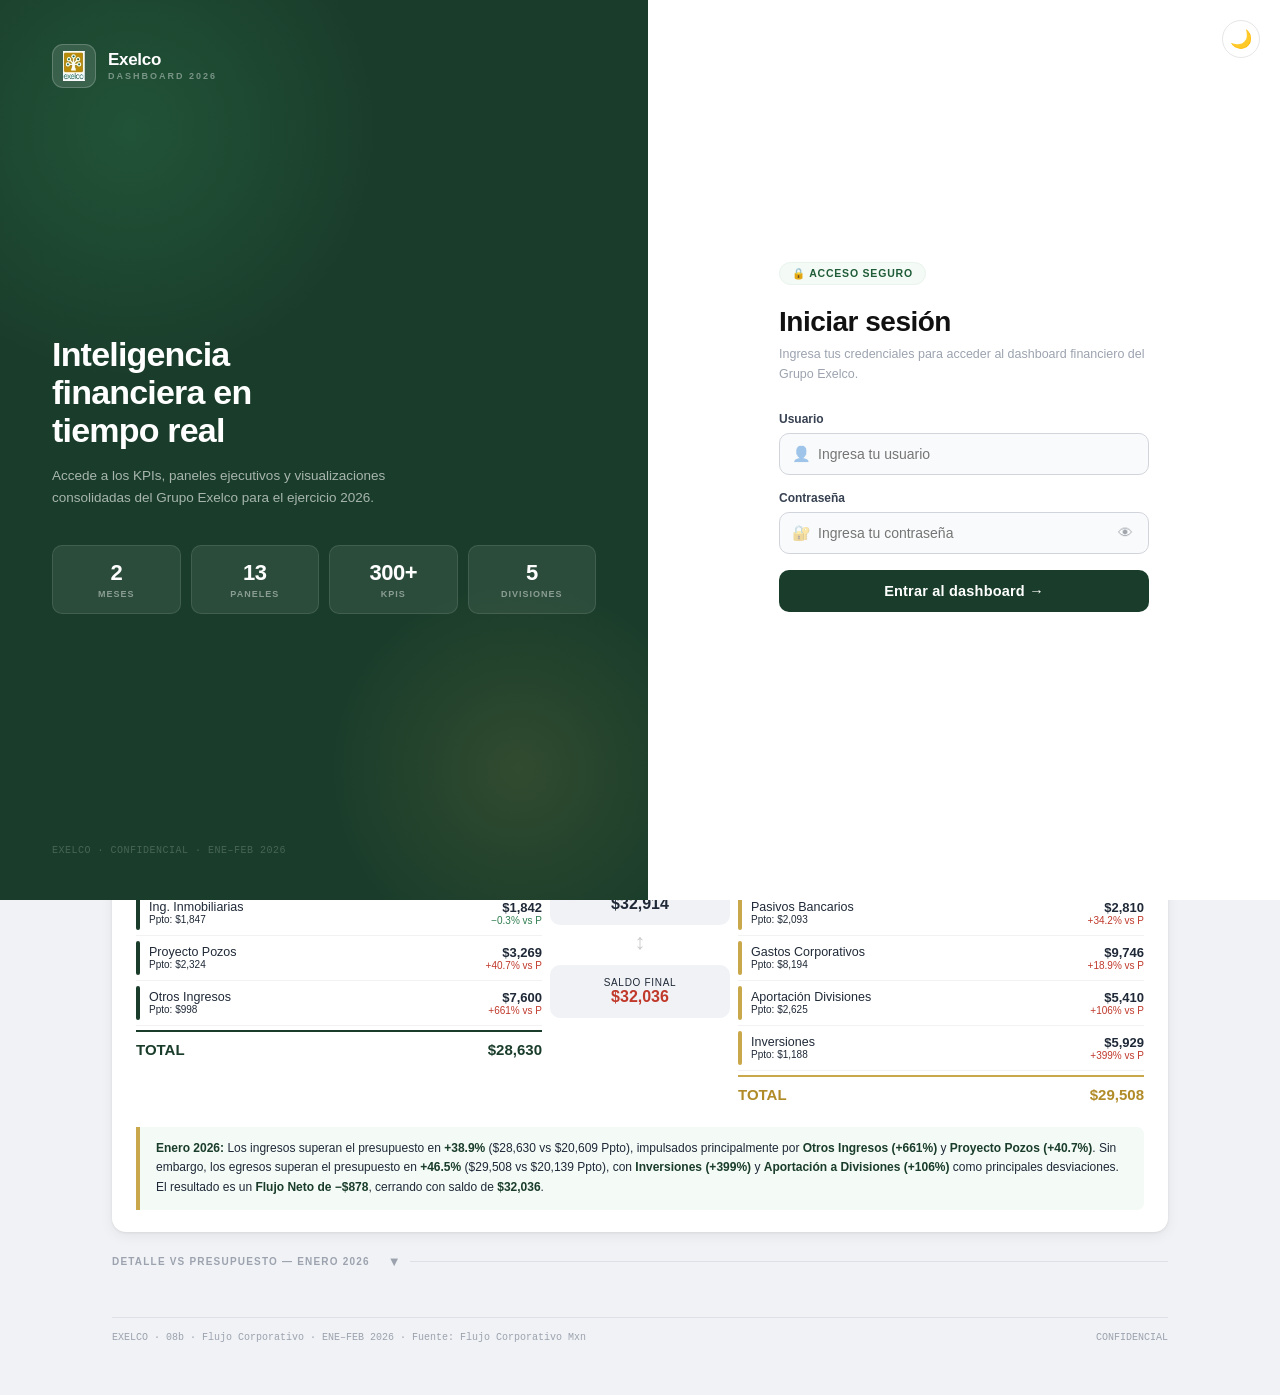
<file: 08b_flujo_corp.html>
<!DOCTYPE html>
<html lang="es">
<head>
<meta charset="UTF-8"><meta name="viewport" content="width=device-width,initial-scale=1">
<link rel="icon" href="exelco.ico" type="image/x-icon">
<title>08b · Flujo Corporativo — Exelco 2026</title>
<link rel="stylesheet" href="styles.css">
<script src="auth.js"></script>
<script src="chart.min.js"></script>
<style>
/* ── Flujo Corporativo ── */
.fc-scale-card{background:var(--card);border-radius:14px;padding:28px 24px 22px;box-shadow:var(--sh);margin-bottom:22px}
.fc-scale-wrap{position:relative;width:100%}
.fc-scale-wrap canvas{display:block;width:100%;height:auto}
.fc-items-grid{display:grid;grid-template-columns:1fr 180px 1fr;gap:0 8px;margin-top:10px}
.fc-col-hdr{font-size:10.5px;font-weight:700;text-transform:uppercase;letter-spacing:1px;
  padding-bottom:7px;border-bottom:2.5px solid;margin-bottom:10px}
.fc-col-hdr.in{color:var(--g800);border-color:var(--g800)}
.fc-col-hdr.out{color:#b08b28;border-color:#c9a84c}
.fc-item-row{display:flex;align-items:center;gap:9px;padding:5px 0;border-bottom:1px solid #f2f2f2}
.fc-item-bar{width:4px;height:34px;border-radius:2px;flex-shrink:0}
.fc-item-bar.in{background:var(--g800)}
.fc-item-bar.out{background:#c9a84c}
.fc-item-info{flex:1;min-width:0}
.fc-item-name{font-size:12.5px;color:var(--tx2);white-space:nowrap;overflow:hidden;text-overflow:ellipsis}
.fc-item-ppto{font-size:10px;color:var(--tx3)}
.fc-item-amt{text-align:right;flex-shrink:0}
.fc-item-val{font-size:13px;font-weight:700;color:var(--tx1)}
.fc-item-var{font-size:10px}
.fc-item-var.over{color:var(--red)}
.fc-item-var.under{color:var(--g600)}
.fc-total-row{display:flex;justify-content:space-between;align-items:center;
  padding:9px 0 4px;border-top:2px solid;margin-top:4px;font-weight:800;font-size:15px}
.fc-total-row.in{color:var(--g800);border-color:var(--g800)}
.fc-total-row.out{color:#b08b28;border-color:#c9a84c}
.fc-center-col{display:flex;flex-direction:column;align-items:center;justify-content:center;padding-top:8px}
.fc-saldo-box{background:var(--bg);border-radius:10px;padding:12px 16px;text-align:center;margin-top:6px;width:100%;box-sizing:border-box}
.fc-saldo-lbl{font-size:10px;text-transform:uppercase;letter-spacing:.7px;color:var(--tx3)}
.fc-saldo-val{font-size:16px;font-weight:800;color:var(--tx1)}
/* Comparison chart */
.fc-cmp-grid{display:grid;grid-template-columns:1fr 1fr;gap:20px;margin-bottom:22px}
.sdiv{cursor:pointer;user-select:none;display:flex;align-items:center;justify-content:space-between}
.sdiv .toggle-icon{font-size:13px;font-weight:700;margin-left:10px;transition:transform .25s}
.sdiv.open .toggle-icon{transform:rotate(180deg)}
.collapsible{overflow:hidden;transition:max-height .3s ease,opacity .3s ease;max-height:0;opacity:0}
.collapsible.open{max-height:3000px;opacity:1}
</style>
</head>
<body>

<div id="lov">
  <div class="lbox">
    <div class="llogo"><img src="exelco.ico" class="lico-img" alt="Exelco"></div>
    <h2>Exelco Dashboard</h2><p>Reportes Financieros Consejo 2026</p>
    <input id="lu" class="lf" type="text" placeholder="Usuario" autocomplete="username">
    <input id="lp" class="lf" type="password" placeholder="Contraseña" autocomplete="current-password">
    <button class="lbtn" onclick="doLogin()">Ingresar</button>
    <div id="lerr" class="lerr"></div>
  </div>
  <div class="lbadge">EXELCO · CONFIDENCIAL · 2026</div>
</div>

<nav class="topbar">
  <div class="tb-logo">
    <img src="exelco.ico" class="tb-ico" alt="Exelco">
    <span class="tb-brand">EXELCO</span>
  </div>
  <div class="tb-nav">
    <a href="index.html" class="tb-link">Inicio</a>
    <a href="01_resumen.html" class="tb-link">01 · Resumen</a>
    <a href="02_ventas.html" class="tb-link">02 · Ventas</a>
    <a href="02b_tendencias.html" class="tb-link">02b · Tendencias</a>
    <a href="03_pl_bridge.html" class="tb-link">03 · E.R.</a>
    <a href="04_divisiones.html" class="tb-link">04 · Divisiones</a>
    <a href="05_energia.html" class="tb-link">05 · Energía</a>
    <a href="06_alimentos.html" class="tb-link">06 · Alimentos</a>
    <a href="07_inmobiliaria.html" class="tb-link">07 · Inmobiliaria</a>
    <a href="08_flujo.html" class="tb-link">08 · Flujo</a>
    <a href="08b_flujo_corp.html" class="tb-link active">08b · F.Corp</a>
    <a href="09_deuda.html" class="tb-link">09 · Deuda</a>
    <a href="10_operaciones.html" class="tb-link">10 · Operaciones</a>
    <a href="11_cartera.html" class="tb-link">11 · Cartera</a>
  </div>
  <div class="tb-right">
    <span class="badge-c">ENE–FEB 2026</span>
    <button class="logoutb" onclick="doLogout()">Salir</button>
  </div>
</nav>

<main class="page">
  <div class="ph">
    <div class="ey">08b · Flujo Corporativo</div>
    <h1>Flujo Corporativo</h1>
    <p class="sub">Fuente: Hoja "Flujo Corporativo Mxn" · Balance de Ingresos y Egresos Corporativos (En Miles MXN)</p>
  </div>

  <div class="mtabs">
    <button class="mtab on" onclick="goM('ene',this)">Enero 2026</button>
    <button class="mtab" onclick="goM('feb',this)">Febrero 2026</button>
    <button class="mtab" onclick="goM('cmp',this)">Ene vs Feb</button>
  </div>

  <!-- ══════════ ENERO ══════════ -->
  <div id="m-ene" class="mpnl on">
    <div class="kpis kpis4">
      <div class="kpi cg">
        <div class="lb">Total Ingresos</div>
        <div class="vl">28,630</div>
        <div class="dl pos">▲ +38.9% vs Ppto</div>
      </div>
      <div class="kpi cr">
        <div class="lb">Total Egresos</div>
        <div class="vl">29,508</div>
        <div class="dl neg">▲ +46.5% vs Ppto</div>
      </div>
      <div class="kpi cr">
        <div class="lb">Flujo Neto</div>
        <div class="vl">−878</div>
        <div class="dl neg">Egresos &gt; Ingresos</div>
      </div>
      <div class="kpi cn">
        <div class="lb">Saldo Final</div>
        <div class="vl">32,036</div>
        <div class="dl neg">▼ −878 vs Saldo Ini</div>
      </div>
    </div>

    <!-- BALANCE SCALE -->
    <div class="fc-scale-card">
      <div class="ey" style="margin-bottom:4px">Enero 2026 · Miles MXN</div>
      <h2 style="margin-bottom:16px">Balance Flujo Corporativo</h2>
      <div class="fc-scale-wrap">
        <canvas id="scaleEne" width="900" height="310"></canvas>
      </div>
      <div class="fc-items-grid">
        <!-- LEFT: Ingresos -->
        <div>
          <div class="fc-col-hdr in">Ingresos</div>
          <div class="fc-item-row">
            <div class="fc-item-bar in"></div>
            <div class="fc-item-info"><div class="fc-item-name">Ing. Energéticos</div><div class="fc-item-ppto">Ppto: $11,049</div></div>
            <div class="fc-item-amt"><div class="fc-item-val">$11,519</div><div class="fc-item-var over">+4.3% vs P</div></div>
          </div>
          <div class="fc-item-row">
            <div class="fc-item-bar in"></div>
            <div class="fc-item-info"><div class="fc-item-name">Ing. Alimentos</div><div class="fc-item-ppto">Ppto: $4,390</div></div>
            <div class="fc-item-amt"><div class="fc-item-val">$4,400</div><div class="fc-item-var over">+0.2% vs P</div></div>
          </div>
          <div class="fc-item-row">
            <div class="fc-item-bar in"></div>
            <div class="fc-item-info"><div class="fc-item-name">Ing. Inmobiliarias</div><div class="fc-item-ppto">Ppto: $1,847</div></div>
            <div class="fc-item-amt"><div class="fc-item-val">$1,842</div><div class="fc-item-var under">−0.3% vs P</div></div>
          </div>
          <div class="fc-item-row">
            <div class="fc-item-bar in"></div>
            <div class="fc-item-info"><div class="fc-item-name">Proyecto Pozos</div><div class="fc-item-ppto">Ppto: $2,324</div></div>
            <div class="fc-item-amt"><div class="fc-item-val">$3,269</div><div class="fc-item-var over">+40.7% vs P</div></div>
          </div>
          <div class="fc-item-row">
            <div class="fc-item-bar in"></div>
            <div class="fc-item-info"><div class="fc-item-name">Otros Ingresos</div><div class="fc-item-ppto">Ppto: $998</div></div>
            <div class="fc-item-amt"><div class="fc-item-val">$7,600</div><div class="fc-item-var over">+661% vs P</div></div>
          </div>
          <div class="fc-total-row in"><span>TOTAL</span><span>$28,630</span></div>
        </div>

        <!-- CENTER: Saldos -->
        <div class="fc-center-col">
          <div class="fc-saldo-box">
            <div class="fc-saldo-lbl">Saldo Inicial</div>
            <div class="fc-saldo-val">$32,914</div>
          </div>
          <div style="font-size:22px;color:#ccc;margin:4px 0">↕</div>
          <div class="fc-saldo-box">
            <div class="fc-saldo-lbl">Saldo Final</div>
            <div class="fc-saldo-val" style="color:var(--red)">$32,036</div>
          </div>
        </div>

        <!-- RIGHT: Egresos -->
        <div>
          <div class="fc-col-hdr out">Egresos</div>
          <div class="fc-item-row">
            <div class="fc-item-bar out"></div>
            <div class="fc-item-info"><div class="fc-item-name">Presidencia</div><div class="fc-item-ppto">Ppto: $3,201</div></div>
            <div class="fc-item-amt"><div class="fc-item-val">$3,326</div><div class="fc-item-var over">+3.9% vs P</div></div>
          </div>
          <div class="fc-item-row">
            <div class="fc-item-bar out"></div>
            <div class="fc-item-info"><div class="fc-item-name">Otros Corporativo</div><div class="fc-item-ppto">Ppto: $2,838</div></div>
            <div class="fc-item-amt"><div class="fc-item-val">$2,288</div><div class="fc-item-var under">−19.4% vs P</div></div>
          </div>
          <div class="fc-item-row">
            <div class="fc-item-bar out"></div>
            <div class="fc-item-info"><div class="fc-item-name">Pasivos Bancarios</div><div class="fc-item-ppto">Ppto: $2,093</div></div>
            <div class="fc-item-amt"><div class="fc-item-val">$2,810</div><div class="fc-item-var over">+34.2% vs P</div></div>
          </div>
          <div class="fc-item-row">
            <div class="fc-item-bar out"></div>
            <div class="fc-item-info"><div class="fc-item-name">Gastos Corporativos</div><div class="fc-item-ppto">Ppto: $8,194</div></div>
            <div class="fc-item-amt"><div class="fc-item-val">$9,746</div><div class="fc-item-var over">+18.9% vs P</div></div>
          </div>
          <div class="fc-item-row">
            <div class="fc-item-bar out"></div>
            <div class="fc-item-info"><div class="fc-item-name">Aportación Divisiones</div><div class="fc-item-ppto">Ppto: $2,625</div></div>
            <div class="fc-item-amt"><div class="fc-item-val">$5,410</div><div class="fc-item-var over">+106% vs P</div></div>
          </div>
          <div class="fc-item-row">
            <div class="fc-item-bar out"></div>
            <div class="fc-item-info"><div class="fc-item-name">Inversiones</div><div class="fc-item-ppto">Ppto: $1,188</div></div>
            <div class="fc-item-amt"><div class="fc-item-val">$5,929</div><div class="fc-item-var over">+399% vs P</div></div>
          </div>
          <div class="fc-total-row out"><span>TOTAL</span><span>$29,508</span></div>
        </div>
      </div>

      <div class="ins" style="margin-top:20px">
        <strong>Enero 2026:</strong> Los ingresos superan el presupuesto en <strong>+38.9%</strong> ($28,630 vs $20,609 Ppto),
        impulsados principalmente por <strong>Otros Ingresos (+661%)</strong> y <strong>Proyecto Pozos (+40.7%)</strong>.
        Sin embargo, los egresos superan el presupuesto en <strong>+46.5%</strong> ($29,508 vs $20,139 Ppto),
        con <strong>Inversiones (+399%)</strong> y <strong>Aportación a Divisiones (+106%)</strong> como principales desviaciones.
        El resultado es un <strong>Flujo Neto de −$878</strong>, cerrando con saldo de <strong>$32,036</strong>.
      </div>
    </div>

    <!-- DETAIL TABLE -->
    <div class="sdiv" onclick="toggleDtl(this)">Detalle vs Presupuesto — Enero 2026 <span class="toggle-icon">▼</span></div>
    <div class="collapsible"><div class="cc">
      <table class="dtbl">
        <thead>
          <tr><th>Concepto</th><th style="text-align:right">Real (MXN)</th><th style="text-align:right">Presupuesto</th><th style="text-align:right">Variación $</th><th style="text-align:right">Variación %</th></tr>
        </thead>
        <tbody>
          <tr><td colspan="5" class="metric fw7" style="background:var(--g800);color:white;padding:6px 10px">INGRESOS</td></tr>
          <tr><td class="metric">Ing. Energéticos</td><td style="text-align:right" class="ng">11,519</td><td style="text-align:right">11,049</td><td style="text-align:right" class="ng">+470</td><td style="text-align:right"><span class="badge g">+4.3%</span></td></tr>
          <tr><td class="metric">Ing. Alimentos</td><td style="text-align:right" class="ng">4,400</td><td style="text-align:right">4,390</td><td style="text-align:right" class="ng">+10</td><td style="text-align:right"><span class="badge g">+0.2%</span></td></tr>
          <tr><td class="metric">Ing. Inmobiliarias</td><td style="text-align:right">1,842</td><td style="text-align:right">1,847</td><td style="text-align:right" class="nr">−5</td><td style="text-align:right"><span class="badge r">−0.3%</span></td></tr>
          <tr><td class="metric">Aportaciones Accionistas</td><td style="text-align:right">—</td><td style="text-align:right">—</td><td style="text-align:right">—</td><td style="text-align:right">—</td></tr>
          <tr><td class="metric">Préstamos Bancarios</td><td style="text-align:right">—</td><td style="text-align:right">—</td><td style="text-align:right">—</td><td style="text-align:right">—</td></tr>
          <tr><td class="metric">Proyecto Pozos</td><td style="text-align:right" class="ng">3,269</td><td style="text-align:right">2,324</td><td style="text-align:right" class="ng">+945</td><td style="text-align:right"><span class="badge g">+40.7%</span></td></tr>
          <tr><td class="metric">Otros Ingresos</td><td style="text-align:right" class="ng">7,600</td><td style="text-align:right">998</td><td style="text-align:right" class="ng">+6,601</td><td style="text-align:right"><span class="badge g">+661%</span></td></tr>
          <tr style="border-top:2px solid var(--g800)"><td class="metric fw7">TOTAL INGRESOS</td><td style="text-align:right" class="ng fw7">28,630</td><td style="text-align:right fw7">20,609</td><td style="text-align:right" class="ng fw7">+8,021</td><td style="text-align:right"><span class="badge g">+38.9%</span></td></tr>
          <tr><td colspan="5" class="metric fw7" style="background:#c9a84c;color:white;padding:6px 10px;margin-top:4px">EGRESOS</td></tr>
          <tr><td class="metric">Presidencia</td><td style="text-align:right" class="nr">3,326</td><td style="text-align:right">3,201</td><td style="text-align:right" class="nr">+125</td><td style="text-align:right"><span class="badge r">+3.9%</span></td></tr>
          <tr><td class="metric">Otros Corporativo</td><td style="text-align:right">2,288</td><td style="text-align:right">2,838</td><td style="text-align:right" class="ng">−550</td><td style="text-align:right"><span class="badge g">−19.4%</span></td></tr>
          <tr><td class="metric">Pasivos Banc. Ext. Cont.</td><td style="text-align:right" class="nr">153</td><td style="text-align:right">148</td><td style="text-align:right" class="nr">+5</td><td style="text-align:right"><span class="badge r">+3.7%</span></td></tr>
          <tr><td class="metric">Pasivos Banc. Contables</td><td style="text-align:right" class="nr">2,656</td><td style="text-align:right">1,945</td><td style="text-align:right" class="nr">+711</td><td style="text-align:right"><span class="badge r">+36.5%</span></td></tr>
          <tr><td class="metric">Gastos Corporativos</td><td style="text-align:right" class="nr">9,746</td><td style="text-align:right">8,194</td><td style="text-align:right" class="nr">+1,552</td><td style="text-align:right"><span class="badge r">+18.9%</span></td></tr>
          <tr><td class="metric">Aportación a Divisiones</td><td style="text-align:right" class="nr">5,410</td><td style="text-align:right">2,625</td><td style="text-align:right" class="nr">+2,785</td><td style="text-align:right"><span class="badge r">+106%</span></td></tr>
          <tr><td class="metric">Inversiones</td><td style="text-align:right" class="nr">5,929</td><td style="text-align:right">1,188</td><td style="text-align:right" class="nr">+4,741</td><td style="text-align:right"><span class="badge r">+399%</span></td></tr>
          <tr style="border-top:2px solid #c9a84c"><td class="metric fw7">TOTAL EGRESOS</td><td style="text-align:right" class="nr fw7">29,508</td><td style="text-align:right fw7">20,139</td><td style="text-align:right" class="nr fw7">+9,369</td><td style="text-align:right"><span class="badge r">+46.5%</span></td></tr>
          <tr style="border-top:3px solid var(--tx1)">
            <td class="metric fw7">FLUJO NETO</td>
            <td style="text-align:right" class="nr fw7">−878</td><td style="text-align:right">469</td>
            <td style="text-align:right" class="nr fw7">−1,347</td>
            <td style="text-align:right"><span class="badge r">N.D.</span></td>
          </tr>
          <tr><td class="metric">Saldo Inicial</td><td style="text-align:right">32,914</td><td colspan="3"></td></tr>
          <tr><td class="metric fw7">Saldo Final</td><td style="text-align:right" class="fw7">32,036</td><td colspan="3"></td></tr>
        </tbody>
      </table>
    </div></div>
  </div>

  <!-- ══════════ FEBRERO ══════════ -->
  <div id="m-feb" class="mpnl">
    <div class="kpis kpis4">
      <div class="kpi cg">
        <div class="lb">Total Ingresos</div>
        <div class="vl">29,597</div>
        <div class="dl pos">▲ +43.7% vs Ppto</div>
      </div>
      <div class="kpi cgo">
        <div class="lb">Total Egresos</div>
        <div class="vl">27,038</div>
        <div class="dl neg">▲ +11.8% vs Ppto</div>
      </div>
      <div class="kpi cg">
        <div class="lb">Flujo Neto</div>
        <div class="vl">+2,559</div>
        <div class="dl pos">Ingresos &gt; Egresos</div>
      </div>
      <div class="kpi cg">
        <div class="lb">Saldo Final</div>
        <div class="vl">34,595</div>
        <div class="dl pos">▲ +2,559 vs Saldo Ini</div>
      </div>
    </div>

    <div class="fc-scale-card">
      <div class="ey" style="margin-bottom:4px">Febrero 2026 · Miles MXN</div>
      <h2 style="margin-bottom:16px">Balance Flujo Corporativo</h2>
      <div class="fc-scale-wrap">
        <canvas id="scaleFeb" width="900" height="310"></canvas>
      </div>
      <div class="fc-items-grid">
        <!-- LEFT: Ingresos -->
        <div>
          <div class="fc-col-hdr in">Ingresos</div>
          <div class="fc-item-row">
            <div class="fc-item-bar in"></div>
            <div class="fc-item-info"><div class="fc-item-name">Ing. Energéticos</div><div class="fc-item-ppto">Ppto: $11,045</div></div>
            <div class="fc-item-amt"><div class="fc-item-val">$13,461</div><div class="fc-item-var over">+21.9% vs P</div></div>
          </div>
          <div class="fc-item-row">
            <div class="fc-item-bar in"></div>
            <div class="fc-item-info"><div class="fc-item-name">Ing. Alimentos</div><div class="fc-item-ppto">Ppto: $4,385</div></div>
            <div class="fc-item-amt"><div class="fc-item-val">$4,389</div><div class="fc-item-var over">+0.1% vs P</div></div>
          </div>
          <div class="fc-item-row">
            <div class="fc-item-bar in"></div>
            <div class="fc-item-info"><div class="fc-item-name">Ing. Inmobiliarias</div><div class="fc-item-ppto">Ppto: $1,847</div></div>
            <div class="fc-item-amt"><div class="fc-item-val">$1,847</div><div class="fc-item-var under">0.0% vs P</div></div>
          </div>
          <div class="fc-item-row">
            <div class="fc-item-bar in"></div>
            <div class="fc-item-info"><div class="fc-item-name">Proyecto Pozos</div><div class="fc-item-ppto">Ppto: $2,324</div></div>
            <div class="fc-item-amt"><div class="fc-item-val">$5,649</div><div class="fc-item-var over">+143% vs P</div></div>
          </div>
          <div class="fc-item-row">
            <div class="fc-item-bar in"></div>
            <div class="fc-item-info"><div class="fc-item-name">Otros Ingresos</div><div class="fc-item-ppto">Ppto: $998</div></div>
            <div class="fc-item-amt"><div class="fc-item-val">$4,251</div><div class="fc-item-var over">+326% vs P</div></div>
          </div>
          <div class="fc-total-row in"><span>TOTAL</span><span>$29,597</span></div>
        </div>

        <!-- CENTER -->
        <div class="fc-center-col">
          <div class="fc-saldo-box">
            <div class="fc-saldo-lbl">Saldo Inicial</div>
            <div class="fc-saldo-val">$32,036</div>
          </div>
          <div style="font-size:22px;color:#ccc;margin:4px 0">↕</div>
          <div class="fc-saldo-box">
            <div class="fc-saldo-lbl">Saldo Final</div>
            <div class="fc-saldo-val" style="color:var(--g800)">$34,595</div>
          </div>
        </div>

        <!-- RIGHT: Egresos -->
        <div>
          <div class="fc-col-hdr out">Egresos</div>
          <div class="fc-item-row">
            <div class="fc-item-bar out"></div>
            <div class="fc-item-info"><div class="fc-item-name">Presidencia</div><div class="fc-item-ppto">Ppto: $3,168</div></div>
            <div class="fc-item-amt"><div class="fc-item-val">$3,254</div><div class="fc-item-var over">+2.7% vs P</div></div>
          </div>
          <div class="fc-item-row">
            <div class="fc-item-bar out"></div>
            <div class="fc-item-info"><div class="fc-item-name">Otros Corporativo</div><div class="fc-item-ppto">Ppto: $2,819</div></div>
            <div class="fc-item-amt"><div class="fc-item-val">$2,669</div><div class="fc-item-var under">−5.3% vs P</div></div>
          </div>
          <div class="fc-item-row">
            <div class="fc-item-bar out"></div>
            <div class="fc-item-info"><div class="fc-item-name">Pasivos Bancarios</div><div class="fc-item-ppto">Ppto: $2,078</div></div>
            <div class="fc-item-amt"><div class="fc-item-val">$2,764</div><div class="fc-item-var over">+33.0% vs P</div></div>
          </div>
          <div class="fc-item-row">
            <div class="fc-item-bar out"></div>
            <div class="fc-item-info"><div class="fc-item-name">Gastos Corporativos</div><div class="fc-item-ppto">Ppto: $12,320</div></div>
            <div class="fc-item-amt"><div class="fc-item-val">$11,846</div><div class="fc-item-var under">−3.9% vs P</div></div>
          </div>
          <div class="fc-item-row">
            <div class="fc-item-bar out"></div>
            <div class="fc-item-info"><div class="fc-item-name">Aportación Divisiones</div><div class="fc-item-ppto">Ppto: $2,616</div></div>
            <div class="fc-item-amt"><div class="fc-item-val">$5,505</div><div class="fc-item-var over">+110% vs P</div></div>
          </div>
          <div class="fc-item-row">
            <div class="fc-item-bar out"></div>
            <div class="fc-item-info"><div class="fc-item-name">Inversiones</div><div class="fc-item-ppto">Ppto: $1,188</div></div>
            <div class="fc-item-amt"><div class="fc-item-val">$1,000</div><div class="fc-item-var under">−15.8% vs P</div></div>
          </div>
          <div class="fc-total-row out"><span>TOTAL</span><span>$27,038</span></div>
        </div>
      </div>

      <div class="ins" style="margin-top:20px">
        <strong>Febrero 2026:</strong> Los ingresos alcanzan <strong>$29,597</strong>, superando el presupuesto en <strong>+43.7%</strong>
        gracias a <strong>Proyecto Pozos (+143%)</strong> e <strong>Ing. Energéticos (+21.9%)</strong>.
        Los egresos de <strong>$27,038</strong> superan el presupuesto sólo en <strong>+11.8%</strong> (vs +46.5% en enero),
        con <strong>Gastos Corporativos −3.9% bajo ppto</strong>.
        El <strong>Flujo Neto positivo de +$2,559</strong> eleva el Saldo Final a <strong>$34,595</strong>, el máximo del bimestre.
      </div>
    </div>

    <div class="sdiv" onclick="toggleDtl(this)">Detalle vs Presupuesto — Febrero 2026 <span class="toggle-icon">▼</span></div>
    <div class="collapsible"><div class="cc">
      <table class="dtbl">
        <thead>
          <tr><th>Concepto</th><th style="text-align:right">Real (MXN)</th><th style="text-align:right">Presupuesto</th><th style="text-align:right">Variación $</th><th style="text-align:right">Variación %</th></tr>
        </thead>
        <tbody>
          <tr><td colspan="5" class="metric fw7" style="background:var(--g800);color:white;padding:6px 10px">INGRESOS</td></tr>
          <tr><td class="metric">Ing. Energéticos</td><td style="text-align:right" class="ng">13,461</td><td style="text-align:right">11,045</td><td style="text-align:right" class="ng">+2,416</td><td style="text-align:right"><span class="badge g">+21.9%</span></td></tr>
          <tr><td class="metric">Ing. Alimentos</td><td style="text-align:right" class="ng">4,389</td><td style="text-align:right">4,385</td><td style="text-align:right" class="ng">+4</td><td style="text-align:right"><span class="badge g">+0.1%</span></td></tr>
          <tr><td class="metric">Ing. Inmobiliarias</td><td style="text-align:right">1,847</td><td style="text-align:right">1,847</td><td style="text-align:right">—</td><td style="text-align:right"><span class="badge">0.0%</span></td></tr>
          <tr><td class="metric">Proyecto Pozos</td><td style="text-align:right" class="ng">5,649</td><td style="text-align:right">2,324</td><td style="text-align:right" class="ng">+3,325</td><td style="text-align:right"><span class="badge g">+143%</span></td></tr>
          <tr><td class="metric">Otros Ingresos</td><td style="text-align:right" class="ng">4,251</td><td style="text-align:right">998</td><td style="text-align:right" class="ng">+3,253</td><td style="text-align:right"><span class="badge g">+326%</span></td></tr>
          <tr style="border-top:2px solid var(--g800)"><td class="metric fw7">TOTAL INGRESOS</td><td style="text-align:right" class="ng fw7">29,597</td><td style="text-align:right fw7">20,599</td><td style="text-align:right" class="ng fw7">+8,998</td><td style="text-align:right"><span class="badge g">+43.7%</span></td></tr>
          <tr><td colspan="5" class="metric fw7" style="background:#c9a84c;color:white;padding:6px 10px">EGRESOS</td></tr>
          <tr><td class="metric">Presidencia</td><td style="text-align:right" class="nr">3,254</td><td style="text-align:right">3,168</td><td style="text-align:right" class="nr">+86</td><td style="text-align:right"><span class="badge r">+2.7%</span></td></tr>
          <tr><td class="metric">Otros Corporativo</td><td style="text-align:right">2,669</td><td style="text-align:right">2,819</td><td style="text-align:right" class="ng">−150</td><td style="text-align:right"><span class="badge g">−5.3%</span></td></tr>
          <tr><td class="metric">Pasivos Banc. Ext. Cont.</td><td style="text-align:right" class="nr">147</td><td style="text-align:right">144</td><td style="text-align:right" class="nr">+2</td><td style="text-align:right"><span class="badge r">+1.7%</span></td></tr>
          <tr><td class="metric">Pasivos Banc. Contables</td><td style="text-align:right" class="nr">2,617</td><td style="text-align:right">1,934</td><td style="text-align:right" class="nr">+683</td><td style="text-align:right"><span class="badge r">+35.3%</span></td></tr>
          <tr><td class="metric">Gastos Corporativos</td><td style="text-align:right">11,846</td><td style="text-align:right">12,320</td><td style="text-align:right" class="ng">−474</td><td style="text-align:right"><span class="badge g">−3.9%</span></td></tr>
          <tr><td class="metric">Aportación a Divisiones</td><td style="text-align:right" class="nr">5,505</td><td style="text-align:right">2,616</td><td style="text-align:right" class="nr">+2,889</td><td style="text-align:right"><span class="badge r">+110%</span></td></tr>
          <tr><td class="metric">Inversiones</td><td style="text-align:right">1,000</td><td style="text-align:right">1,188</td><td style="text-align:right" class="ng">−188</td><td style="text-align:right"><span class="badge g">−15.8%</span></td></tr>
          <tr style="border-top:2px solid #c9a84c"><td class="metric fw7">TOTAL EGRESOS</td><td style="text-align:right" class="nr fw7">27,038</td><td style="text-align:right fw7">24,188</td><td style="text-align:right" class="nr fw7">+2,849</td><td style="text-align:right"><span class="badge r">+11.8%</span></td></tr>
          <tr style="border-top:3px solid var(--tx1)">
            <td class="metric fw7">FLUJO NETO</td>
            <td style="text-align:right" class="ng fw7">+2,559</td><td style="text-align:right">−3,589</td>
            <td style="text-align:right" class="ng fw7">+6,149</td>
            <td style="text-align:right"><span class="badge g">Reversión</span></td>
          </tr>
          <tr><td class="metric">Saldo Inicial</td><td style="text-align:right">32,036</td><td colspan="3"></td></tr>
          <tr><td class="metric fw7">Saldo Final</td><td style="text-align:right" class="fw7">34,595</td><td colspan="3"></td></tr>
        </tbody>
      </table>
    </div></div>
  </div>

  <!-- ══════════ COMPARATIVO ══════════ -->
  <div id="m-cmp" class="mpnl">
    <div class="kpis kpis4">
      <div class="kpi cg">
        <div class="lb">Acum. Ingresos</div>
        <div class="vl">58,227</div>
        <div class="dl pos">▲ +41.3% vs Ppto</div>
      </div>
      <div class="kpi cr">
        <div class="lb">Acum. Egresos</div>
        <div class="vl">56,546</div>
        <div class="dl neg">▲ +27.6% vs Ppto</div>
      </div>
      <div class="kpi cg">
        <div class="lb">Acum. Flujo Neto</div>
        <div class="vl">+1,681</div>
        <div class="dl pos">Ene+Feb positivo</div>
      </div>
      <div class="kpi cg">
        <div class="lb">Saldo Final Feb</div>
        <div class="vl">34,595</div>
        <div class="dl pos">▲ +5.1% vs Saldo Ini Ene</div>
      </div>
    </div>

    <!-- ACUMULADO SCALE -->
    <div class="fc-scale-card">
      <div class="ey" style="margin-bottom:4px">Acumulado Ene+Feb · Miles MXN</div>
      <h2 style="margin-bottom:16px">Balance Acumulado — Flujo Corporativo</h2>
      <div class="fc-scale-wrap">
        <canvas id="scaleCmp" width="900" height="310"></canvas>
      </div>
      <div class="fc-items-grid">
        <div>
          <div class="fc-col-hdr in">Ingresos Acumulados</div>
          <div class="fc-item-row"><div class="fc-item-bar in"></div><div class="fc-item-info"><div class="fc-item-name">Ing. Energéticos</div></div><div class="fc-item-amt"><div class="fc-item-val">$24,980</div></div></div>
          <div class="fc-item-row"><div class="fc-item-bar in"></div><div class="fc-item-info"><div class="fc-item-name">Ing. Alimentos</div></div><div class="fc-item-amt"><div class="fc-item-val">$8,789</div></div></div>
          <div class="fc-item-row"><div class="fc-item-bar in"></div><div class="fc-item-info"><div class="fc-item-name">Ing. Inmobiliarias</div></div><div class="fc-item-amt"><div class="fc-item-val">$3,689</div></div></div>
          <div class="fc-item-row"><div class="fc-item-bar in"></div><div class="fc-item-info"><div class="fc-item-name">Proyecto Pozos</div></div><div class="fc-item-amt"><div class="fc-item-val">$8,919</div></div></div>
          <div class="fc-item-row"><div class="fc-item-bar in"></div><div class="fc-item-info"><div class="fc-item-name">Otros Ingresos</div></div><div class="fc-item-amt"><div class="fc-item-val">$11,851</div></div></div>
          <div class="fc-total-row in"><span>TOTAL</span><span>$58,227</span></div>
        </div>
        <div class="fc-center-col">
          <div class="fc-saldo-box">
            <div class="fc-saldo-lbl">Saldo Ini (Ene)</div>
            <div class="fc-saldo-val">$32,914</div>
          </div>
          <div style="font-size:22px;color:var(--g600);margin:4px 0">↑</div>
          <div class="fc-saldo-box">
            <div class="fc-saldo-lbl">Saldo Fin (Feb)</div>
            <div class="fc-saldo-val" style="color:var(--g800)">$34,595</div>
          </div>
        </div>
        <div>
          <div class="fc-col-hdr out">Egresos Acumulados</div>
          <div class="fc-item-row"><div class="fc-item-bar out"></div><div class="fc-item-info"><div class="fc-item-name">Presidencia</div></div><div class="fc-item-amt"><div class="fc-item-val">$6,580</div></div></div>
          <div class="fc-item-row"><div class="fc-item-bar out"></div><div class="fc-item-info"><div class="fc-item-name">Otros Corporativo</div></div><div class="fc-item-amt"><div class="fc-item-val">$4,956</div></div></div>
          <div class="fc-item-row"><div class="fc-item-bar out"></div><div class="fc-item-info"><div class="fc-item-name">Pasivos Bancarios</div></div><div class="fc-item-amt"><div class="fc-item-val">$5,573</div></div></div>
          <div class="fc-item-row"><div class="fc-item-bar out"></div><div class="fc-item-info"><div class="fc-item-name">Gastos Corporativos</div></div><div class="fc-item-amt"><div class="fc-item-val">$21,592</div></div></div>
          <div class="fc-item-row"><div class="fc-item-bar out"></div><div class="fc-item-info"><div class="fc-item-name">Aportación Divisiones</div></div><div class="fc-item-amt"><div class="fc-item-val">$10,915</div></div></div>
          <div class="fc-item-row"><div class="fc-item-bar out"></div><div class="fc-item-info"><div class="fc-item-name">Inversiones</div></div><div class="fc-item-amt"><div class="fc-item-val">$6,929</div></div></div>
          <div class="fc-total-row out"><span>TOTAL</span><span>$56,546</span></div>
        </div>
      </div>
    </div>

    <!-- CHARTS SIDE BY SIDE -->
    <div class="fc-cmp-grid">
      <div class="cc">
        <div class="cc-head">
          <div><div class="ey">Ingresos · Ene vs Feb</div><h2>Ingresos por Fuente</h2></div>
          <div class="leg">
            <div class="li"><div class="ld" style="background:#1a3d2b"></div>Enero</div>
            <div class="li"><div class="ld" style="background:#c0392b"></div>Febrero</div>
          </div>
        </div>
        <div class="cw"><canvas id="chartIn"></canvas></div>
      </div>
      <div class="cc">
        <div class="cc-head">
          <div><div class="ey">Egresos · Ene vs Feb</div><h2>Egresos por Concepto</h2></div>
          <div class="leg">
            <div class="li"><div class="ld" style="background:#1a3d2b"></div>Enero</div>
            <div class="li"><div class="ld" style="background:#c0392b"></div>Febrero</div>
          </div>
        </div>
        <div class="cw"><canvas id="chartOut"></canvas></div>
      </div>
    </div>

    <div class="ins">
      <strong>Análisis Ene→Feb:</strong>
      El flujo corporativo <strong>revierte de −$878 a +$2,559</strong> (+$3,437 de mejora).
      Por el lado de ingresos, <strong>Energéticos sube +16.9%</strong> y <strong>Proyecto Pozos +72.8%</strong>,
      parcialmente compensados por la caída de Otros Ingresos (−44.1%).
      Por el lado de egresos, la <strong>reducción de Inversiones (−83.1%)</strong> libera $4,929,
      aunque Gastos Corporativos sube +21.5% (+$2,100).
      El acumulado Ene+Feb muestra un <strong>Flujo Neto positivo de +$1,681</strong> y un saldo final de <strong>$34,595</strong>.
    </div>

    <div class="sdiv" onclick="toggleDtl(this)">Tabla Comparativa Ene vs Feb <span class="toggle-icon">▼</span></div>
    <div class="collapsible"><div class="cc">
      <table class="dtbl">
        <thead>
          <tr><th>Concepto</th><th style="text-align:right">Enero $</th><th style="text-align:right">Febrero $</th><th style="text-align:right">Variación $</th><th style="text-align:right">Var %</th></tr>
        </thead>
        <tbody>
          <tr><td colspan="5" class="metric fw7" style="background:var(--g800);color:white;padding:6px 10px">INGRESOS</td></tr>
          <tr><td class="metric">Ing. Energéticos</td><td style="text-align:right">11,519</td><td style="text-align:right" class="ng">13,461</td><td style="text-align:right" class="ng">+1,942</td><td style="text-align:right"><span class="badge g">+16.9%</span></td></tr>
          <tr><td class="metric">Ing. Alimentos</td><td style="text-align:right">4,400</td><td style="text-align:right">4,389</td><td style="text-align:right" class="nr">−11</td><td style="text-align:right"><span class="badge r">−0.3%</span></td></tr>
          <tr><td class="metric">Ing. Inmobiliarias</td><td style="text-align:right">1,842</td><td style="text-align:right">1,847</td><td style="text-align:right" class="ng">+5</td><td style="text-align:right"><span class="badge g">+0.3%</span></td></tr>
          <tr><td class="metric">Proyecto Pozos</td><td style="text-align:right">3,269</td><td style="text-align:right" class="ng">5,649</td><td style="text-align:right" class="ng">+2,380</td><td style="text-align:right"><span class="badge g">+72.8%</span></td></tr>
          <tr><td class="metric">Otros Ingresos</td><td style="text-align:right">7,600</td><td style="text-align:right">4,251</td><td style="text-align:right" class="nr">−3,349</td><td style="text-align:right"><span class="badge r">−44.1%</span></td></tr>
          <tr style="border-top:2px solid var(--g800)"><td class="metric fw7">TOTAL INGRESOS</td><td style="text-align:right fw7">28,630</td><td style="text-align:right" class="ng fw7">29,597</td><td style="text-align:right" class="ng fw7">+967</td><td style="text-align:right"><span class="badge g">+3.4%</span></td></tr>
          <tr><td colspan="5" class="metric fw7" style="background:#c9a84c;color:white;padding:6px 10px">EGRESOS</td></tr>
          <tr><td class="metric">Presidencia</td><td style="text-align:right">3,326</td><td style="text-align:right">3,254</td><td style="text-align:right" class="ng">−72</td><td style="text-align:right"><span class="badge g">−2.2%</span></td></tr>
          <tr><td class="metric">Otros Corporativo</td><td style="text-align:right">2,288</td><td style="text-align:right">2,669</td><td style="text-align:right" class="nr">+381</td><td style="text-align:right"><span class="badge r">+16.7%</span></td></tr>
          <tr><td class="metric">Pasivos Bancarios</td><td style="text-align:right">2,810</td><td style="text-align:right">2,764</td><td style="text-align:right" class="ng">−46</td><td style="text-align:right"><span class="badge g">−1.6%</span></td></tr>
          <tr><td class="metric">Gastos Corporativos</td><td style="text-align:right">9,746</td><td style="text-align:right" class="nr">11,846</td><td style="text-align:right" class="nr">+2,100</td><td style="text-align:right"><span class="badge r">+21.5%</span></td></tr>
          <tr><td class="metric">Aportación Divisiones</td><td style="text-align:right">5,410</td><td style="text-align:right">5,505</td><td style="text-align:right" class="nr">+95</td><td style="text-align:right"><span class="badge r">+1.8%</span></td></tr>
          <tr><td class="metric">Inversiones</td><td style="text-align:right">5,929</td><td style="text-align:right">1,000</td><td style="text-align:right" class="ng">−4,929</td><td style="text-align:right"><span class="badge g">−83.1%</span></td></tr>
          <tr style="border-top:2px solid #c9a84c"><td class="metric fw7">TOTAL EGRESOS</td><td style="text-align:right fw7">29,508</td><td style="text-align:right" class="ng fw7">27,038</td><td style="text-align:right" class="ng fw7">−2,470</td><td style="text-align:right"><span class="badge g">−8.4%</span></td></tr>
          <tr style="border-top:3px solid var(--tx1)">
            <td class="metric fw7">FLUJO NETO</td>
            <td style="text-align:right" class="nr fw7">−878</td>
            <td style="text-align:right" class="ng fw7">+2,559</td>
            <td style="text-align:right" class="ng fw7">+3,437</td>
            <td style="text-align:right"><span class="badge g">Reversión</span></td>
          </tr>
          <tr><td class="metric">Saldo Inicial</td><td style="text-align:right">32,914</td><td style="text-align:right">32,036</td><td colspan="2"></td></tr>
          <tr><td class="metric fw7">Saldo Final</td><td style="text-align:right fw7">32,036</td><td style="text-align:right" class="ng fw7">34,595</td><td colspan="2"></td></tr>
        </tbody>
      </table>
    </div></div>
  </div>

  <div class="foot">
    <span>EXELCO · 08b · Flujo Corporativo · ENE–FEB 2026 · Fuente: Flujo Corporativo Mxn</span>
    <span>CONFIDENCIAL</span>
  </div>
</main>

<script>
/* ── Collapsible ── */
function toggleDtl(hdr){
  const panel=hdr.nextElementSibling;
  const isOpen=panel.classList.contains('open');
  panel.classList.toggle('open',!isOpen);
  hdr.classList.toggle('open',!isOpen);
}

/* ── Helpers ── */
function fmt(n){return Math.abs(n).toLocaleString('es-MX',{maximumFractionDigits:0})}

function drawRR(ctx, x, y, w, h, r, fill, stroke, sw){
  ctx.beginPath();
  ctx.moveTo(x+r,y); ctx.lineTo(x+w-r,y);
  ctx.quadraticCurveTo(x+w,y,x+w,y+r); ctx.lineTo(x+w,y+h-r);
  ctx.quadraticCurveTo(x+w,y+h,x+w-r,y+h); ctx.lineTo(x+r,y+h);
  ctx.quadraticCurveTo(x,y+h,x,y+h-r); ctx.lineTo(x,y+r);
  ctx.quadraticCurveTo(x,y,x+r,y); ctx.closePath();
  if(fill){ctx.fillStyle=fill; ctx.fill();}
  if(stroke){ctx.strokeStyle=stroke; ctx.lineWidth=sw||2; ctx.stroke();}
}

/* ── Balance Scale Canvas ── */
function drawScale(canvasId, inTotal, outTotal, net){
  const canvas = document.getElementById(canvasId);
  if(!canvas) return;
  const ctx = canvas.getContext('2d');
  const W=900, H=310;
  canvas.width=W; canvas.height=H;
  ctx.clearRect(0,0,W,H);

  const cx=450, pivotY=210, armLen=290, panW=220, panH=100;
  const G={g800:'#1a3d2b',gold:'#c9a84c',red:'#c0392b',gray:'#9b9ea0'};

  // Tilt
  const imb = Math.abs(net)/Math.max(inTotal,outTotal);
  const tiltDeg = Math.min(imb*150, 10);
  // net<0 → outflows heavier → clockwise (right goes down) → positive θ in canvas
  const tiltRad = tiltDeg * Math.PI/180 * (net<0?1:-1);

  // Canvas clockwise rotation formula around (cx, pivotY):
  // x' = cx + dx*cos(θ) - dy*sin(θ)
  // y' = pivotY + dx*sin(θ) + dy*cos(θ)
  // Left beam end: dx=-armLen, dy=0
  const lBX = cx + (-armLen)*Math.cos(tiltRad);
  const lBY = pivotY + (-armLen)*Math.sin(tiltRad);
  // Right beam end: dx=+armLen, dy=0
  const rBX = cx + armLen*Math.cos(tiltRad);
  const rBY = pivotY + armLen*Math.sin(tiltRad);

  // Pan positions (pans sit ABOVE beam ends)
  const gap=6;
  const lPX=lBX-panW/2, lPY=lBY-gap-panH;
  const rPX=rBX-panW/2, rPY=rBY-gap-panH;

  // ── Draw shadow on beam ──
  ctx.shadowColor='rgba(0,0,0,0.12)'; ctx.shadowBlur=8;
  ctx.strokeStyle='#c0c0c0'; ctx.lineWidth=16; ctx.lineCap='round';
  ctx.beginPath(); ctx.moveTo(lBX,lBY); ctx.lineTo(rBX,rBY); ctx.stroke();
  ctx.shadowBlur=0;

  // ── Left pan ──
  // Connector
  ctx.strokeStyle='#aaa'; ctx.lineWidth=2;
  ctx.beginPath(); ctx.moveTo(lBX,lBY+1); ctx.lineTo(lBX,lPY+panH); ctx.stroke();
  // Circle on beam
  ctx.fillStyle='#999'; ctx.strokeStyle='white'; ctx.lineWidth=1.5;
  ctx.beginPath(); ctx.arc(lBX,lBY,9,0,Math.PI*2); ctx.fill(); ctx.stroke();
  // Pan box
  drawRR(ctx,lPX,lPY,panW,panH,14,'white',G.g800,3);
  // Title
  ctx.fillStyle=G.g800; ctx.font='bold 13px Inter,-apple-system,sans-serif'; ctx.textAlign='center';
  ctx.fillText('Ingresos', lBX, lPY+20);
  // Total bar
  drawRR(ctx,lPX+12,lPY+30,panW-24,52,8,G.g800,null,0);
  // Text
  ctx.fillStyle='rgba(255,255,255,0.75)'; ctx.font='10px Inter,-apple-system,sans-serif';
  ctx.fillText('Total Ingresos:', lBX, lPY+49);
  ctx.fillStyle='white'; ctx.font='bold 16px Inter,-apple-system,sans-serif';
  ctx.fillText('$'+fmt(inTotal), lBX, lPY+70);

  // ── Right pan ──
  ctx.strokeStyle='#aaa'; ctx.lineWidth=2;
  ctx.beginPath(); ctx.moveTo(rBX,rBY+1); ctx.lineTo(rBX,rPY+panH); ctx.stroke();
  ctx.fillStyle=G.gold; ctx.strokeStyle='white'; ctx.lineWidth=1.5;
  ctx.beginPath(); ctx.arc(rBX,rBY,9,0,Math.PI*2); ctx.fill(); ctx.stroke();
  drawRR(ctx,rPX,rPY,panW,panH,14,'white',G.gold,3);
  ctx.fillStyle='#b08b28'; ctx.font='bold 13px Inter,-apple-system,sans-serif'; ctx.textAlign='center';
  ctx.fillText('Egresos', rBX, rPY+20);
  drawRR(ctx,rPX+12,rPY+30,panW-24,52,8,G.gold,null,0);
  ctx.fillStyle='rgba(255,255,255,0.75)'; ctx.font='10px Inter,-apple-system,sans-serif';
  ctx.fillText('Total Egresos:', rBX, rPY+49);
  ctx.fillStyle='white'; ctx.font='bold 16px Inter,-apple-system,sans-serif';
  ctx.fillText('$'+fmt(outTotal), rBX, rPY+70);

  // ── Fulcrum (drawn on top) ──
  ctx.fillStyle='#e6efe6'; ctx.strokeStyle=G.g800; ctx.lineWidth=2;
  ctx.beginPath();
  ctx.moveTo(cx-40, pivotY+6); ctx.lineTo(cx+40, pivotY+6); ctx.lineTo(cx, pivotY+78);
  ctx.closePath(); ctx.fill(); ctx.stroke();
  // Support bar
  drawRR(ctx,cx-48,pivotY+2,96,10,5,'#d0d0d0',null,0);
  // Pivot circles
  ctx.fillStyle=G.g800; ctx.beginPath(); ctx.arc(cx,pivotY,17,0,Math.PI*2); ctx.fill();
  ctx.fillStyle='white'; ctx.beginPath(); ctx.arc(cx,pivotY,10,0,Math.PI*2); ctx.fill();
  ctx.fillStyle=G.g800; ctx.beginPath(); ctx.arc(cx,pivotY,5,0,Math.PI*2); ctx.fill();

  // ── Net flow label (inside triangle) ──
  const netColor = net>=0 ? G.g800 : G.red;
  const netSign = net>=0 ? '+' : '−';
  ctx.fillStyle='#666'; ctx.font='10px Inter,-apple-system,sans-serif'; ctx.textAlign='center';
  ctx.fillText('Flujo Neto Corp.', cx, pivotY+46);
  ctx.fillStyle=netColor; ctx.font='bold 16px Inter,-apple-system,sans-serif';
  ctx.fillText(netSign+'$'+fmt(Math.abs(net)), cx, pivotY+66);
}

/* ── Tabs ── */
function goM(m,el){
  document.querySelectorAll('.mpnl').forEach(p=>p.classList.remove('on'));
  document.querySelectorAll('.mtab').forEach(b=>b.classList.remove('on'));
  document.getElementById('m-'+m).classList.add('on');
  el.classList.add('on');
}

/* ── Chart.js grouped bars ── */
const CJ_OPTS = (yLbl) => ({
  responsive:true, maintainAspectRatio:false,
  plugins:{legend:{display:false}, tooltip:{callbacks:{label:ctx=>'$'+ctx.parsed.y.toLocaleString('es-MX')+'K'}}},
  scales:{
    x:{grid:{display:false}, ticks:{font:{size:14,weight:'700'}}},
    y:{grid:{color:'#f0f0f0'}, ticks:{callback:v=>'$'+(v/1000).toFixed(0)+'M',font:{size:14,weight:'700'}}}
  }
});

document.addEventListener('DOMContentLoaded',()=>{
  // Scales
  drawScale('scaleEne', 28629.85, 29507.92, -878.06);
  drawScale('scaleFeb', 29597.05, 27037.60,  2559.45);
  drawScale('scaleCmp', 58226.90, 56545.52,  1681.38);

  // Ingresos comparison chart
  new Chart(document.getElementById('chartIn'),{
    type:'bar',
    data:{
      labels:['Energéticos','Alimentos','Inmobiliarias','Proy. Pozos','Otros'],
      datasets:[
        {label:'Enero', data:[11518.96,4400.01,1841.73,3269.43,7599.73],
          backgroundColor:'#1a3d2b', borderRadius:4},
        {label:'Febrero', data:[13461.04,4388.72,1846.96,5649.32,4251.02],
          backgroundColor:'#c0392b', borderRadius:4}
      ]
    },
    options:CJ_OPTS('Miles MXN')
  });

  // Egresos comparison chart
  new Chart(document.getElementById('chartOut'),{
    type:'bar',
    data:{
      labels:['Presidencia','Otros Corp','Pasivos Banc','Gastos Corp','Aport. Div','Inversiones'],
      datasets:[
        {label:'Enero', data:[3326.05,2287.55,2809.77,9745.83,5409.72,5929.00],
          backgroundColor:'#1a3d2b', borderRadius:4},
        {label:'Febrero', data:[3253.94,2668.85,2763.79,11845.99,5505.03,1000.00],
          backgroundColor:'#c0392b', borderRadius:4}
      ]
    },
    options:CJ_OPTS('Miles MXN')
  });
});
</script>
</body>
</html>
</file>
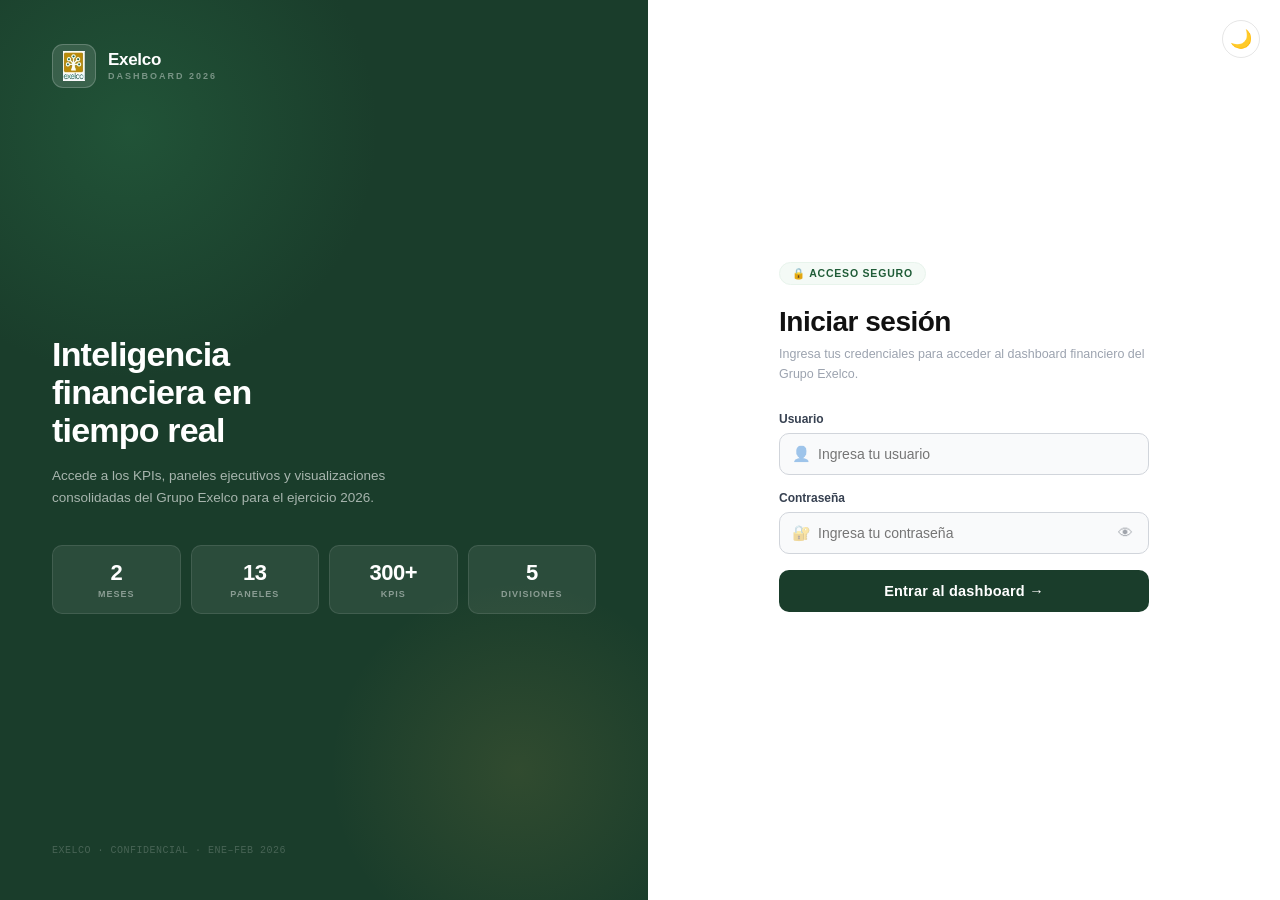
<file: 10_operaciones.html>
<!DOCTYPE html>
<html lang="es">
<head>
<meta charset="UTF-8"><meta name="viewport" content="width=device-width,initial-scale=1">
<link rel="icon" href="exelco.ico" type="image/x-icon">
<title>10 · Operaciones &amp; Personal — Exelco 2026</title>
<link rel="stylesheet" href="styles.css">
<script src="auth.js"></script>
<script src="chart.min.js"></script>
<style>
/* ── PERSONAL HERO ── */
.personal-hero{background:#fff;border:1px solid var(--brd);border-radius:14px;box-shadow:var(--sh);padding:40px 32px 36px;margin-bottom:18px;position:relative;overflow:hidden}
.personal-hero::before{content:'';position:absolute;top:0;left:0;right:0;height:4px;background:var(--g600)}
.ph-layout{display:grid;grid-template-columns:1fr auto 1fr;align-items:center;gap:32px}
.ph-left,.ph-right{display:flex;flex-direction:column;gap:18px}
.ph-right{align-items:flex-end}
.ph-div{display:flex;align-items:center;gap:12px}
.ph-right .ph-div{flex-direction:row-reverse}
.ph-icon svg{width:40px;height:40px;fill:var(--g800)}
.ph-right .ph-icon svg{fill:var(--navy)}
.ph-icon.neu svg{fill:#2563eb}
.ph-icon.neg svg{fill:#dc2626}
.ph-icon.pos svg{fill:#16a34a}
.ph-right .ph-icon.neu svg{fill:#2563eb}
.ph-right .ph-icon.neg svg{fill:#dc2626}
.ph-right .ph-icon.pos svg{fill:#16a34a}
.ph-div-info{}
.ph-div-label{font-size:11px;text-transform:uppercase;letter-spacing:.8px;color:var(--gray400);font-weight:700;margin-bottom:1px}
.ph-div-val{font-size:22px;font-weight:800;color:var(--g800);font-family:'Courier New',monospace;line-height:1}
.ph-right .ph-div-val{color:var(--navy);text-align:right}
.ph-div-delta{font-size:11px;font-weight:600;margin-top:2px}
.ph-div-delta.neu{color:var(--gray400)}
.ph-div-delta.neg{color:var(--red)}
.ph-div-delta.pos{color:var(--g600)}
/* CENTER */
.ph-center{text-align:center;padding:0 20px}
.ph-total-num{font-size:88px;font-weight:900;color:var(--g800);line-height:1;letter-spacing:-3px;font-family:'Inter Tight','Inter',-apple-system,sans-serif}
.ph-total-lbl{font-size:16px;font-weight:700;color:var(--gray600);margin-top:4px;font-family:'Courier New',monospace;letter-spacing:.4px}
.ph-delta-big{font-size:26px;font-weight:800;margin-top:14px;font-family:'Courier New',monospace}
.ph-delta-big.neg{color:var(--red)}
.ph-delta-big.pos{color:var(--g600)}
.ph-delta-big.neu{color:var(--gray400)}
.ph-delta-lbl{font-size:12px;color:var(--gray400);margin-top:2px;font-family:'Courier New',monospace}
/* INSIGHT */
.ph-insight{text-align:center;font-size:14px;color:var(--gray600);margin-top:22px;padding-top:22px;border-top:1px solid var(--gray200);line-height:1.6;max-width:620px;margin-left:auto;margin-right:auto}
/* TABLE */
.pers-table{width:100%;border-collapse:collapse;font-size:13px}
.pers-table th{background:var(--g800);color:#fff;padding:10px 14px;font-size:11px;text-transform:uppercase;letter-spacing:.6px;font-weight:700;text-align:left}
.pers-table th:not(:first-child){text-align:right}
.pers-table td{padding:11px 14px;border-bottom:1px solid var(--gray200);vertical-align:middle}
.pers-table td:not(:first-child){text-align:right;font-family:'Courier New',monospace;font-weight:600}
.pers-table tr:last-child td{border-bottom:none;font-weight:800;background:var(--g050)}
.pers-table tr:hover:not(:last-child) td{background:var(--gray100)}
.sdiv{cursor:pointer;user-select:none;display:flex;align-items:center;justify-content:space-between}
.sdiv .toggle-icon{font-size:13px;font-weight:700;margin-left:10px;transition:transform .25s}
.sdiv.open .toggle-icon{transform:rotate(180deg)}
.collapsible{overflow:hidden;transition:max-height .3s ease,opacity .3s ease;max-height:0;opacity:0}
.collapsible.open{max-height:2000px;opacity:1}
.pct-bar-cell{width:120px}
.pct-bar{height:6px;border-radius:3px;display:inline-block;vertical-align:middle}
/* ── SOLID CARD COLORS ── */
.ph-card-n{background:#1e3a5f;border-radius:10px;padding:12px 14px}
.ph-card-n .ph-div-label{color:rgba(255,255,255,.7)}
.ph-card-n .ph-div-val{color:#fff !important}
.ph-card-n .ph-div-delta{color:rgba(255,255,255,.65) !important}
.ph-card-n .ph-icon svg{fill:#fff}
.ph-card-g{background:#1a3d2b;border-radius:10px;padding:12px 14px}
.ph-card-g .ph-div-label{color:rgba(255,255,255,.7)}
.ph-card-g .ph-div-val{color:#fff !important}
.ph-card-g .ph-div-delta{color:rgba(255,255,255,.65) !important}
.ph-card-g .ph-icon svg{fill:#fff}
.ph-card-r{background:#c0392b;border-radius:10px;padding:12px 14px}
.ph-card-r .ph-div-label{color:rgba(255,255,255,.7)}
.ph-card-r .ph-div-val{color:#fff !important}
.ph-card-r .ph-div-delta{color:rgba(255,255,255,.65) !important}
.ph-card-r .ph-icon svg{fill:#fff}
/* CHART AREA */
@media(max-width:760px){
  .ph-layout{grid-template-columns:1fr;gap:18px}
  .ph-right{align-items:flex-start}
  .ph-right .ph-div{flex-direction:row}
  .ph-right .ph-div-val{text-align:left}
  .ph-total-num{font-size:64px}
}
</style>
</head>
<body>

<div id="lov">
  <div class="lbox">
    <div class="llogo"><img src="exelco.ico" class="lico-img" alt="Exelco"></div>
    <h2>Exelco Dashboard</h2><p>Reportes Financieros Consejo 2026</p>
    <input id="lu" class="lf" type="text" placeholder="Usuario" autocomplete="username">
    <input id="lp" class="lf" type="password" placeholder="Contraseña" autocomplete="current-password">
    <button class="lbtn" onclick="doLogin()">Ingresar</button>
    <div id="lerr" class="lerr"></div>
  </div>
  <div class="lbadge">EXELCO · CONFIDENCIAL · 2026</div>
</div>

<nav class="topbar">
  <div class="tb-logo">
    <img src="exelco.ico" class="tb-ico" alt="Exelco">
    <span class="tb-brand">EXELCO</span>
  </div>
  <div class="tb-nav">
    <a href="index.html" class="tb-link">Inicio</a>
    <a href="01_resumen.html" class="tb-link">01 · Resumen</a>
    <a href="02_ventas.html" class="tb-link">02 · Ventas</a>
    <a href="02b_tendencias.html" class="tb-link">02b · Tendencias</a>
    <a href="03_pl_bridge.html" class="tb-link">03 · E.R.</a>
    <a href="04_divisiones.html" class="tb-link">04 · Divisiones</a>
    <a href="05_energia.html" class="tb-link">05 · Energía</a>
    <a href="06_alimentos.html" class="tb-link">06 · Alimentos</a>
    <a href="07_inmobiliaria.html" class="tb-link">07 · Inmobiliaria</a>
    <a href="08_flujo.html" class="tb-link">08 · Flujo</a>
    <a href="08b_flujo_corp.html" class="tb-link">08b · F.Corp</a>
    <a href="09_deuda.html" class="tb-link">09 · Deuda</a>
    <a href="10_operaciones.html" class="tb-link active">10 · Operaciones</a>
    <a href="11_cartera.html" class="tb-link">11 · Cartera</a>
  </div>
  <div class="tb-right">
    <span class="badge-c">ENE–FEB 2026</span>
    <button class="logoutb" onclick="doLogout()">Salir</button>
  </div>
</nav>

<!-- SVG person icon (reutilizable) -->
<svg style="display:none">
  <symbol id="ico-person" viewBox="0 0 24 24">
    <circle cx="12" cy="6" r="4"/>
    <path d="M4 20c0-4.4 3.6-8 8-8s8 3.6 8 8"/>
  </symbol>
</svg>

<main class="page">
  <div class="ph">
    <div class="ey">10 · Operaciones &amp; Personal</div>
    <h1>Plantilla por División</h1>
    <p class="sub">Plantilla de empleados — Fuente: Hoja Personal · Enero y Febrero 2026</p>
  </div>

  <div class="mtabs">
    <button class="mtab on" onclick="goM('ene',this)">Enero 2026</button>
    <button class="mtab" onclick="goM('feb',this)">Febrero 2026</button>
    <button class="mtab" onclick="goM('cmp',this)">Comparativo de Plantilla</button>
  </div>

  <!-- ══════════ ENERO ══════════ -->
  <div id="m-ene" class="mpnl on">

    <div class="personal-hero">
      <div class="ph-layout">

        <!-- IZQUIERDA: Energía + Inmob MX -->
        <div class="ph-left">
          <div class="ph-div ph-card-n">
            <div class="ph-icon"><svg><use href="#ico-person"/></svg></div>
            <div class="ph-div-info">
              <div class="ph-div-label">Energía</div>
              <div class="ph-div-val">1,468</div>
              <div class="ph-div-delta neu">Sin variación vs mes ant.</div>
            </div>
          </div>
          <div class="ph-div ph-card-n">
            <div class="ph-icon"><svg><use href="#ico-person"/></svg></div>
            <div class="ph-div-info">
              <div class="ph-div-label">Inmobiliaria MX</div>
              <div class="ph-div-val">61</div>
              <div class="ph-div-delta neu">Sin variación vs mes ant.</div>
            </div>
          </div>
          <div class="ph-div ph-card-g">
            <div class="ph-icon"><svg><use href="#ico-person"/></svg></div>
            <div class="ph-div-info">
              <div class="ph-div-label">Corporativo</div>
              <div class="ph-div-val">32</div>
              <div class="ph-div-delta pos">+2 vs mes anterior</div>
            </div>
          </div>
        </div>

        <!-- CENTRO: Total -->
        <div class="ph-center">
          <div class="ph-total-num">2,276</div>
          <div class="ph-total-lbl">Total Empleados</div>
          <div class="ph-delta-big neu">— Inicio de año</div>
          <div class="ph-delta-lbl">referencia base Enero 2026</div>
        </div>

        <!-- DERECHA: Alimentos + Inmob EU -->
        <div class="ph-right">
          <div class="ph-div ph-card-n">
            <div class="ph-icon"><svg><use href="#ico-person"/></svg></div>
            <div class="ph-div-info">
              <div class="ph-div-label">Alimentos MX</div>
              <div class="ph-div-val">599</div>
              <div class="ph-div-delta neu">Sin variación vs mes ant.</div>
            </div>
          </div>
          <div class="ph-div ph-card-r">
            <div class="ph-icon"><svg><use href="#ico-person"/></svg></div>
            <div class="ph-div-info">
              <div class="ph-div-label">Alimentos EU</div>
              <div class="ph-div-val">109</div>
              <div class="ph-div-delta neg">−4 vs mes anterior</div>
            </div>
          </div>
          <div class="ph-div ph-card-n">
            <div class="ph-icon"><svg><use href="#ico-person"/></svg></div>
            <div class="ph-div-info">
              <div class="ph-div-label">Inmobiliaria EU</div>
              <div class="ph-div-val">7</div>
              <div class="ph-div-delta neu">Sin variación vs mes ant.</div>
            </div>
          </div>
        </div>

      </div><!-- /ph-layout -->
      <div class="ph-insight">
        Enero 2026 establece la plantilla base de <strong>2,276 empleados</strong> al inicio del ejercicio.
        La División Energía concentra el <strong>64.5% de la plantilla (1,468 FTE)</strong>,
        seguida de Alimentos MX con 599 (26.3%). Alimentos EU registra una baja de −4 FTE respecto al cierre anterior.
      </div>
    </div>

    <div class="sdiv" onclick="toggleDtl(this)">Distribución por División — Enero 2026 <span class="toggle-icon">▼</span></div>
    <div class="collapsible">
    <div class="cc">
      <div class="cc-head">
        <div><div class="ey">Enero 2026</div><h2>Plantilla por División</h2></div>
        <div class="leg">
          <div class="li"><div class="ld" style="background:#1a3d2b"></div>Energía</div>
          <div class="li"><div class="ld" style="background:#c9a84c"></div>Alimentos</div>
          <div class="li"><div class="ld" style="background:#1e3a5f"></div>Inmob + Corp</div>
        </div>
      </div>
      <div class="cw cw-md"><canvas id="chartEne"></canvas></div>
    </div>

    <div class="cc">
      <table class="pers-table">
        <thead>
          <tr><th>División</th><th>Empleados Ene-26</th><th>% Plantilla</th><th>Participación</th><th>Var. vs Mes Ant.</th></tr>
        </thead>
        <tbody>
          <tr>
            <td><strong>Energía</strong></td>
            <td>1,468</td>
            <td>64.5%</td>
            <td class="pct-bar-cell"><div class="pct-bar" style="width:77px;background:#1a3d2b"></div></td>
            <td style="color:var(--gray400)">—</td>
          </tr>
          <tr>
            <td><strong>Alimentos MX</strong></td>
            <td>599</td>
            <td>26.3%</td>
            <td class="pct-bar-cell"><div class="pct-bar" style="width:32px;background:#c9a84c"></div></td>
            <td style="color:var(--gray400)">—</td>
          </tr>
          <tr>
            <td><strong>Alimentos EU</strong></td>
            <td>109</td>
            <td>4.8%</td>
            <td class="pct-bar-cell"><div class="pct-bar" style="width:6px;background:#a07c2a"></div></td>
            <td style="color:var(--red);font-weight:700">−4</td>
          </tr>
          <tr>
            <td><strong>Inmobiliaria MX</strong></td>
            <td>61</td>
            <td>2.7%</td>
            <td class="pct-bar-cell"><div class="pct-bar" style="width:3px;background:#1e3a5f"></div></td>
            <td style="color:var(--gray400)">—</td>
          </tr>
          <tr>
            <td><strong>Corporativo</strong></td>
            <td>32</td>
            <td>1.4%</td>
            <td class="pct-bar-cell"><div class="pct-bar" style="width:2px;background:#2b4f82"></div></td>
            <td style="color:var(--g600);font-weight:700">+2</td>
          </tr>
          <tr>
            <td><strong>Inmobiliaria EU</strong></td>
            <td>7</td>
            <td>0.3%</td>
            <td class="pct-bar-cell"><div class="pct-bar" style="width:1px;background:#9b9ea0"></div></td>
            <td style="color:var(--gray400)">—</td>
          </tr>
          <tr>
            <td>TOTAL GRUPO</td>
            <td>2,276</td>
            <td>100%</td>
            <td></td>
            <td style="color:var(--red);font-weight:700">−2</td>
          </tr>
        </tbody>
      </table>
    </div>
    </div>
  </div>

  <!-- ══════════ FEBRERO ══════════ -->
  <div id="m-feb" class="mpnl">

    <div class="personal-hero">
      <div class="ph-layout">

        <div class="ph-left">
          <div class="ph-div ph-card-n">
            <div class="ph-icon"><svg><use href="#ico-person"/></svg></div>
            <div class="ph-div-info">
              <div class="ph-div-label">Energía</div>
              <div class="ph-div-val">1,468</div>
              <div class="ph-div-delta neu">Sin cambio vs Enero</div>
            </div>
          </div>
          <div class="ph-div ph-card-n">
            <div class="ph-icon"><svg><use href="#ico-person"/></svg></div>
            <div class="ph-div-info">
              <div class="ph-div-label">Inmobiliaria MX</div>
              <div class="ph-div-val">61</div>
              <div class="ph-div-delta neu">Sin cambio vs Enero</div>
            </div>
          </div>
          <div class="ph-div ph-card-g">
            <div class="ph-icon"><svg><use href="#ico-person"/></svg></div>
            <div class="ph-div-info">
              <div class="ph-div-label">Corporativo</div>
              <div class="ph-div-val">33</div>
              <div class="ph-div-delta pos">+1 vs Enero</div>
            </div>
          </div>
        </div>

        <div class="ph-center">
          <div class="ph-total-num">2,265</div>
          <div class="ph-total-lbl">Total Empleados</div>
          <div class="ph-delta-big neg">−11 vs Enero</div>
          <div class="ph-delta-lbl">variación mensual Feb-26</div>
        </div>

        <div class="ph-right">
          <div class="ph-div ph-card-r">
            <div class="ph-icon"><svg><use href="#ico-person"/></svg></div>
            <div class="ph-div-info">
              <div class="ph-div-label">Alimentos MX</div>
              <div class="ph-div-val">589</div>
              <div class="ph-div-delta neg">−10 vs Enero</div>
            </div>
          </div>
          <div class="ph-div ph-card-r">
            <div class="ph-icon"><svg><use href="#ico-person"/></svg></div>
            <div class="ph-div-info">
              <div class="ph-div-label">Alimentos EU</div>
              <div class="ph-div-val">107</div>
              <div class="ph-div-delta neg">−2 vs Enero</div>
            </div>
          </div>
          <div class="ph-div ph-card-n">
            <div class="ph-icon"><svg><use href="#ico-person"/></svg></div>
            <div class="ph-div-info">
              <div class="ph-div-label">Inmobiliaria EU</div>
              <div class="ph-div-val">7</div>
              <div class="ph-div-delta neu">Sin cambio vs Enero</div>
            </div>
          </div>
        </div>

      </div>
      <div class="ph-insight">
        En febrero la plantilla baja a <strong>2,265 FTE (−11 vs enero)</strong>.
        La reducción se concentra en <strong>Alimentos MX: −10 FTE</strong> y Alimentos EU: −2 FTE,
        coherente con la caída de ventas de esas divisiones (−18.7% y −4.6% respectivamente).
        Energía mantiene estabilidad plena con 1,468 FTE, sin bajas pese a la caída de volumen.
      </div>
    </div>

    <div class="sdiv" onclick="toggleDtl(this)">Distribución por División — Febrero 2026 <span class="toggle-icon">▼</span></div>
    <div class="collapsible">
    <div class="cc">
      <div class="cc-head">
        <div><div class="ey">Febrero 2026</div><h2>Plantilla por División</h2></div>
        <div class="leg">
          <div class="li"><div class="ld" style="background:#1a3d2b"></div>Energía</div>
          <div class="li"><div class="ld" style="background:#c9a84c"></div>Alimentos</div>
          <div class="li"><div class="ld" style="background:#1e3a5f"></div>Inmob + Corp</div>
        </div>
      </div>
      <div class="cw cw-md"><canvas id="chartFeb"></canvas></div>
    </div>

    <div class="cc">
      <table class="pers-table">
        <thead>
          <tr><th>División</th><th>Empleados Feb-26</th><th>% Plantilla</th><th>Participación</th><th>Var. vs Enero</th></tr>
        </thead>
        <tbody>
          <tr>
            <td><strong>Energía</strong></td>
            <td>1,468</td>
            <td>64.8%</td>
            <td class="pct-bar-cell"><div class="pct-bar" style="width:78px;background:#1a3d2b"></div></td>
            <td style="color:var(--gray400)">—</td>
          </tr>
          <tr>
            <td><strong>Alimentos MX</strong></td>
            <td>589</td>
            <td>26.0%</td>
            <td class="pct-bar-cell"><div class="pct-bar" style="width:31px;background:#c9a84c"></div></td>
            <td style="color:var(--red);font-weight:700">−10</td>
          </tr>
          <tr>
            <td><strong>Alimentos EU</strong></td>
            <td>107</td>
            <td>4.7%</td>
            <td class="pct-bar-cell"><div class="pct-bar" style="width:6px;background:#a07c2a"></div></td>
            <td style="color:var(--red);font-weight:700">−2</td>
          </tr>
          <tr>
            <td><strong>Inmobiliaria MX</strong></td>
            <td>61</td>
            <td>2.7%</td>
            <td class="pct-bar-cell"><div class="pct-bar" style="width:3px;background:#1e3a5f"></div></td>
            <td style="color:var(--gray400)">—</td>
          </tr>
          <tr>
            <td><strong>Corporativo</strong></td>
            <td>33</td>
            <td>1.5%</td>
            <td class="pct-bar-cell"><div class="pct-bar" style="width:2px;background:#2b4f82"></div></td>
            <td style="color:var(--g600);font-weight:700">+1</td>
          </tr>
          <tr>
            <td><strong>Inmobiliaria EU</strong></td>
            <td>7</td>
            <td>0.3%</td>
            <td class="pct-bar-cell"><div class="pct-bar" style="width:1px;background:#9b9ea0"></div></td>
            <td style="color:var(--gray400)">—</td>
          </tr>
          <tr>
            <td>TOTAL GRUPO</td>
            <td>2,265</td>
            <td>100%</td>
            <td></td>
            <td style="color:var(--red);font-weight:700">−11</td>
          </tr>
        </tbody>
      </table>
    </div>
    </div>
  </div>

  <!-- ══════════ COMPARATIVO ══════════ -->
  <div id="m-cmp" class="mpnl">

    <div class="kpis kpis4" style="margin-bottom:18px">
      <div class="kpi cr"><div class="lb">Δ Total Empleados</div><div class="vl">−11</div><div class="dl neg">2,276 → 2,265</div></div>
      <div class="kpi cr"><div class="lb">Δ Alimentos MX</div><div class="vl">−10</div><div class="dl neg">599 → 589</div></div>
      <div class="kpi cr"><div class="lb">Δ Alimentos EU</div><div class="vl">−2</div><div class="dl neg">109 → 107</div></div>
      <div class="kpi cg"><div class="lb">Δ Corporativo</div><div class="vl">+1</div><div class="dl pos">32 → 33</div></div>
    </div>

    <!-- Hero comparativo -->
    <div class="personal-hero">
      <div class="ph-layout">
        <div class="ph-left">
          <div class="ph-div ph-card-n">
            <div class="ph-icon"><svg><use href="#ico-person"/></svg></div>
            <div class="ph-div-info">
              <div class="ph-div-label">Energía</div>
              <div class="ph-div-val">1,468</div>
              <div class="ph-div-delta neu">Sin cambio (0)</div>
            </div>
          </div>
          <div class="ph-div ph-card-n">
            <div class="ph-icon"><svg><use href="#ico-person"/></svg></div>
            <div class="ph-div-info">
              <div class="ph-div-label">Inmob MX</div>
              <div class="ph-div-val">61</div>
              <div class="ph-div-delta neu">Sin cambio (0)</div>
            </div>
          </div>
          <div class="ph-div ph-card-g">
            <div class="ph-icon"><svg><use href="#ico-person"/></svg></div>
            <div class="ph-div-info">
              <div class="ph-div-label">Corporativo</div>
              <div class="ph-div-val">+1</div>
              <div class="ph-div-delta pos">32 → 33</div>
            </div>
          </div>
        </div>

        <div class="ph-center">
          <div class="ph-total-num" style="font-size:72px">−11</div>
          <div class="ph-total-lbl">Variación Ene → Feb</div>
          <div class="ph-delta-big neg">2,276 → 2,265</div>
          <div class="ph-delta-lbl">−0.48% de la plantilla</div>
        </div>

        <div class="ph-right">
          <div class="ph-div ph-card-r">
            <div class="ph-icon"><svg><use href="#ico-person"/></svg></div>
            <div class="ph-div-info">
              <div class="ph-div-label">Alimentos MX</div>
              <div class="ph-div-val">−10</div>
              <div class="ph-div-delta neg">599 → 589</div>
            </div>
          </div>
          <div class="ph-div ph-card-r">
            <div class="ph-icon"><svg><use href="#ico-person"/></svg></div>
            <div class="ph-div-info">
              <div class="ph-div-label">Alimentos EU</div>
              <div class="ph-div-val">−2</div>
              <div class="ph-div-delta neg">109 → 107</div>
            </div>
          </div>
          <div class="ph-div ph-card-n">
            <div class="ph-icon"><svg><use href="#ico-person"/></svg></div>
            <div class="ph-div-info">
              <div class="ph-div-label">Inmob EU</div>
              <div class="ph-div-val">7</div>
              <div class="ph-div-delta neu">Sin cambio (0)</div>
            </div>
          </div>
        </div>
      </div>
      <div class="ph-insight">
        La reducción de <strong>−11 FTE en febrero</strong> se concentra exclusivamente en <strong>División Alimentos</strong> (−12 FTE total: −10 MX, −2 EU),
        mientras Energía mantiene su plantilla intacta pese a la caída de ventas de −11.7%.
        Esto sugiere que la baja de ingresos energéticos es principalmente de precio/volumen, no de capacidad operativa.
        Corporativo crece +1 FTE. <strong>La empresa opera con alta estabilidad de capital humano (−0.48%).</strong>
      </div>
    </div>

    <div class="sdiv" onclick="toggleDtl(this)">Comparativo Detallado Ene vs Feb <span class="toggle-icon">▼</span></div>
    <div class="collapsible">
    <div class="cc">
      <div class="cc-head">
        <div><div class="ey">Ene vs Feb 2026</div><h2>Comparativo de Plantilla</h2></div>
        <div class="leg">
          <div class="li"><div class="ld" style="background:#1a3d2b"></div>Enero 2026</div>
          <div class="li"><div class="ld" style="background:#c0392b"></div>Febrero 2026</div>
        </div>
      </div>
      <div class="cw cw-md"><canvas id="chartCmp"></canvas></div>
    </div>

    <div class="cc">
      <table class="pers-table">
        <thead>
          <tr><th>División</th><th>Enero 2026</th><th>Febrero 2026</th><th>Variación</th><th>% Cambio</th></tr>
        </thead>
        <tbody>
          <tr>
            <td><strong>Energía</strong></td>
            <td>1,468</td>
            <td>1,468</td>
            <td style="color:var(--gray400)">0</td>
            <td style="color:var(--gray400)">0.0%</td>
          </tr>
          <tr>
            <td><strong>Alimentos MX</strong></td>
            <td>599</td>
            <td>589</td>
            <td style="color:var(--red);font-weight:700">−10</td>
            <td style="color:var(--red)">−1.7%</td>
          </tr>
          <tr>
            <td><strong>Alimentos EU</strong></td>
            <td>109</td>
            <td>107</td>
            <td style="color:var(--red);font-weight:700">−2</td>
            <td style="color:var(--red)">−1.8%</td>
          </tr>
          <tr>
            <td><strong>Inmobiliaria MX</strong></td>
            <td>61</td>
            <td>61</td>
            <td style="color:var(--gray400)">0</td>
            <td style="color:var(--gray400)">0.0%</td>
          </tr>
          <tr>
            <td><strong>Corporativo</strong></td>
            <td>32</td>
            <td>33</td>
            <td style="color:var(--g600);font-weight:700">+1</td>
            <td style="color:var(--g600)">+3.1%</td>
          </tr>
          <tr>
            <td><strong>Inmobiliaria EU</strong></td>
            <td>7</td>
            <td>7</td>
            <td style="color:var(--gray400)">0</td>
            <td style="color:var(--gray400)">0.0%</td>
          </tr>
          <tr>
            <td>TOTAL GRUPO</td>
            <td>2,276</td>
            <td>2,265</td>
            <td style="color:var(--red);font-weight:700">−11</td>
            <td style="color:var(--red);font-weight:700">−0.5%</td>
          </tr>
        </tbody>
      </table>
    </div>
    </div>
  </div>

  <div class="foot">
    <span>EXELCO · 10 · Personal &amp; Operaciones · ENE–FEB 2026 · Fuente: Hoja Personal</span>
    <span>CONFIDENCIAL</span>
  </div>
</main>

<script>
const G={g800:'#1a3d2b',g600:'#2e7d4f',gold:'#c9a84c',goldd:'#a07c2a',navy:'#1e3a5f',navyl:'#2b4f82',gray:'#9b9ea0',red:'#c0392b'};
const DIVS=['Energía','Alim. MX','Alim. EU','Inmob. MX','Corporativo','Inmob. EU'];
const COLORS=[G.g800,G.gold,G.goldd,G.navy,G.navyl,G.gray];
const ENE=[1468,599,109,61,32,7];
const FEB=[1468,589,107,61,33,7];

document.addEventListener('DOMContentLoaded',()=>{
  // Colorear íconos según variación
  document.querySelectorAll('.ph-div').forEach(div=>{
    const icon=div.querySelector('.ph-icon');
    const delta=div.querySelector('.ph-div-delta');
    if(icon&&delta){
      if(delta.classList.contains('neg')) icon.classList.add('neg');
      else if(delta.classList.contains('pos')) icon.classList.add('pos');
      else icon.classList.add('neu');
    }
  });
  const barOpts={responsive:true,maintainAspectRatio:false,
    plugins:{legend:{display:false}},
    scales:{x:{grid:{display:false},ticks:{font:{size:14,weight:'700'}}},y:{grid:{color:'#f0f0f0'},ticks:{stepSize:200,font:{size:14,weight:'700'}}}}};

  new Chart(document.getElementById('chartEne'),{type:'bar',
    data:{labels:DIVS,datasets:[{data:ENE,backgroundColor:COLORS,borderRadius:5}]},
    options:barOpts});

  new Chart(document.getElementById('chartFeb'),{type:'bar',
    data:{labels:DIVS,datasets:[{data:FEB,backgroundColor:COLORS,borderRadius:5}]},
    options:barOpts});

  new Chart(document.getElementById('chartCmp'),{type:'bar',
    data:{labels:DIVS,datasets:[
      {label:'Enero 2026',data:ENE,backgroundColor:G.g800,borderRadius:4},
      {label:'Febrero 2026',data:FEB,backgroundColor:G.red,borderRadius:4}
    ]},
    options:{responsive:true,maintainAspectRatio:false,
      plugins:{legend:{display:false}},
      scales:{x:{grid:{display:false},ticks:{font:{size:14,weight:'700'}}},y:{grid:{color:'#f0f0f0'},ticks:{font:{size:14,weight:'700'}}}}}});
});

function toggleDtl(hdr){
  const panel = hdr.nextElementSibling;
  const isOpen = panel.classList.contains('open');
  panel.classList.toggle('open', !isOpen);
  hdr.classList.toggle('open', !isOpen);
}
</script>
</body>
</html>
</file>
<file: styles.css>
/* ═══════════════════════════════════════════
   EXELCO BRAND TOKENS & SHARED STYLES 2026
═══════════════════════════════════════════ */
:root{
  --g900:#0d1f16;--g800:#1a3d2b;--g700:#1f5c37;--g600:#2e7d4f;
  --g100:#e8f4ec;--g050:#f4faf6;
  --gold:#c9a84c;--gold-d:#a07c2a;--gold-l:#f5ecd0;
  --navy:#1e3a5f;--navy-l:#2b4f82;
  --gbar:#9b9ea0;
  --gray100:#f5f5f5;--gray200:#e9e9e9;--gray400:#9ca3af;
  --gray600:#6b7280;--gray800:#1f2937;
  --red:#c0392b;--red-l:#fde8e6;
  --amber:#d97706;--amber-l:#fef3c7;
  --bg:#f0f2f5;--card:#fff;--brd:#dde1e7;
  --sh:0 1px 3px rgba(0,0,0,.07),0 4px 14px rgba(0,0,0,.06);
  --r:10px;--tr:.16s cubic-bezier(.4,0,.2,1);
}
*,*::before,*::after{box-sizing:border-box;margin:0;padding:0}
body{font-family:'Inter',-apple-system,BlinkMacSystemFont,'Segoe UI',sans-serif;background:var(--bg);color:var(--gray800);min-height:100vh}
button{cursor:pointer;font-family:inherit;border:none;background:none}

/* LOGIN — TWO PANEL */
#lov{position:fixed;inset:0;z-index:9999;display:flex;flex-direction:row;align-items:stretch}
#lov.hide{display:none}
.lbox,.lbadge,.llogo,.lico-img,.lf,.lbtn{display:none}/* legacy stubs */
.lerr{font-size:12px;color:var(--red);min-height:16px;font-weight:500}

.l-panel-left{flex:1;background:var(--g800);display:flex;flex-direction:column;justify-content:space-between;padding:44px 52px;position:relative;overflow:hidden;min-width:0}
.l-panel-left::before,.l-panel-left::after{content:'';position:absolute;border-radius:50%;pointer-events:none}
.l-panel-left::before{width:500px;height:500px;background:radial-gradient(circle,rgba(46,125,79,.35) 0%,transparent 70%);top:-120px;left:-120px}
.l-panel-left::after{width:380px;height:380px;background:radial-gradient(circle,rgba(201,168,76,.13) 0%,transparent 70%);bottom:-60px;right:-60px}
.l-panel-left>*{position:relative;z-index:1}
.l-brand-row{display:flex;align-items:center;gap:12px}
.l-brand-ico{width:44px;height:44px;background:rgba(255,255,255,.12);border-radius:11px;padding:6px;object-fit:contain;border:1px solid rgba(255,255,255,.2)}
.l-brand-name{font-size:17px;font-weight:900;color:#fff;letter-spacing:-.3px;line-height:1.1}
.l-brand-sub{font-size:9px;font-weight:700;color:rgba(255,255,255,.4);letter-spacing:2px;text-transform:uppercase;margin-top:2px}
.l-hero{flex:1;display:flex;flex-direction:column;justify-content:center;padding:48px 0 32px}
.l-hero-title{font-size:34px;font-weight:900;color:#fff;line-height:1.12;letter-spacing:-.8px;margin-bottom:16px}
.l-hero-desc{font-size:13.5px;color:rgba(255,255,255,.62);line-height:1.65;max-width:380px;margin-bottom:36px}
.l-stats-grid{display:grid;grid-template-columns:repeat(4,1fr);gap:10px}
.l-stat-box{background:rgba(255,255,255,.08);border-radius:10px;padding:14px 8px;border:1px solid rgba(255,255,255,.1);text-align:center;transition:background .15s}
.l-stat-box:hover{background:rgba(255,255,255,.13)}
.l-stat-n{display:block;font-size:22px;font-weight:900;color:#fff;letter-spacing:-.5px}
.l-stat-l{display:block;font-size:9px;font-weight:600;color:rgba(255,255,255,.45);text-transform:uppercase;letter-spacing:1px;margin-top:3px}
.l-conf{font-size:10px;color:rgba(255,255,255,.2);font-family:'Courier New',monospace;letter-spacing:.5px}

.l-panel-right{flex:1;background:#fff;display:flex;flex-direction:column;justify-content:center;align-items:center;padding:44px;position:relative;min-width:0}
html.dark .l-panel-right{background:#0d1912}
.l-dm-btn{position:absolute;top:20px;right:20px;width:38px;height:38px;border-radius:50%;border:1.5px solid rgba(0,0,0,.1);background:transparent;font-size:18px;display:flex;align-items:center;justify-content:center;transition:all .2s;line-height:1}
.l-dm-btn:hover{background:rgba(0,0,0,.06);transform:scale(1.08)}
html.dark .l-dm-btn{border-color:rgba(255,255,255,.15)}
html.dark .l-dm-btn:hover{background:rgba(255,255,255,.08)}
.l-form-inner{width:100%;max-width:370px}
.l-access-badge{display:inline-flex;align-items:center;gap:5px;font-size:10.5px;font-weight:700;color:var(--g700);background:var(--g050);padding:4px 12px;border-radius:20px;letter-spacing:.8px;text-transform:uppercase;margin-bottom:22px;border:1px solid var(--g100)}
html.dark .l-access-badge{background:rgba(46,125,79,.15);color:#5eb87a;border-color:rgba(46,125,79,.25)}
.l-form-title{font-size:28px;font-weight:900;color:#111;letter-spacing:-.5px;margin-bottom:6px;line-height:1.1}
html.dark .l-form-title{color:#ddeee2}
.l-form-sub{font-size:12.5px;color:var(--gray400);line-height:1.6;margin-bottom:28px}
html.dark .l-form-sub{color:#6a8a6e}
.l-fld{margin-bottom:16px}
.l-lbl{display:block;font-size:12px;font-weight:600;color:#374151;margin-bottom:7px}
html.dark .l-lbl{color:#8aaa8e}
.l-inp-wrap{position:relative;display:flex;align-items:center}
.l-inp-ico{position:absolute;left:13px;font-size:15px;pointer-events:none;opacity:.4;line-height:1}
.l-inp{width:100%;padding:12px 13px 12px 38px;border:1.5px solid #d1d5db;border-radius:10px;font-size:14px;font-family:inherit;color:#111;background:#f9fafb;outline:none;transition:all .16s}
.l-inp:focus{border-color:var(--g600);background:#fff;box-shadow:0 0 0 3px rgba(46,125,79,.12)}
html.dark .l-inp{background:#172514;border-color:#2a4030;color:#ddeee2}
html.dark .l-inp:focus{border-color:var(--g600);background:#1a2b1c;box-shadow:0 0 0 3px rgba(46,125,79,.2)}
html.dark .l-inp::placeholder{color:#3a5a3e}
.l-eye-btn{position:absolute;right:12px;font-size:15px;opacity:.4;padding:4px;transition:opacity .15s;line-height:1;cursor:pointer;border:none;background:none;color:inherit}
.l-eye-btn:hover{opacity:.85}
.l-submit-btn{width:100%;padding:13px;background:var(--g800);color:#fff;border-radius:10px;font-size:14.5px;font-weight:700;letter-spacing:.2px;transition:background .16s,transform .1s;margin-top:6px;cursor:pointer;font-family:inherit;border:none;display:block}
.l-submit-btn:hover{background:var(--g700);transform:translateY(-1px)}
.l-submit-btn:active{transform:translateY(0)}
html.dark .l-submit-btn{background:var(--g700)}
html.dark .l-submit-btn:hover{background:var(--g600)}
.l-err{margin-top:10px;text-align:center}
@media(max-width:780px){#lov{flex-direction:column}.l-panel-left{padding:28px 28px 20px;flex:0 0 auto}.l-hero{padding:18px 0 14px}.l-hero-title{font-size:24px}.l-stats-grid{grid-template-columns:repeat(4,1fr)}.l-panel-right{padding:28px;flex:1}}

/* TOPBAR */
.topbar{background:var(--g900);border-bottom:3px solid var(--gold);height:50px;padding:0 16px;display:flex;align-items:center;gap:0;position:sticky;top:0;z-index:100;box-shadow:0 2px 12px rgba(0,0,0,.3);overflow:hidden}
.tb-logo{display:flex;align-items:center;gap:8px;padding:0 12px 0 4px;border-right:1px solid rgba(255,255,255,.12);margin-right:8px;flex-shrink:0}
.tb-ico{width:26px;height:26px;object-fit:contain;display:block;flex-shrink:0}
.tb-brand{font-size:14px;font-weight:800;color:#fff;letter-spacing:-.2px}
.tb-nav{display:flex;gap:0;overflow-x:auto;flex:1;scrollbar-width:none}
.tb-nav::-webkit-scrollbar{display:none}
.tb-link{font-size:11px;font-weight:600;color:rgba(255,255,255,.55);padding:0 11px;height:50px;display:flex;align-items:center;white-space:nowrap;border-bottom:2px solid transparent;transition:all var(--tr);text-decoration:none}
.tb-link:hover{color:rgba(255,255,255,.9);background:rgba(255,255,255,.06)}
.tb-link.active{color:var(--gold);border-bottom-color:var(--gold)}
.tb-right{display:flex;align-items:center;gap:8px;flex-shrink:0;margin-left:8px;padding-left:8px;border-left:1px solid rgba(255,255,255,.12)}
.badge-c{background:rgba(201,168,76,.18);color:var(--gold);border:1px solid rgba(201,168,76,.3);font-size:10px;padding:2px 8px;border-radius:20px;font-family:'Courier New',monospace;letter-spacing:.4px;font-weight:600}
.logoutb{font-size:11px;color:rgba(255,255,255,.4);padding:3px 9px;border:1px solid rgba(255,255,255,.14);border-radius:5px;transition:all var(--tr)}
.logoutb:hover{color:rgba(255,255,255,.75);border-color:rgba(255,255,255,.28)}
.accent-bar{height:3px;background:linear-gradient(90deg,var(--gold) 0%,#e8d5a0 55%,transparent 100%)}

/* PAGE */
.page{max-width:1100px;margin:0 auto;padding:24px 22px 52px}
.ph{margin-bottom:22px}
.ph .ey{font-size:10px;text-transform:uppercase;letter-spacing:1.3px;color:var(--gold-d);font-weight:700;margin-bottom:4px}
.ph h1{font-size:22px;font-weight:800;color:var(--g800);line-height:1.2}
.ph .sub{font-size:12px;color:var(--gray600);margin-top:3px}

/* MONTH TABS */
.mtabs{display:flex;gap:3px;background:var(--gray200);padding:3px;border-radius:9px;width:fit-content;margin-bottom:22px}
.mtab{padding:7px 20px;border-radius:6px;font-size:12px;font-weight:600;color:var(--gray600);transition:all var(--tr)}
.mtab:hover{background:rgba(255,255,255,.6);color:var(--g800)}
.mtab.on{background:var(--g800);color:#fff;box-shadow:0 2px 7px rgba(26,61,43,.3)}
.mpnl{display:none}.mpnl.on{display:block}

/* KPI STRIP */
.kpis{display:grid;grid-template-columns:repeat(3,1fr);gap:12px;margin-bottom:18px}
.kpis4{grid-template-columns:repeat(4,1fr)}
.kpi{background:var(--card);border:1px solid var(--brd);border-radius:var(--r);padding:15px 17px;box-shadow:var(--sh);position:relative;overflow:hidden}
.kpi::before{content:'';position:absolute;top:0;left:0;right:0;height:3px}
.kpi.cg::before{background:var(--g600)}.kpi.cn::before{background:var(--navy)}
.kpi.cgr::before{background:var(--gbar)}.kpi.cr::before{background:var(--red)}
.kpi.cgo::before{background:var(--gold)}.kpi.cam::before{background:var(--amber)}
.kpi .lb{font-size:10px;text-transform:uppercase;letter-spacing:.8px;color:var(--gray400);font-weight:700;margin-bottom:5px}
.kpi .vl{font-size:24px;font-weight:800;line-height:1;font-family:'Courier New',monospace}
.kpi.cg .vl{color:var(--g700)}.kpi.cn .vl{color:var(--navy)}
.kpi.cgr .vl{color:var(--gbar)}.kpi.cr .vl{color:var(--red)}
.kpi.cgo .vl{color:var(--gold-d)}.kpi.cam .vl{color:var(--amber)}
.kpi .dl{font-size:11px;font-weight:600;margin-top:6px;display:flex;align-items:center;gap:4px}
.dl.neg{color:var(--red)}.dl.pos{color:var(--g600)}.dl.neu{color:var(--gray600)}

/* BIG KPI CARDS (estilo ejecutivo con flechas) */
.kpis-big{display:grid;grid-template-columns:repeat(3,1fr);gap:16px;margin-bottom:22px}
.kpi-big{background:var(--card);border-radius:12px;border-top:5px solid var(--brd);padding:22px 24px 20px;box-shadow:var(--sh);position:relative}
.kpi-big.kb-red{border-top-color:var(--red)}
.kpi-big.kb-grn{border-top-color:var(--g600)}
.kpi-big.kb-gld{border-top-color:var(--gold)}
.kpi-big.kb-nvy{border-top-color:var(--navy)}
.kb-title{font-size:15px;font-weight:700;color:var(--gray800);line-height:1.2;margin-bottom:2px}
.kb-sub{font-size:11px;color:var(--gray400);margin-bottom:14px}
.kb-val{font-size:48px;font-weight:800;line-height:1;letter-spacing:-1.5px;margin-bottom:16px;font-family:'Inter Tight','Inter',-apple-system,sans-serif}
.kb-red .kb-val{color:var(--red)}
.kb-grn .kb-val{color:var(--g700)}
.kb-gld .kb-val{color:var(--gold-d)}
.kb-nvy .kb-val{color:var(--navy)}
.kb-rows{display:flex;flex-direction:column;gap:8px}
.kb-row{display:flex;align-items:center;gap:8px}
.kb-arrow{font-size:0;width:0;height:0;flex-shrink:0}
.kb-arrow.dn{border-left:9px solid transparent;border-right:9px solid transparent;border-top:14px solid var(--red)}
.kb-arrow.up{border-left:9px solid transparent;border-right:9px solid transparent;border-bottom:14px solid var(--g600)}
.kb-pct{font-size:22px;font-weight:800;line-height:1;letter-spacing:-.5px}
.kb-row.row-red .kb-pct{color:var(--red)}
.kb-row.row-grn .kb-pct{color:var(--g700)}
.kb-lbl{font-size:12px;color:var(--gray600);font-weight:500;white-space:nowrap}
/* responsive */
@media(max-width:700px){.kpis-big{grid-template-columns:1fr}.kb-val{font-size:38px}}

/* CHART CARD */
.cc{background:var(--card);border:1px solid var(--brd);border-radius:12px;box-shadow:var(--sh);padding:20px 24px 22px;margin-bottom:14px}
.cc-head{display:flex;align-items:flex-start;justify-content:space-between;margin-bottom:18px;flex-wrap:wrap;gap:10px}
.cc-head .ey{font-size:10px;text-transform:uppercase;letter-spacing:1px;color:var(--gold-d);font-weight:700;margin-bottom:2px}
.cc-head h2{font-size:17px;font-weight:800;color:var(--g800)}
.cc-head p{font-size:12px;color:var(--gray600);margin-top:2px}
.leg{display:flex;gap:12px;flex-wrap:wrap;align-self:flex-start}
.li{display:flex;align-items:center;gap:5px;font-size:11px;color:var(--gray600);font-weight:500}
.ld{width:10px;height:10px;border-radius:2px;flex-shrink:0}
.cw{position:relative;height:320px}
.cw-sm{height:220px}.cw-md{height:280px}.cw-lg{height:380px}

/* INSIGHT BOX */
.ins{background:var(--g050);border-left:4px solid var(--gold);border-radius:0 7px 7px 0;padding:12px 16px;margin-top:14px;font-size:12px;color:var(--gray800);line-height:1.65}
.ins strong{color:var(--g800)}

/* GRIDS */
.g2{display:grid;grid-template-columns:1fr 1fr;gap:14px;margin-bottom:14px}
.g3{display:grid;grid-template-columns:repeat(3,1fr);gap:14px;margin-bottom:14px}

/* METRIC ROW */
.mrow{display:flex;justify-content:space-between;align-items:center;padding:9px 0;border-bottom:1px solid var(--brd)}
.mrow:last-child{border-bottom:none}
.mrow .mk{font-size:12px;color:var(--gray600);font-weight:500}
.mrow .mv{font-size:12px;font-weight:700;font-family:'Courier New',monospace;color:var(--g800)}
.mrow .mv.r{color:var(--red)}.mrow .mv.go{color:var(--gold-d)}.mrow .mv.p{color:var(--g600)}

/* DIVISION CARD */
.divc{background:var(--card);border:1px solid var(--brd);border-radius:var(--r);padding:18px 20px;box-shadow:var(--sh)}
.divc .dtitle{font-size:14px;font-weight:800;color:var(--g800);margin-bottom:3px}
.divc .dsub{font-size:11px;color:var(--gray600);margin-bottom:12px}
.divc .dval{font-size:22px;font-weight:800;font-family:'Courier New',monospace;color:var(--g800)}
.dmarg{display:inline-block;font-size:12px;font-weight:700;padding:3px 10px;border-radius:20px;margin-top:6px}
.dmarg.g{background:var(--g100);color:var(--g700)}
.dmarg.go{background:var(--gold-l);color:var(--gold-d)}
.dmarg.n{background:#e8f0fa;color:var(--navy)}

/* SECTION LABEL */
.sdiv{font-size:10px;text-transform:uppercase;letter-spacing:1.2px;color:var(--gray400);font-weight:700;margin:20px 0 12px;display:flex;align-items:center;gap:8px}
.sdiv::after{content:'';flex:1;height:1px;background:var(--brd)}

/* TABLE */
.dtbl{width:100%;border-collapse:collapse;font-size:12px}
.dtbl th{padding:8px 12px;text-align:left;font-size:10px;text-transform:uppercase;letter-spacing:.7px;background:var(--gray100);color:var(--gray600);font-family:inherit;font-weight:700}
.dtbl th:first-child{border-radius:6px 0 0 6px}.dtbl th:last-child{border-radius:0 6px 6px 0}
.dtbl td{padding:9px 12px;border-bottom:1px solid var(--brd);font-family:'Courier New',monospace}
.dtbl tbody tr:last-child td{border-bottom:none}
.dtbl .metric{font-family:inherit;font-weight:600;color:var(--gray800)}
.dtbl .ng{color:var(--g700)}.dtbl .nr{color:var(--red)}.dtbl .ngo{color:var(--gold-d)}.dtbl .np{color:var(--g600)}
.dtbl .fw7{font-weight:700}
.badge{display:inline-block;font-size:10px;font-weight:700;padding:2px 8px;border-radius:4px;font-family:inherit}
.badge.g{background:var(--g100);color:var(--g700)}
.badge.r{background:var(--red-l);color:var(--red)}
.badge.go{background:var(--gold-l);color:var(--gold-d)}

/* PROGRESS BAR */
.prog-row{display:flex;align-items:center;gap:10px;margin-bottom:8px}
.prog-lbl{font-size:11px;color:var(--gray800);font-weight:500;width:130px;flex-shrink:0}
.prog-bar{flex:1;height:7px;background:var(--gray200);border-radius:4px;overflow:hidden}
.prog-fill{height:100%;border-radius:4px}
.prog-val{font-size:11px;font-weight:700;font-family:'Courier New',monospace;width:50px;text-align:right;flex-shrink:0}

/* FOOTER */
.foot{margin-top:36px;padding-top:14px;border-top:1px solid var(--brd);display:flex;justify-content:space-between;align-items:center;font-size:10px;color:var(--gray400);font-family:'Courier New',monospace;flex-wrap:wrap;gap:6px}

/* INDEX CARDS */
.hub{display:grid;grid-template-columns:repeat(auto-fill,minmax(220px,1fr));gap:16px;margin-top:24px}
.hub-card{background:var(--card);border:1px solid var(--brd);border-radius:12px;padding:20px;box-shadow:var(--sh);text-decoration:none;color:inherit;transition:all var(--tr);display:block}
.hub-card:hover{transform:translateY(-2px);box-shadow:0 4px 20px rgba(0,0,0,.12);border-color:var(--gold)}
.hub-card .hnum{font-size:11px;font-weight:700;color:var(--gold-d);margin-bottom:6px;font-family:'Courier New',monospace}
.hub-card .hico{font-size:28px;margin-bottom:8px}
.hub-card .htitle{font-size:14px;font-weight:800;color:var(--g800);margin-bottom:4px}
.hub-card .hdesc{font-size:11px;color:var(--gray600);line-height:1.5}
.hub-card .hbadge{margin-top:12px;font-size:10px;font-weight:600;padding:3px 8px;border-radius:20px;background:var(--g100);color:var(--g700);display:inline-block}

@media(max-width:680px){
  .kpis,.kpis4{grid-template-columns:1fr 1fr}
  .g2,.g3{grid-template-columns:1fr}
  .mtab{padding:6px 12px;font-size:11px}
}

/* ══════════════════════════════════════════
   DARK MODE
══════════════════════════════════════════ */
html.dark{color-scheme:dark}
html.dark{
  --bg:#0d1912;--card:#172514;--brd:#2a4030;
  --sh:0 2px 8px rgba(0,0,0,.45),0 1px 3px rgba(0,0,0,.3);
  --gray100:#1a2e1e;--gray200:#1f3524;
  --gray400:#6a8a6e;--gray600:#8aaa8e;--gray800:#ddeee2;
  --g050:#0d1912;--g100:#172514;
  --gold-l:rgba(201,168,76,.15);--red-l:rgba(192,57,43,.15);
}
html.dark body{color:#ddeee2}
html.dark .ph h1{color:#7dce96}
html.dark .ph .sub{color:#6a8a6e}
html.dark .ph .ey{color:#a07c2a}
html.dark .cc{background:var(--card);border-color:var(--brd)}
html.dark .cc-head h2{color:#7dce96}
html.dark .cc-head p{color:#6a8a6e}
html.dark .cc-head .ey{color:#a07c2a}
html.dark .mtabs{background:#1a2e1e}
html.dark .mtab{color:#6a8a6e}
html.dark .mtab.on{background:var(--g800);color:#fff}
html.dark .mtab:hover:not(.on){background:rgba(255,255,255,.06);color:#8aaa8e}
html.dark .ins{background:rgba(17,31,21,.8);border-color:var(--g600);color:#c4dac8}
html.dark .ins strong{color:#7dce96}
html.dark .sdiv{color:#5a7a5e}
html.dark .sdiv::after{background:var(--brd)}
html.dark .kpi{background:var(--card);border-color:var(--brd)}
html.dark .kpi-big{background:var(--card);border-color:var(--brd)}
html.dark .kb-title{color:#ddeee2}
html.dark .kb-sub{color:#6a8a6e}
html.dark .kb-lbl{color:#6a8a6e}
html.dark .badge.g{background:rgba(26,61,43,.55);color:#7dce96}
html.dark .badge.r{background:rgba(192,57,43,.2);color:#f08080}
html.dark .badge.go{background:rgba(201,168,76,.15);color:#c9a84c}
html.dark .badge{background:rgba(255,255,255,.07);color:#8aaa8e}
html.dark .dtbl th{background:#1a2e1e;color:#6a8a6e}
html.dark .dtbl td{border-color:#2a4030}
html.dark .dtbl .metric{color:#ddeee2}
html.dark .divc{background:var(--card);border-color:var(--brd)}
html.dark .divc .dtitle{color:#7dce96}
html.dark .divc .dval{color:#ddeee2}
html.dark .dmarg.g{background:rgba(46,125,79,.2);color:#7dce96}
html.dark .mrow{border-color:#2a4030}
html.dark .mrow .mv{color:#7dce96}
html.dark .foot{border-color:#2a4030;color:#3a5a3e}
html.dark .hub-card{background:var(--card);border-color:var(--brd)}
html.dark .hub-card .htitle{color:#7dce96}
html.dark .hub-card .hdesc{color:#6a8a6e}
html.dark .hub-card .hnum{color:#a07c2a}
html.dark .hub-card .hbadge{background:rgba(26,61,43,.4);color:#5eb87a}
html.dark .hub-card:hover{border-color:var(--gold);box-shadow:0 4px 20px rgba(0,0,0,.35)}
html.dark .prog-lbl{color:#8aaa8e}
html.dark .prog-bar{background:#1f3524}
html.dark .prog-val{color:#8aaa8e}
html.dark .leg .li{color:#6a8a6e}

/* Dark topbar — already dark, minor tweak */
html.dark .topbar{background:#060e09}
html.dark .badge-c{background:rgba(201,168,76,.15);color:var(--gold)}

/* Dark mode toggle button in topbar */
.dm-topbar-btn{font-size:14px;min-width:30px;text-align:center}
</file>
